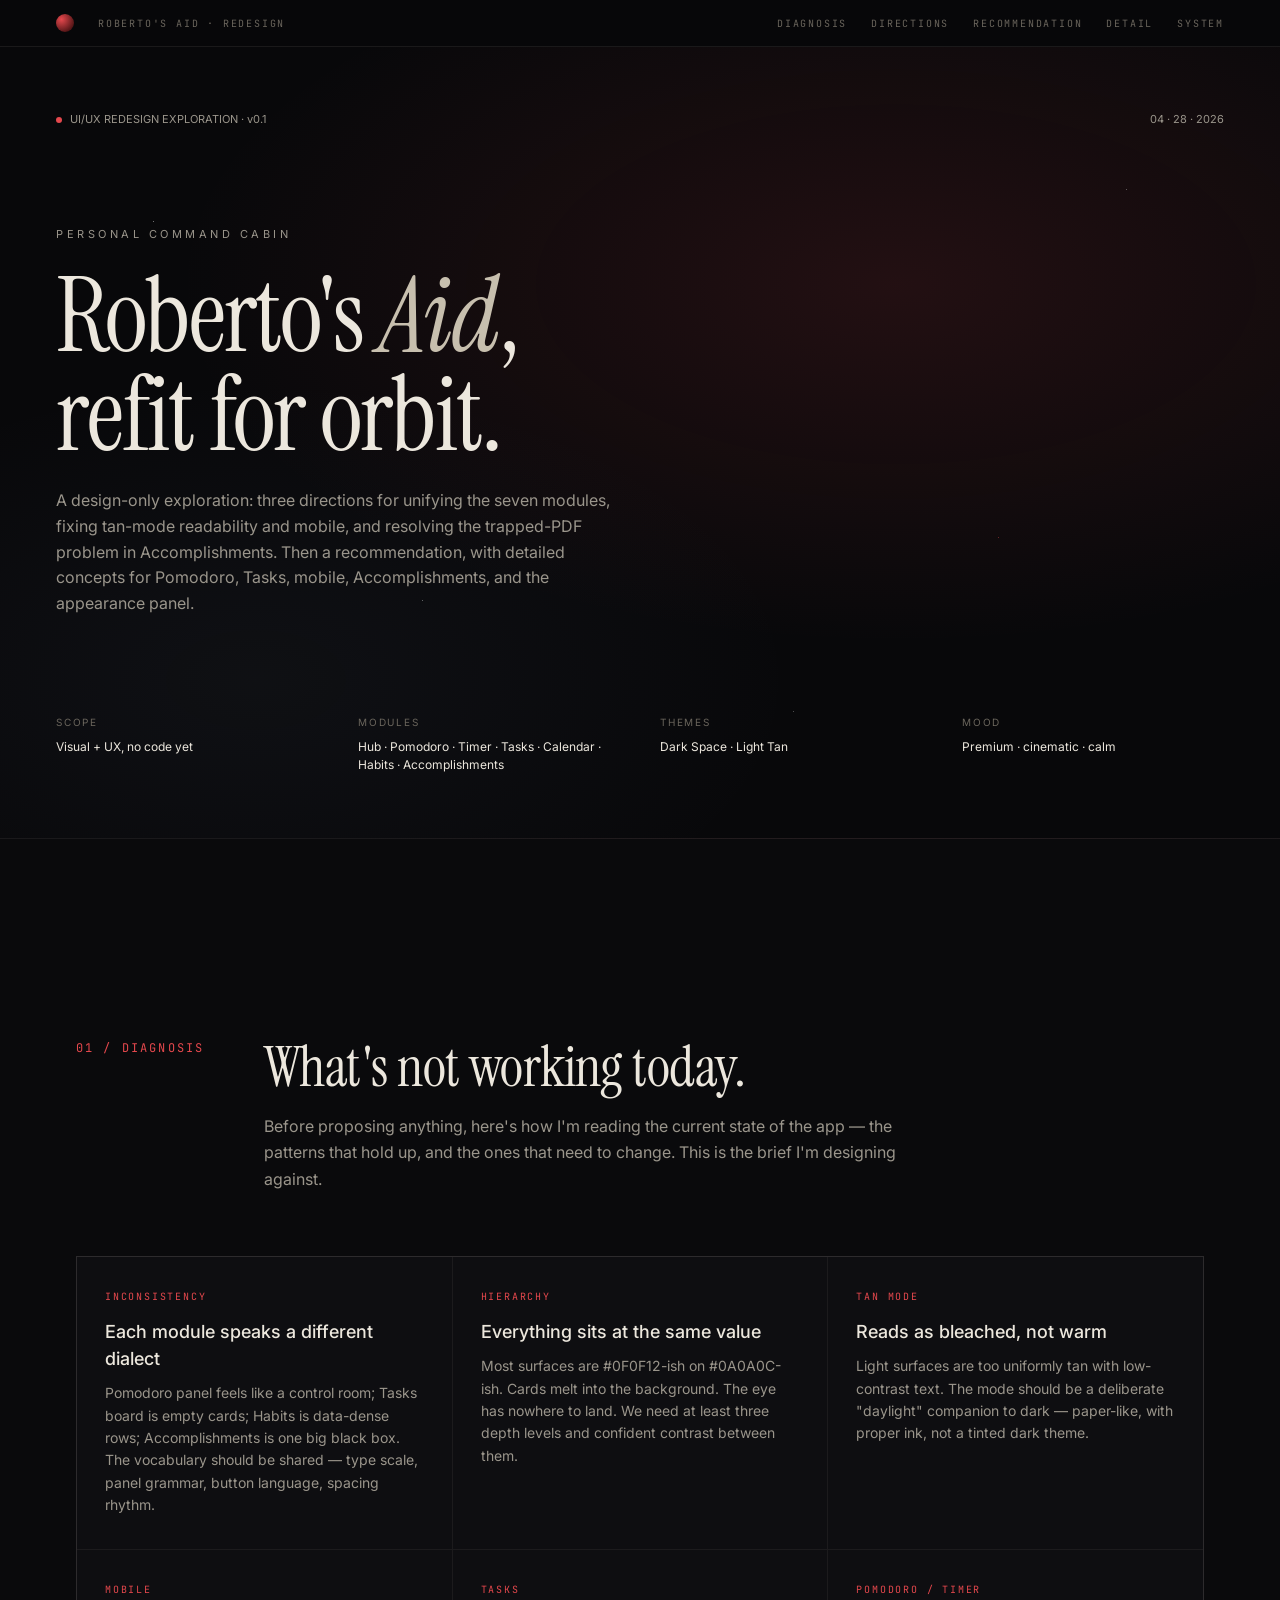
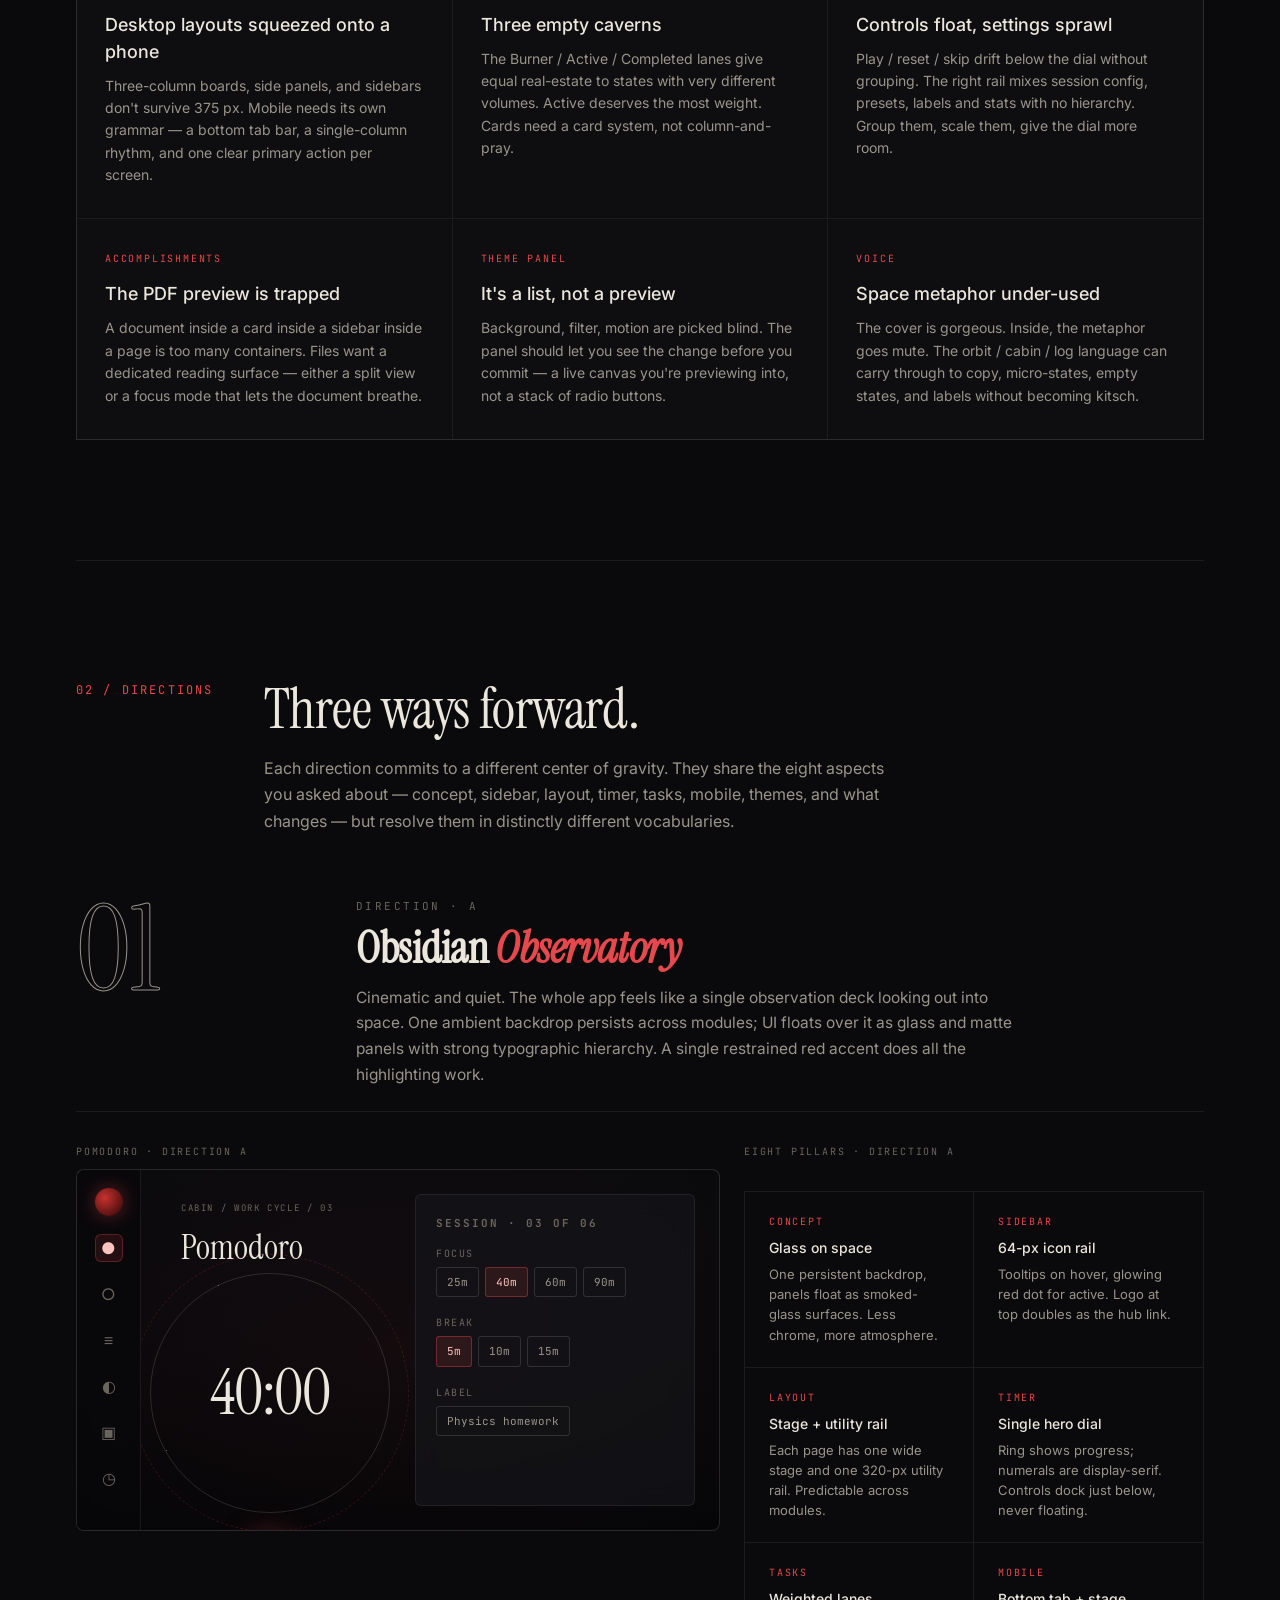
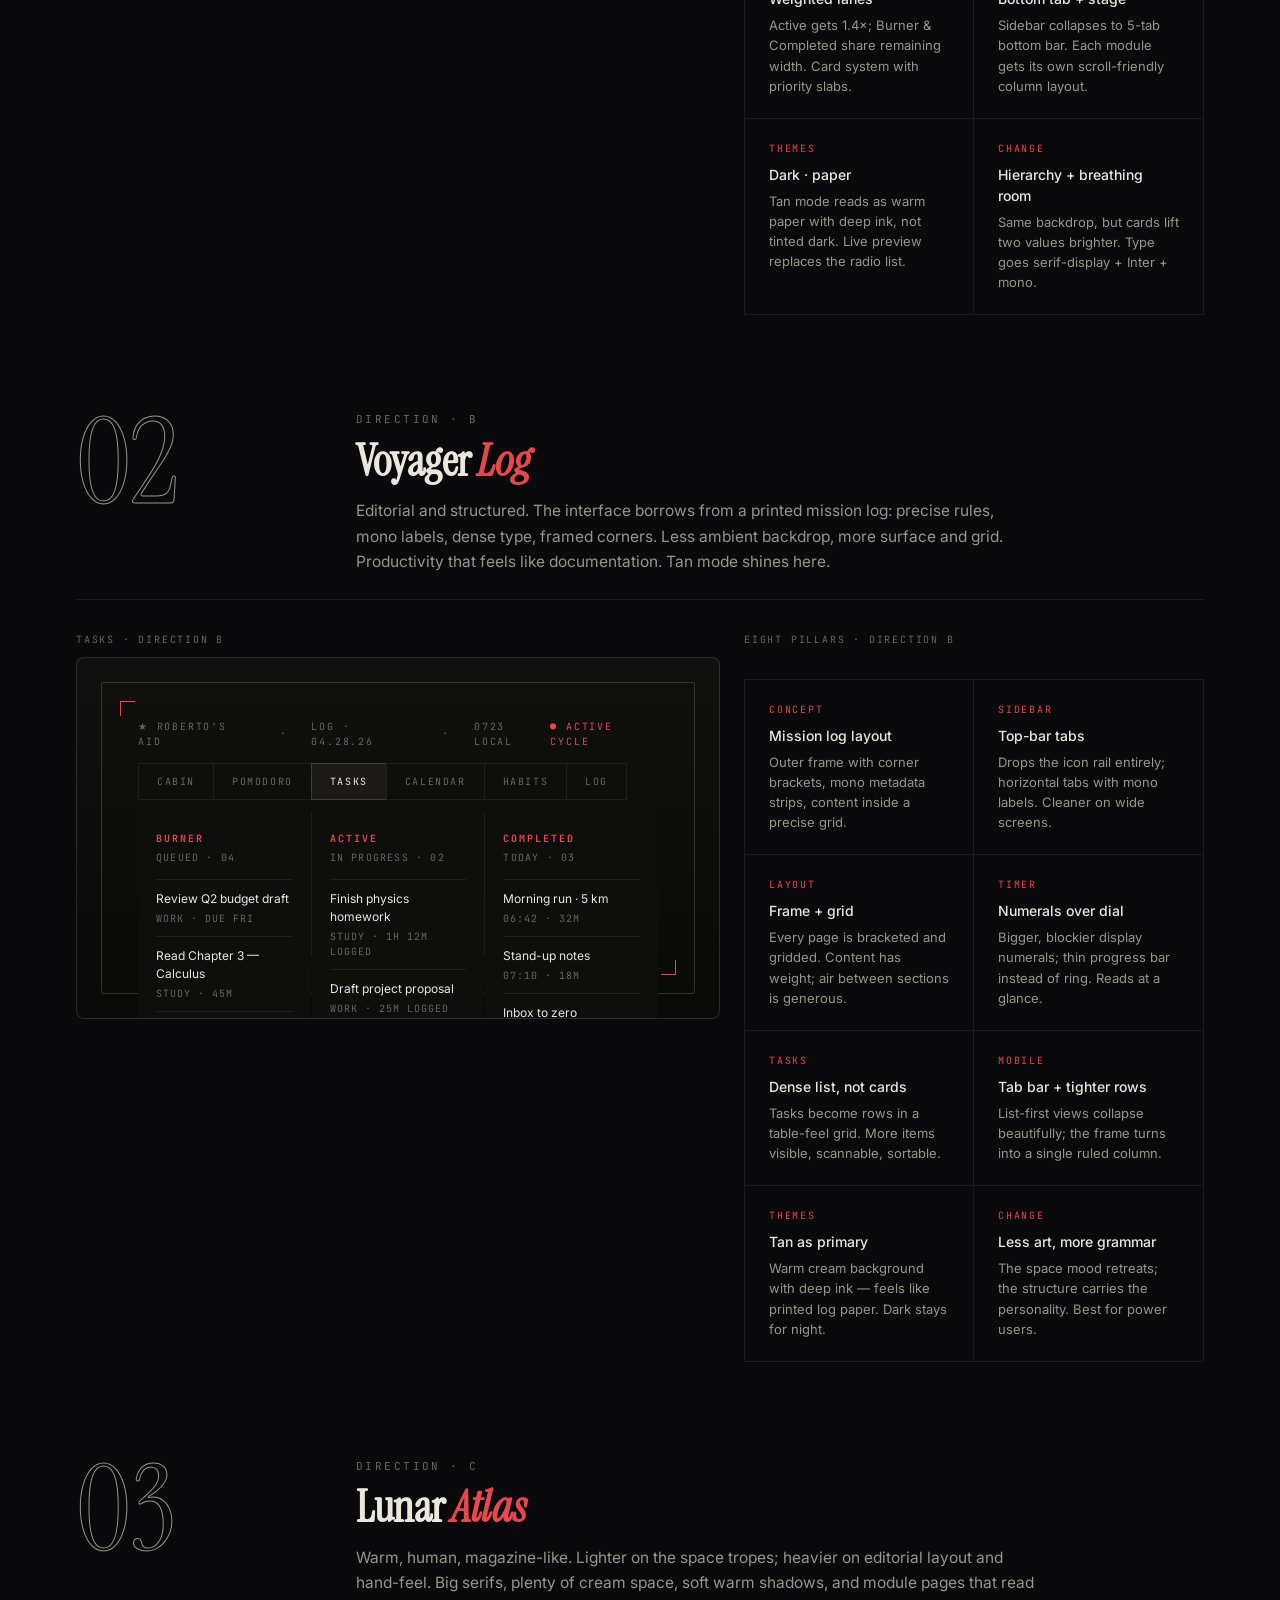
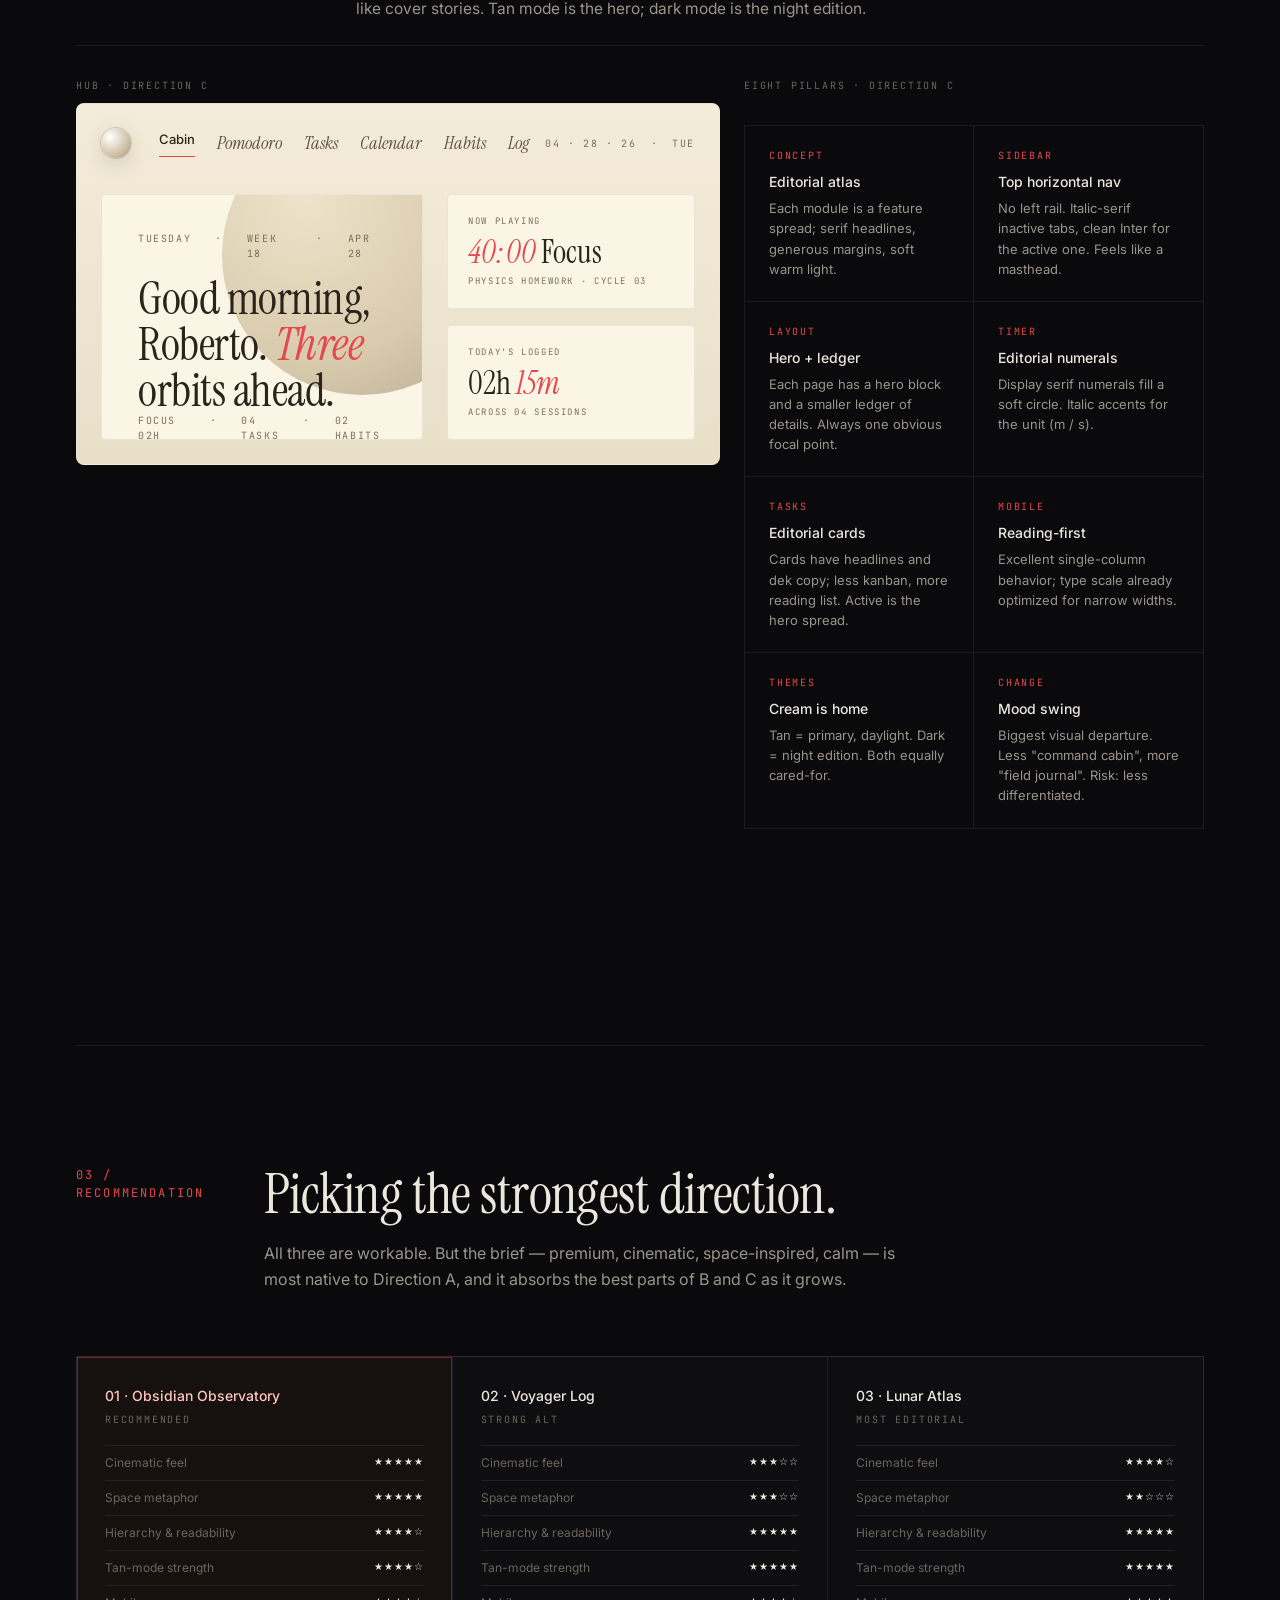
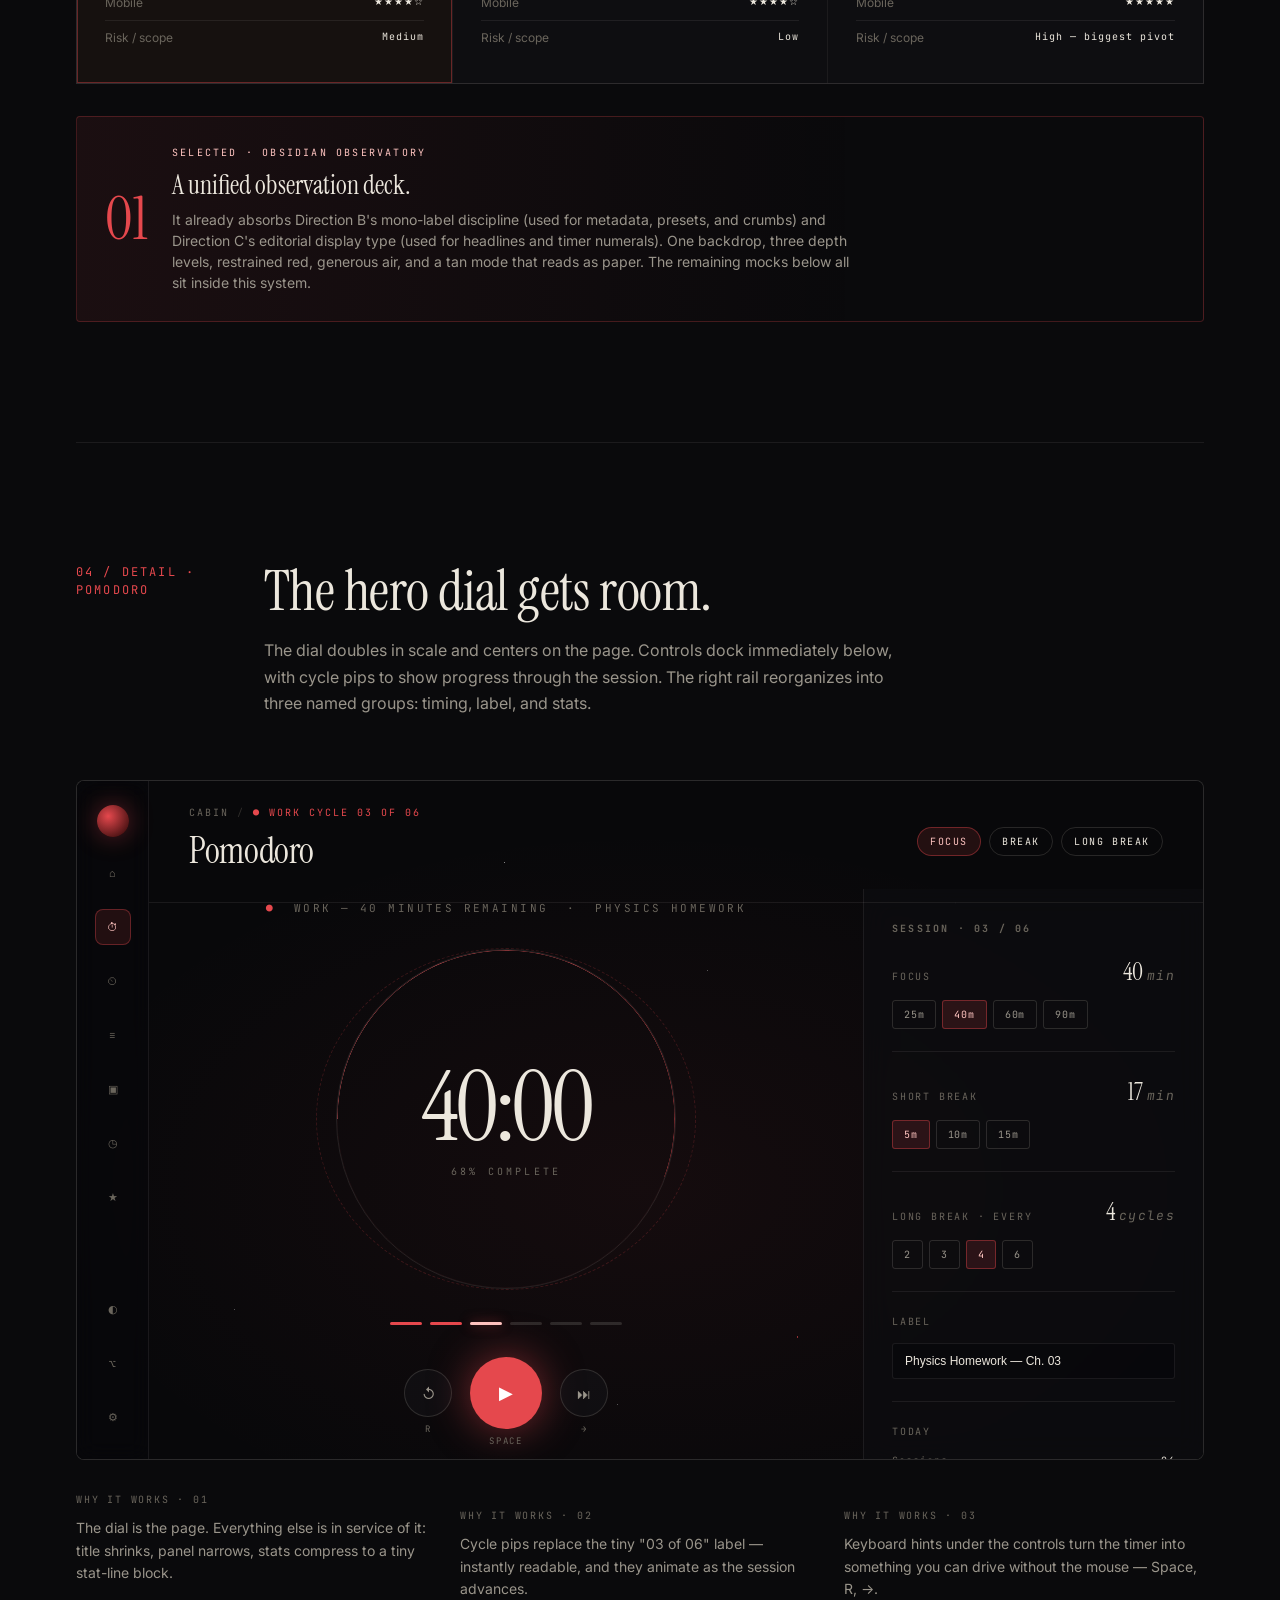
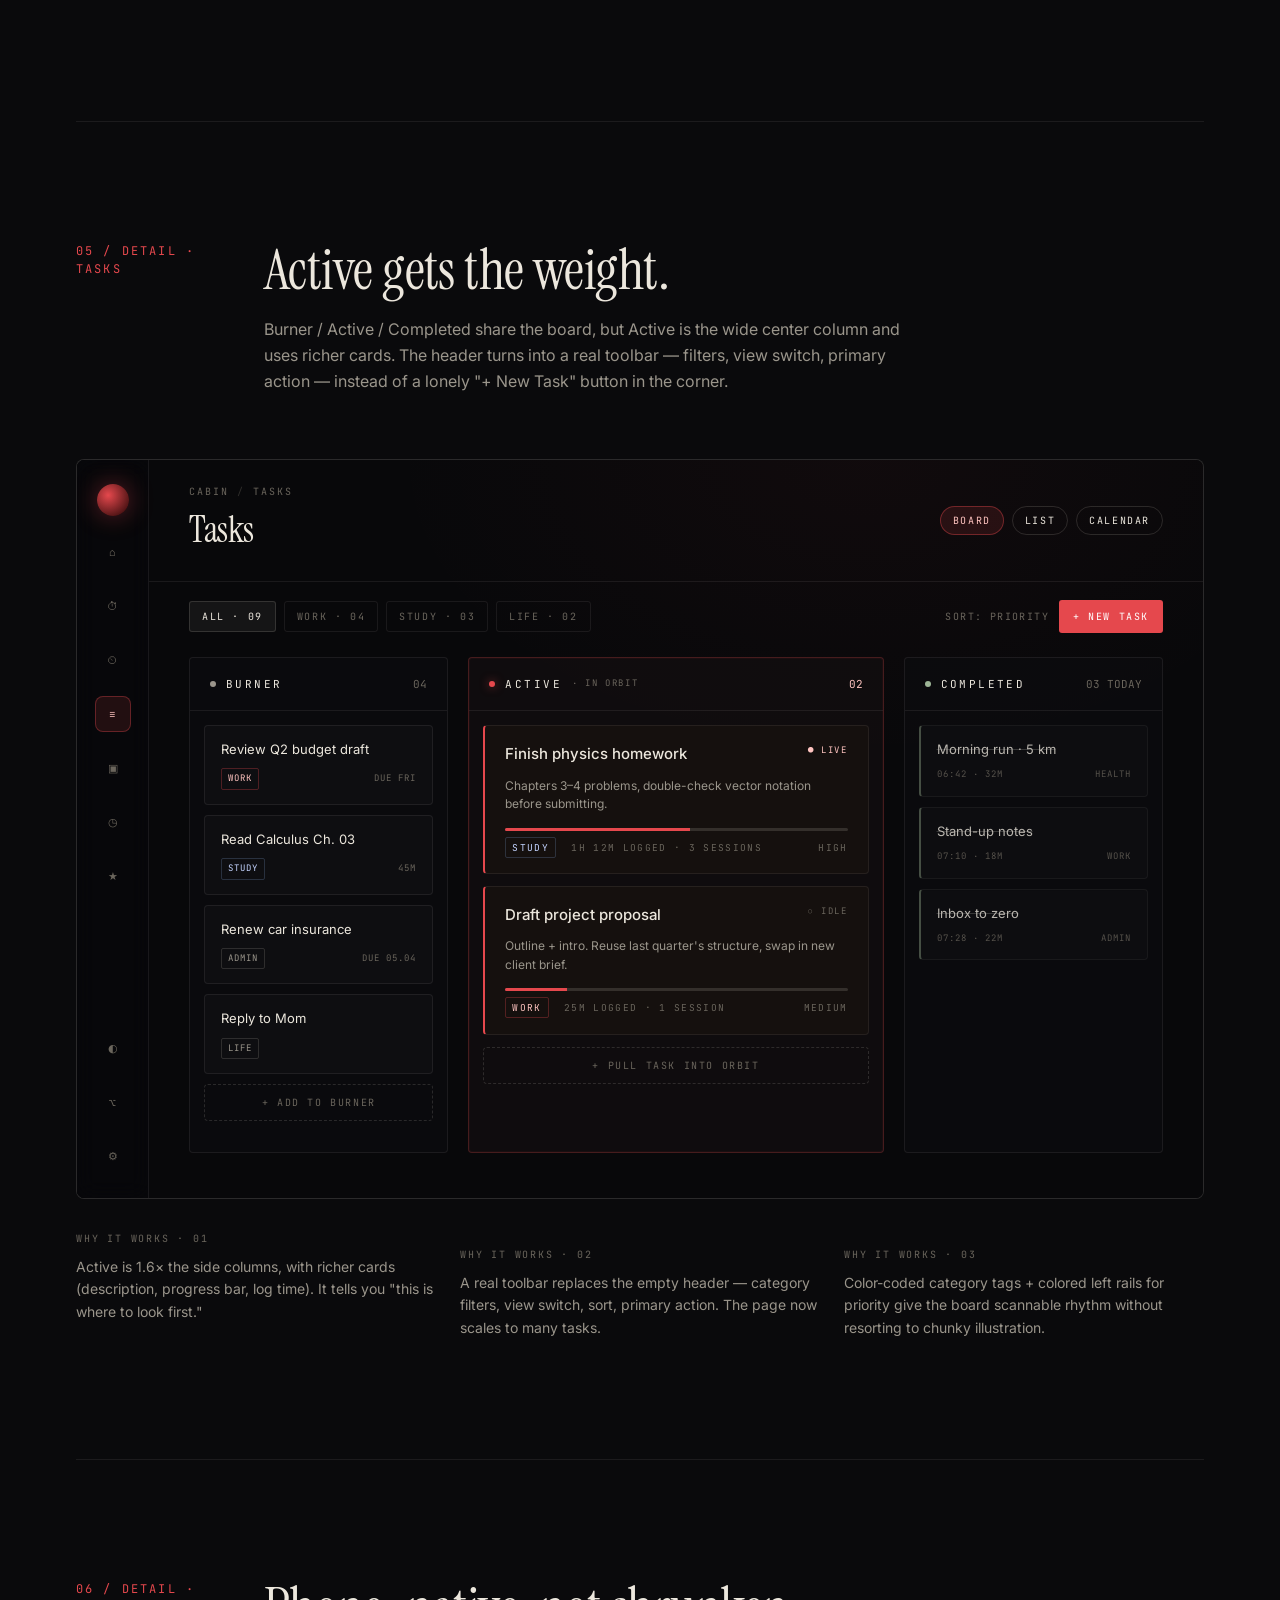
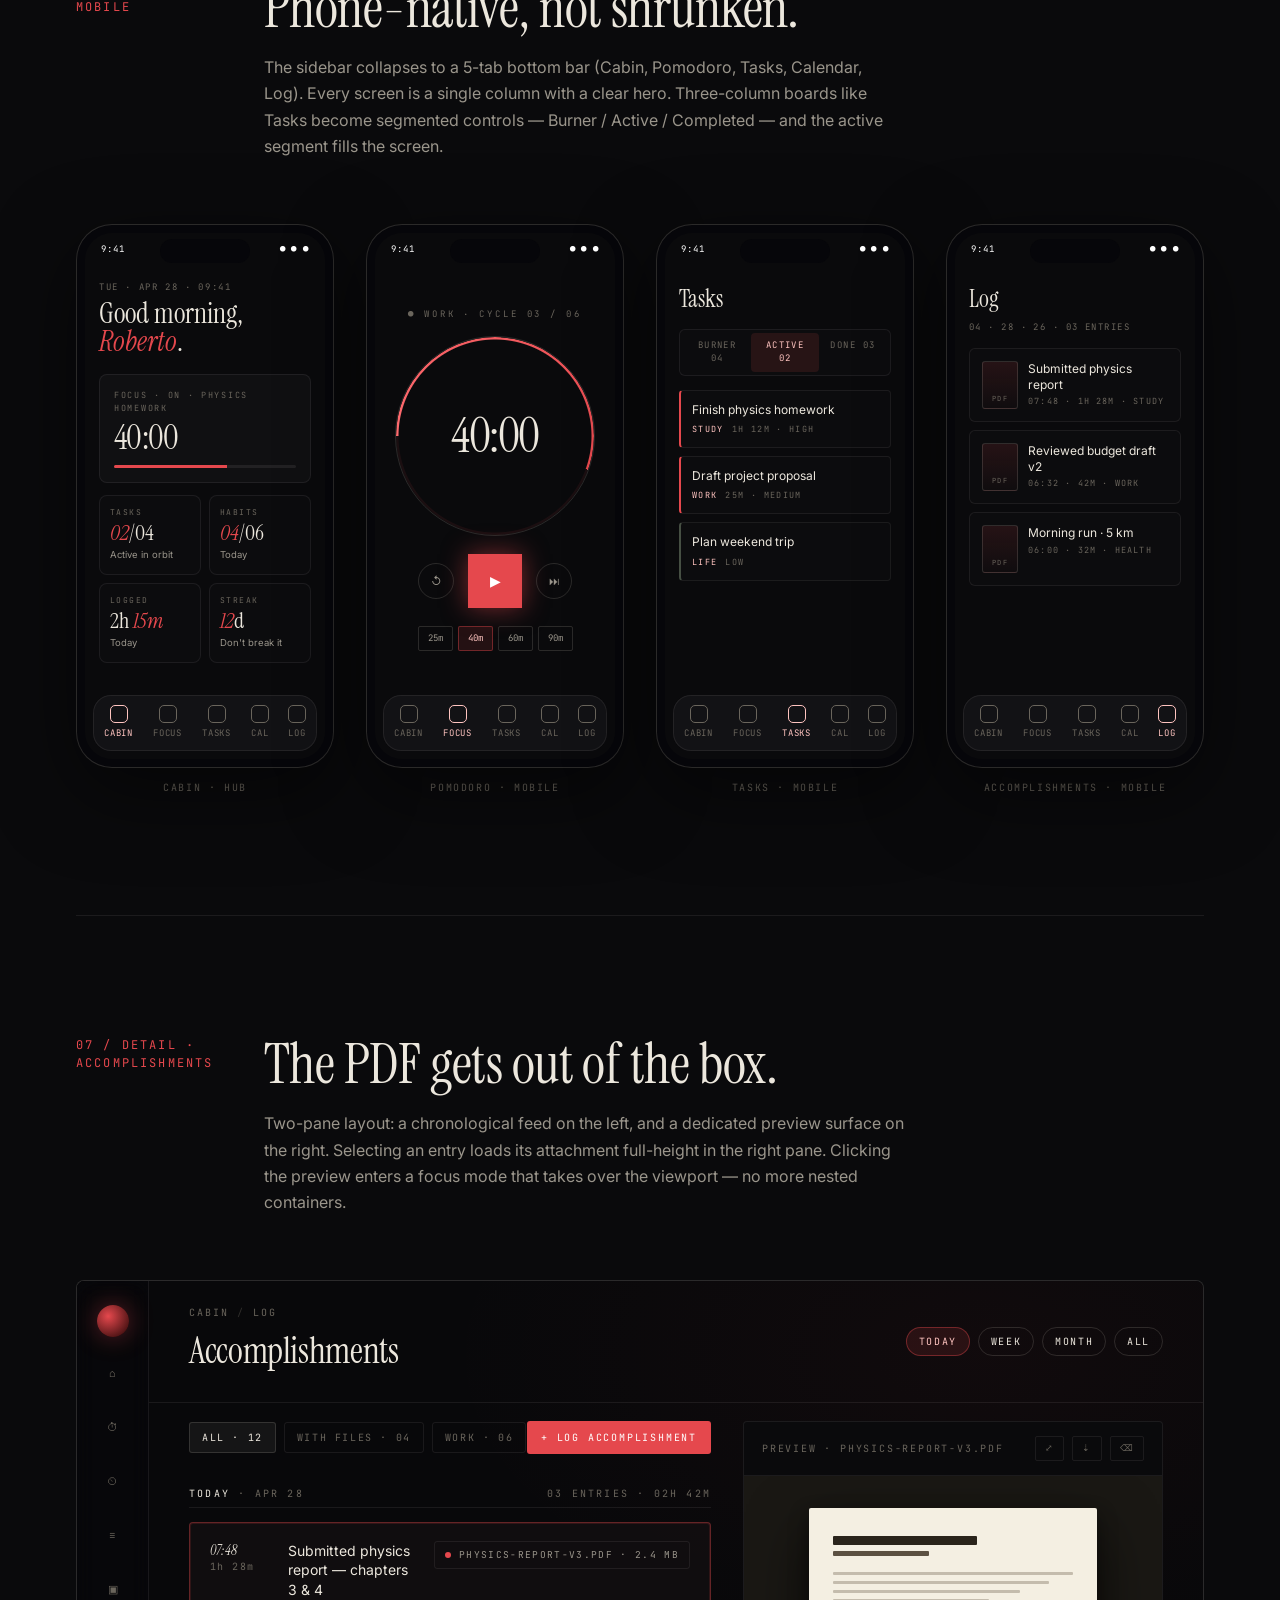
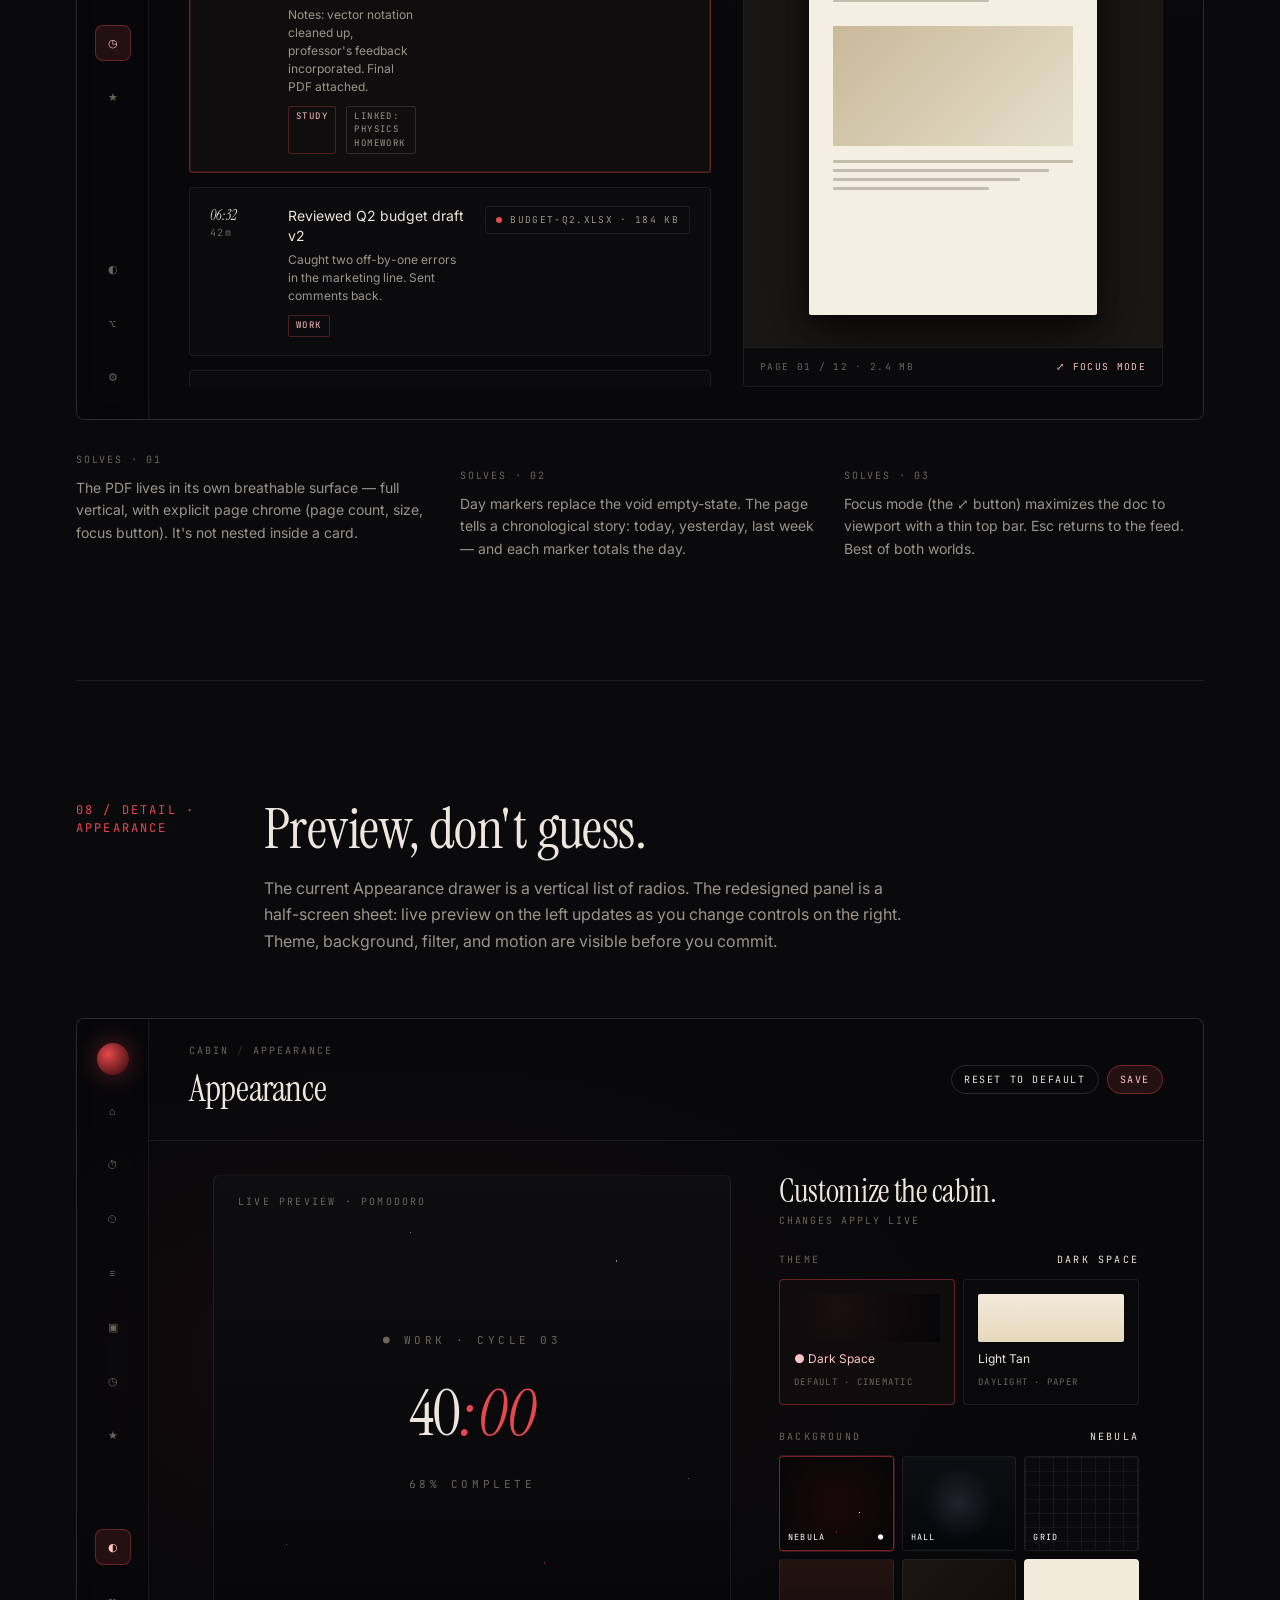
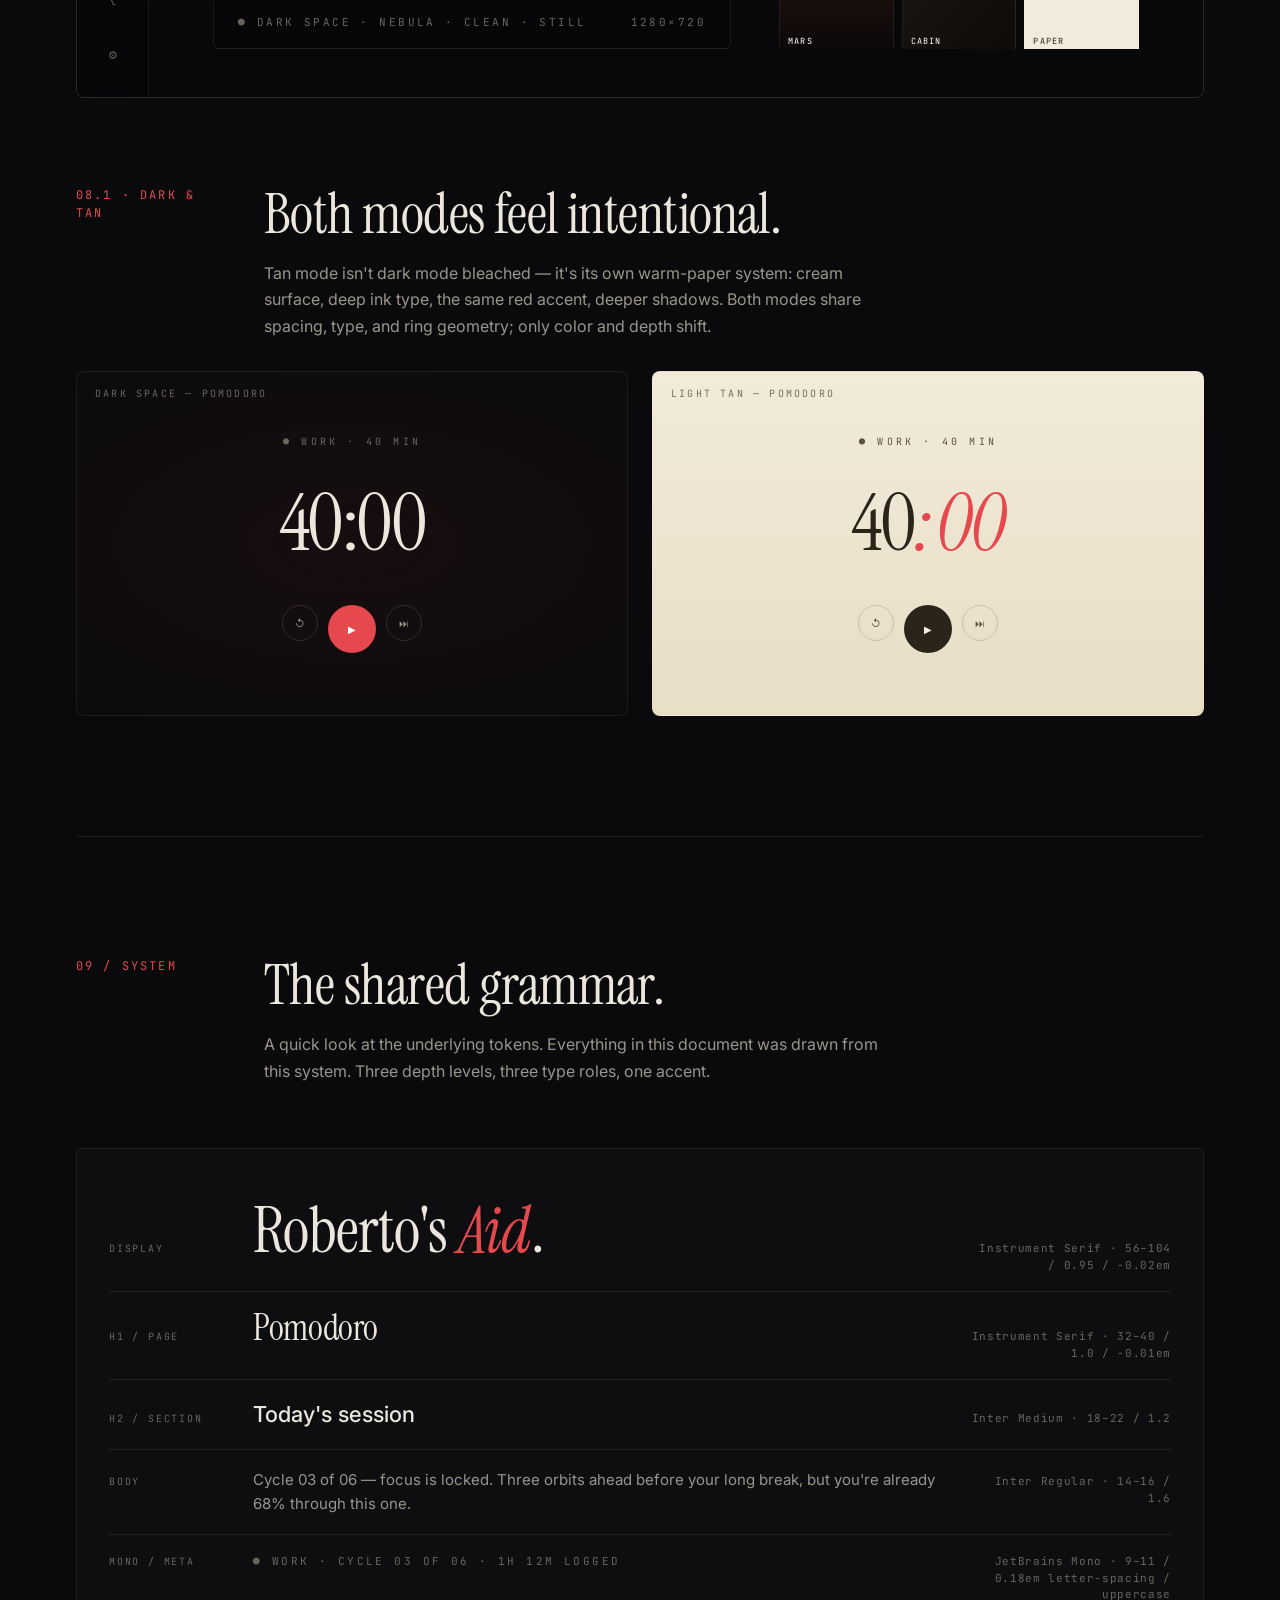
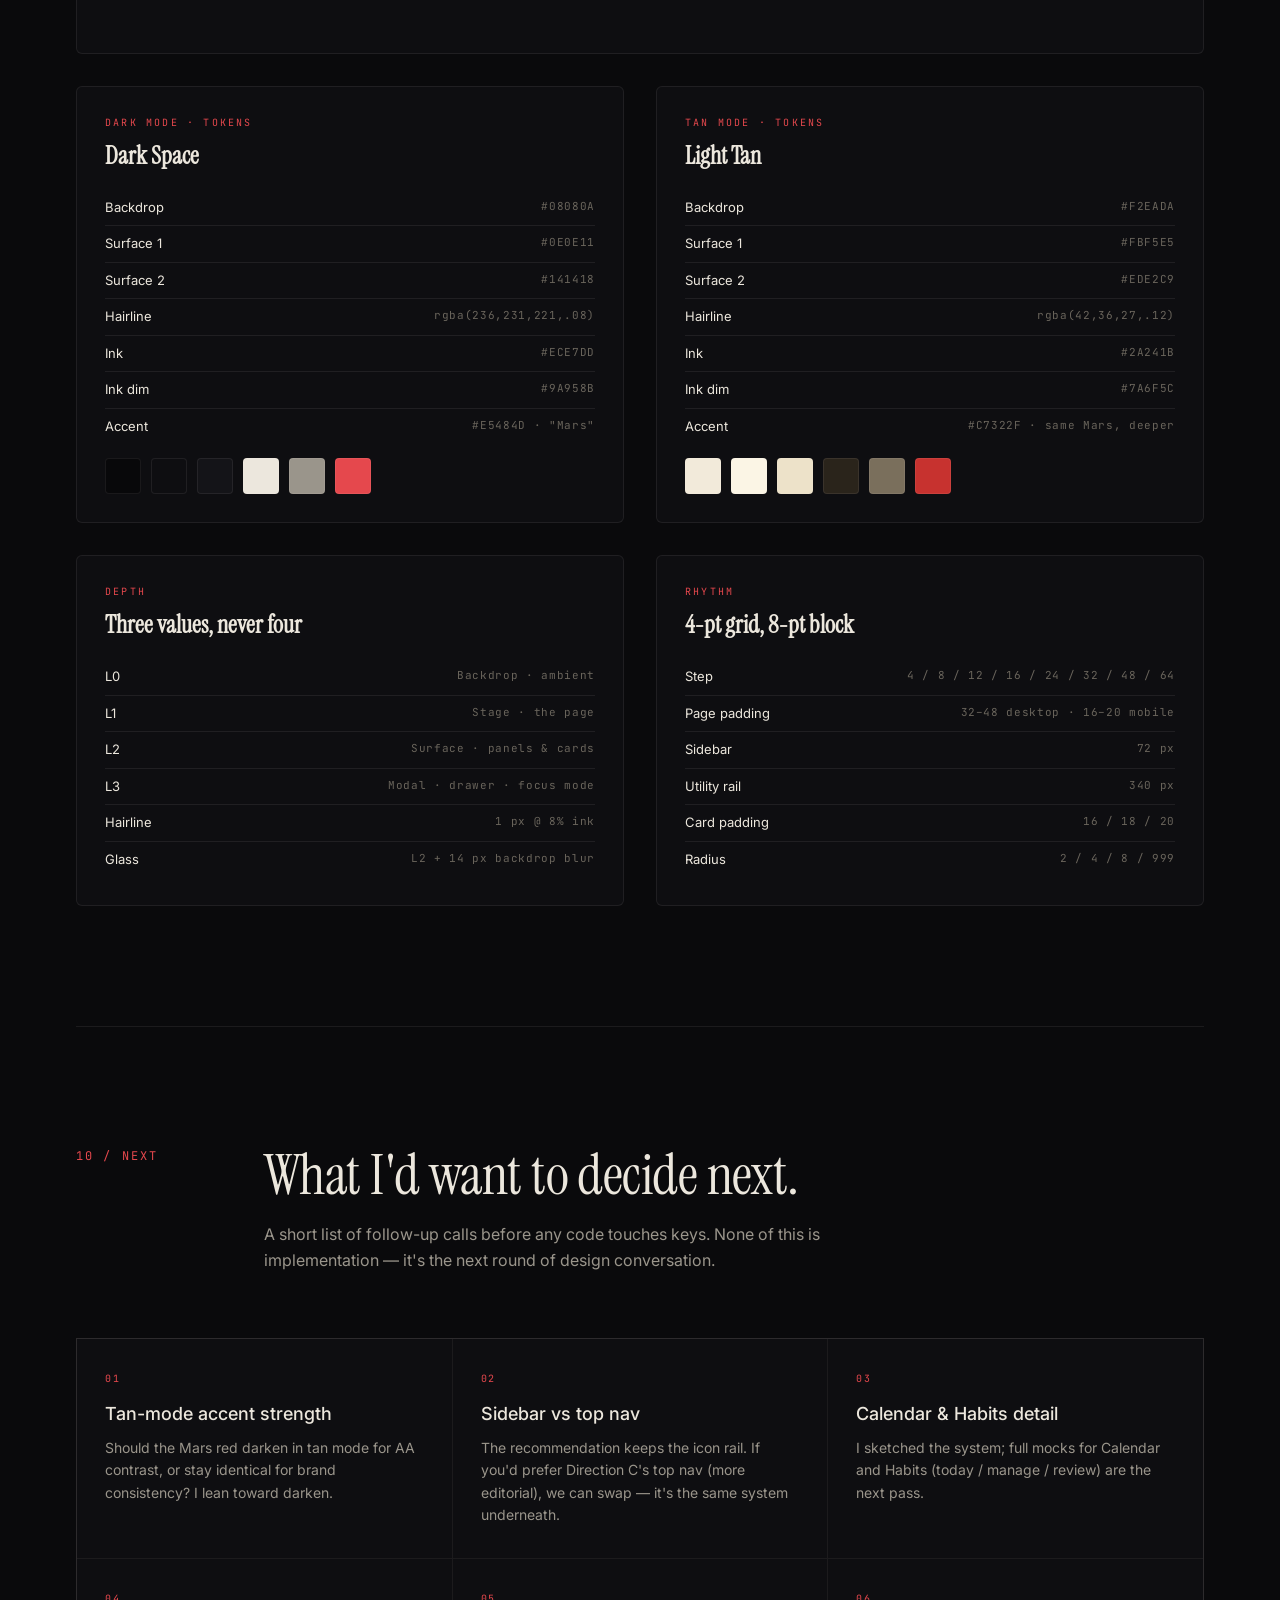
<file: Roberto's Aid - Redesign Exploration.html>
<!doctype html>
<html lang="en">
<head>
<meta charset="utf-8" />
<meta name="viewport" content="width=device-width,initial-scale=1" />
<title>Roberto's Aid — Redesign Exploration</title>
<link rel="preconnect" href="https://fonts.googleapis.com">
<link rel="preconnect" href="https://fonts.gstatic.com" crossorigin>
<link href="https://fonts.googleapis.com/css2?family=Instrument+Serif:ital@0;1&family=Inter:wght@300;400;500;600;700&family=JetBrains+Mono:wght@300;400;500&display=swap" rel="stylesheet">
<style>
  :root{
    --ink:#ECE7DD;
    --ink-dim:#9A958B;
    --ink-mute:#6A655C;
    --bg:#0A0A0C;
    --bg-2:#0E0E11;
    --panel:#141418;
    --panel-2:#1A1A1F;
    --line:rgba(236,231,221,.08);
    --line-2:rgba(236,231,221,.14);
    --red:#E5484D;
    --red-soft:#A23339;
    --tan:#E9DDC7;
    --tan-bg:#F2EADA;
    --tan-ink:#2A241B;
    --tan-line:rgba(42,36,27,.12);
  }
  *{box-sizing:border-box;margin:0;padding:0}
  html,body{background:var(--bg);color:var(--ink);font-family:'Inter',sans-serif;font-weight:400;-webkit-font-smoothing:antialiased;line-height:1.5}
  .mono{font-family:'JetBrains Mono',monospace;letter-spacing:.04em}
  .serif{font-family:'Instrument Serif',serif;font-weight:400}
  .doc{max-width:1240px;margin:0 auto;padding:80px 56px 160px}
  /* ===== Cover ===== */
  .cover{
    min-height:88vh;display:flex;flex-direction:column;justify-content:space-between;
    padding:64px 56px;
    background:
      radial-gradient(1200px 600px at 70% 30%, rgba(229,72,77,.12), transparent 60%),
      radial-gradient(900px 500px at 20% 80%, rgba(120,140,180,.06), transparent 60%),
      #08080A;
    border-bottom:1px solid var(--line);
    position:relative;overflow:hidden;
  }
  .cover::before{
    content:"";position:absolute;inset:0;
    background-image:
      radial-gradient(1px 1px at 12% 22%, rgba(255,255,255,.6) 50%, transparent 51%),
      radial-gradient(1px 1px at 88% 18%, rgba(255,255,255,.45) 50%, transparent 51%),
      radial-gradient(1px 1px at 33% 70%, rgba(255,255,255,.5) 50%, transparent 51%),
      radial-gradient(1px 1px at 62% 84%, rgba(255,255,255,.4) 50%, transparent 51%),
      radial-gradient(1px 1px at 78% 62%, rgba(229,72,77,.6) 50%, transparent 51%),
      radial-gradient(1px 1px at 22% 48%, rgba(255,255,255,.35) 50%, transparent 51%);
    opacity:.7;
  }
  .cover-meta{display:flex;justify-content:space-between;align-items:flex-start;font-size:11px;color:var(--ink-dim);position:relative;z-index:1}
  .cover-meta .dot{display:inline-block;width:6px;height:6px;border-radius:50%;background:var(--red);margin-right:8px;vertical-align:middle}
  .cover-title{position:relative;z-index:1}
  .cover-title .eyebrow{font-size:11px;letter-spacing:.32em;color:var(--ink-dim);margin-bottom:24px;text-transform:uppercase}
  .cover-title h1{font-family:'Instrument Serif',serif;font-size:104px;line-height:.95;font-weight:400;letter-spacing:-.02em}
  .cover-title h1 em{font-style:italic;color:#C7BFAE}
  .cover-title .sub{margin-top:24px;color:var(--ink-dim);max-width:560px;font-size:16px;line-height:1.6}
  .cover-foot{display:grid;grid-template-columns:repeat(4,1fr);gap:40px;position:relative;z-index:1;font-size:12px}
  .cover-foot .k{color:var(--ink-mute);text-transform:uppercase;letter-spacing:.18em;margin-bottom:8px;font-size:10px}
  .cover-foot .v{color:var(--ink)}

  /* ===== Section scaffolding ===== */
  section{padding:120px 0;border-bottom:1px solid var(--line)}
  .section-head{display:grid;grid-template-columns:140px 1fr;gap:48px;margin-bottom:64px;align-items:start}
  .section-head .num{font-family:'JetBrains Mono',monospace;color:var(--red);font-size:12px;letter-spacing:.18em}
  .section-head h2{font-family:'Instrument Serif',serif;font-size:56px;line-height:1;font-weight:400;letter-spacing:-.01em}
  .section-head .lede{margin-top:18px;color:var(--ink-dim);max-width:640px;font-size:16px;line-height:1.65}

  /* ===== Diagnosis grid ===== */
  .diag{display:grid;grid-template-columns:repeat(3,1fr);gap:1px;background:var(--line);border:1px solid var(--line)}
  .diag .cell{background:var(--bg-2);padding:32px 28px}
  .diag .cell .tag{font-family:'JetBrains Mono',monospace;font-size:10px;letter-spacing:.18em;color:var(--red);margin-bottom:14px;text-transform:uppercase}
  .diag .cell h3{font-size:18px;font-weight:500;margin-bottom:10px}
  .diag .cell p{color:var(--ink-dim);font-size:14px;line-height:1.6}

  /* ===== Direction cards ===== */
  .direction{margin-bottom:96px}
  .dir-head{display:grid;grid-template-columns:240px 1fr;gap:40px;margin-bottom:32px;padding-bottom:24px;border-bottom:1px solid var(--line)}
  .dir-num{font-family:'Instrument Serif',serif;font-size:120px;line-height:.85;color:transparent;-webkit-text-stroke:1px var(--ink-dim)}
  .dir-name .label{font-family:'JetBrains Mono',monospace;font-size:11px;letter-spacing:.22em;color:var(--ink-mute);text-transform:uppercase;margin-bottom:10px}
  .dir-name h3{font-family:'Instrument Serif',serif;font-size:44px;line-height:1.05;letter-spacing:-.01em;margin-bottom:14px}
  .dir-name h3 em{font-style:italic;color:var(--red)}
  .dir-name p{color:var(--ink-dim);max-width:680px;font-size:15.5px;line-height:1.65}

  /* mock frame */
  .mock{
    position:relative;border:1px solid var(--line-2);border-radius:8px;overflow:hidden;
    aspect-ratio:16/9;background:#0B0B0E;
  }
  .mock-row{display:grid;grid-template-columns:1.4fr 1fr;gap:24px;margin-top:24px}
  .mock-cap{font-family:'JetBrains Mono',monospace;font-size:10px;letter-spacing:.18em;color:var(--ink-mute);text-transform:uppercase;margin-bottom:10px}

  /* --- 8-pillar grid --- */
  .pillars{display:grid;grid-template-columns:repeat(2,1fr);gap:0;margin-top:32px;border:1px solid var(--line)}
  .pillar{padding:22px 24px;border-bottom:1px solid var(--line);border-right:1px solid var(--line);min-height:140px}
  .pillar:nth-child(2n){border-right:none}
  .pillar:nth-last-child(-n+2){border-bottom:none}
  .pillar .pl{font-family:'JetBrains Mono',monospace;font-size:10px;color:var(--red);letter-spacing:.18em;text-transform:uppercase;margin-bottom:8px}
  .pillar .pn{font-size:14px;font-weight:500;margin-bottom:6px;color:var(--ink)}
  .pillar .pd{font-size:13px;color:var(--ink-dim);line-height:1.55}

  /* swatches */
  .swatch-row{display:flex;gap:10px;margin-top:14px;flex-wrap:wrap}
  .sw{width:36px;height:36px;border-radius:4px;border:1px solid var(--line)}
  .sw-lg{width:auto;flex:1;height:48px;border-radius:4px;display:flex;align-items:flex-end;padding:6px 8px;font-family:'JetBrains Mono',monospace;font-size:9px;color:rgba(255,255,255,.7)}

  /* ============ DIRECTION 1 — OBSIDIAN OBSERVATORY ============ */
  .d1 .mock{
    background:
      radial-gradient(800px 400px at 50% 50%, rgba(229,72,77,.05), transparent 60%),
      linear-gradient(180deg,#0A0A0D, #050507);
  }
  .d1 .mock::before{
    content:"";position:absolute;inset:0;
    background-image:
      radial-gradient(1px 1px at 8% 14%,rgba(255,255,255,.4) 50%,transparent 51%),
      radial-gradient(1px 1px at 22% 32%,rgba(255,255,255,.3) 50%,transparent 51%),
      radial-gradient(1px 1px at 38% 12%,rgba(255,255,255,.5) 50%,transparent 51%),
      radial-gradient(1px 1px at 56% 28%,rgba(255,255,255,.3) 50%,transparent 51%),
      radial-gradient(1px 1px at 78% 18%,rgba(255,255,255,.4) 50%,transparent 51%),
      radial-gradient(1px 1px at 92% 64%,rgba(255,255,255,.35) 50%,transparent 51%),
      radial-gradient(1px 1px at 14% 78%,rgba(255,255,255,.3) 50%,transparent 51%),
      radial-gradient(1.5px 1.5px at 64% 82%,rgba(229,72,77,.6) 50%,transparent 51%);
  }
  .d1 .nav{position:absolute;left:0;top:0;bottom:0;width:64px;border-right:1px solid var(--line);background:rgba(8,8,10,.7);backdrop-filter:blur(8px);display:flex;flex-direction:column;align-items:center;padding:18px 0;gap:18px;z-index:2}
  .d1 .nav .logo{width:28px;height:28px;border-radius:50%;background:radial-gradient(circle at 35% 35%, #C7322F, #2A0506);box-shadow:0 0 20px rgba(229,72,77,.4)}
  .d1 .nav .ni{width:28px;height:28px;border-radius:6px;display:flex;align-items:center;justify-content:center;color:var(--ink-mute)}
  .d1 .nav .ni.active{background:rgba(229,72,77,.12);color:#FFC4C0;box-shadow:inset 0 0 0 1px rgba(229,72,77,.3)}
  .d1 .stage{position:absolute;inset:0 320px 0 64px;display:flex;flex-direction:column;padding:32px 40px;z-index:1}
  .d1 .crumb{font-family:'JetBrains Mono',monospace;font-size:9px;color:var(--ink-mute);letter-spacing:.18em;text-transform:uppercase}
  .d1 .pgtitle{font-family:'Instrument Serif',serif;font-size:34px;margin-top:6px}
  .d1 .ring-wrap{flex:1;display:flex;align-items:center;justify-content:center;flex-direction:column;gap:24px}
  .d1 .ring{width:240px;height:240px;border-radius:50%;border:1px solid var(--line-2);position:relative;display:flex;align-items:center;justify-content:center}
  .d1 .ring::before{content:"";position:absolute;inset:-20px;border-radius:50%;border:1px dashed rgba(229,72,77,.18)}
  .d1 .ring::after{
    content:"";position:absolute;inset:0;border-radius:50%;
    background:conic-gradient(from -90deg, var(--red) 0deg, var(--red) 252deg, transparent 252deg, transparent 360deg);
    -webkit-mask:radial-gradient(circle, transparent 119px, #000 120px);
    mask:radial-gradient(circle, transparent 119px, #000 120px);
    opacity:.85;
  }
  .d1 .time{font-family:'Instrument Serif',serif;font-size:64px;letter-spacing:-.02em;position:relative;z-index:1}
  .d1 .ctrls{display:flex;gap:14px;align-items:center}
  .d1 .ctrls .b{width:36px;height:36px;border-radius:50%;border:1px solid var(--line-2);display:flex;align-items:center;justify-content:center;color:var(--ink-dim);font-size:11px}
  .d1 .ctrls .play{width:48px;height:48px;background:var(--red);border:none;color:#fff;box-shadow:0 0 30px rgba(229,72,77,.5)}
  .d1 .panel{position:absolute;top:24px;right:24px;bottom:24px;width:280px;background:rgba(20,20,24,.75);backdrop-filter:blur(14px);border:1px solid var(--line);border-radius:6px;padding:20px;z-index:2}
  .d1 .panel h4{font-size:11px;letter-spacing:.18em;color:var(--ink-mute);font-family:'JetBrains Mono',monospace;text-transform:uppercase;margin-bottom:14px}
  .d1 .pgrp{margin-bottom:18px}
  .d1 .pgrp .lab{font-size:10px;color:var(--ink-mute);font-family:'JetBrains Mono',monospace;letter-spacing:.16em;text-transform:uppercase;margin-bottom:6px}
  .d1 .pgrp .row{display:flex;gap:6px;flex-wrap:wrap}
  .d1 .chip{font-size:11px;padding:6px 10px;border:1px solid var(--line-2);border-radius:3px;color:var(--ink-dim);font-family:'JetBrains Mono',monospace}
  .d1 .chip.on{background:rgba(229,72,77,.12);border-color:rgba(229,72,77,.4);color:#FFC4C0}

  /* ============ DIRECTION 2 — VOYAGER LOG ============ */
  .d2 .mock{background:linear-gradient(180deg,#10100E,#0A0A09)}
  .d2 .frame{position:absolute;inset:24px;border:1px solid rgba(233,221,199,.18);border-radius:2px}
  .d2 .corners::before,.d2 .corners::after{content:"";position:absolute;width:14px;height:14px}
  .d2 .corners::before{top:18px;left:18px;border-top:1px solid var(--red);border-left:1px solid var(--red)}
  .d2 .corners::after{bottom:18px;right:18px;border-bottom:1px solid var(--red);border-right:1px solid var(--red)}
  .d2 .topbar{position:absolute;top:36px;left:36px;right:36px;display:flex;justify-content:space-between;align-items:center;z-index:2}
  .d2 .topbar .l{display:flex;gap:24px;align-items:center;font-family:'JetBrains Mono',monospace;font-size:10px;letter-spacing:.18em;color:var(--ink-mute);text-transform:uppercase}
  .d2 .topbar .r{font-family:'JetBrains Mono',monospace;font-size:10px;color:var(--red);letter-spacing:.18em}
  .d2 .tabs{position:absolute;top:80px;left:36px;display:flex;gap:0;z-index:2}
  .d2 .tab{padding:10px 18px;border:1px solid var(--line);border-right:none;font-family:'JetBrains Mono',monospace;font-size:10px;letter-spacing:.16em;color:var(--ink-mute);text-transform:uppercase}
  .d2 .tab:last-child{border-right:1px solid var(--line)}
  .d2 .tab.on{background:rgba(233,221,199,.06);color:var(--ink);border-color:rgba(233,221,199,.18)}
  .d2 .body{position:absolute;inset:130px 36px 36px 36px;display:grid;grid-template-columns:1fr 1fr 1fr;gap:1px;background:var(--line)}
  .d2 .col{background:#0E0E0C;padding:18px}
  .d2 .col h5{font-family:'JetBrains Mono',monospace;font-size:10px;letter-spacing:.2em;color:var(--red);margin-bottom:4px;text-transform:uppercase}
  .d2 .col .csub{font-size:10px;color:var(--ink-mute);font-family:'JetBrains Mono',monospace;margin-bottom:14px;letter-spacing:.12em}
  .d2 .task{padding:10px 0;border-top:1px solid var(--line);font-size:12px;color:var(--ink)}
  .d2 .task:first-of-type{border-top:none}
  .d2 .task .t1{font-size:12px;margin-bottom:3px}
  .d2 .task .t2{font-size:10px;color:var(--ink-mute);font-family:'JetBrains Mono',monospace;letter-spacing:.1em}

  /* ============ DIRECTION 3 — LUNAR ATLAS ============ */
  .d3 .mock{background:linear-gradient(180deg,#F4ECDA,#E8DFC9)}
  .d3 .nav{position:absolute;top:24px;left:24px;right:24px;display:flex;justify-content:space-between;align-items:center;z-index:2}
  .d3 .navL{display:flex;gap:28px;align-items:center}
  .d3 .navL .l{width:30px;height:30px;border-radius:50%;background:radial-gradient(circle at 30% 30%,#fff,#C8B999 70%, #8E7E5D);box-shadow:0 0 0 1px rgba(42,36,27,.15), 0 6px 20px rgba(42,36,27,.15)}
  .d3 .navL nav{display:flex;gap:22px;font-family:'Instrument Serif',serif;font-style:italic;font-size:18px;color:#5C5142}
  .d3 .navL nav .on{color:#2A241B;font-style:normal;font-weight:500;font-family:'Inter',sans-serif;font-size:13px;border-bottom:1px solid var(--red)}
  .d3 .navR{display:flex;gap:14px;font-family:'JetBrains Mono',monospace;font-size:10px;color:#7A6F5C;letter-spacing:.16em;text-transform:uppercase}
  .d3 .hero{position:absolute;top:90px;left:24px;right:24px;bottom:24px;display:grid;grid-template-columns:1.3fr 1fr;gap:24px}
  .d3 .heroL{background:#FBF5E5;border:1px solid rgba(42,36,27,.08);border-radius:4px;padding:36px;display:flex;flex-direction:column;justify-content:space-between;position:relative;overflow:hidden}
  .d3 .heroL::after{
    content:"";position:absolute;right:-80px;top:-80px;width:280px;height:280px;border-radius:50%;
    background:radial-gradient(circle at 30% 30%, #E0D2B0, #B59E73 60%, #6B5C42);
    opacity:.5;
  }
  .d3 .heroL .ttl{font-family:'Instrument Serif',serif;font-size:46px;color:#2A241B;line-height:1;letter-spacing:-.01em;position:relative;z-index:1}
  .d3 .heroL .ttl em{font-style:italic;color:var(--red)}
  .d3 .heroL .meta{display:flex;gap:24px;font-family:'JetBrains Mono',monospace;font-size:10px;letter-spacing:.16em;color:#7A6F5C;text-transform:uppercase;position:relative;z-index:1}
  .d3 .heroR{display:grid;grid-template-rows:1fr 1fr;gap:16px}
  .d3 .card{background:#FBF5E5;border:1px solid rgba(42,36,27,.08);border-radius:4px;padding:20px;display:flex;flex-direction:column;justify-content:space-between}
  .d3 .card .k{font-family:'JetBrains Mono',monospace;font-size:9px;letter-spacing:.18em;color:#7A6F5C;text-transform:uppercase}
  .d3 .card .v{font-family:'Instrument Serif',serif;font-size:32px;color:#2A241B;line-height:1}
  .d3 .card .v em{font-style:italic;color:var(--red)}

  /* ===== Comparison + winner ===== */
  .compare{display:grid;grid-template-columns:repeat(3,1fr);gap:1px;background:var(--line);border:1px solid var(--line);margin-top:48px}
  .compare .col{background:var(--bg-2);padding:28px}
  .compare .col h4{font-size:14px;font-weight:500;margin-bottom:6px}
  .compare .col .sub{font-family:'JetBrains Mono',monospace;font-size:10px;color:var(--ink-mute);letter-spacing:.18em;text-transform:uppercase;margin-bottom:18px}
  .compare .row{display:flex;justify-content:space-between;font-size:12px;padding:8px 0;border-top:1px solid var(--line)}
  .compare .row .k{color:var(--ink-mute)}
  .compare .row .v{color:var(--ink);font-family:'JetBrains Mono',monospace;font-size:10px;letter-spacing:.1em}
  .compare .col.win{background:#16110F;box-shadow:inset 0 0 0 1px rgba(229,72,77,.4)}
  .compare .col.win h4{color:#FFC4C0}

  /* ===== Detailed mocks ===== */
  .pick-banner{margin:32px 0 0;padding:28px;background:linear-gradient(90deg, rgba(229,72,77,.08), transparent 70%);border:1px solid rgba(229,72,77,.25);border-radius:4px;display:flex;align-items:center;gap:24px}
  .pick-banner .num{font-family:'Instrument Serif',serif;font-size:60px;color:var(--red);line-height:1}
  .pick-banner .t .l{font-family:'JetBrains Mono',monospace;font-size:10px;letter-spacing:.22em;color:#FFC4C0;text-transform:uppercase;margin-bottom:6px}
  .pick-banner .t .h{font-family:'Instrument Serif',serif;font-size:26px;color:var(--ink);margin-bottom:4px}
  .pick-banner .t .d{color:var(--ink-dim);font-size:14px;max-width:680px}

  .mock-detail{aspect-ratio:auto;height:680px;margin-top:32px}
  .mock-detail.wide{height:740px}

  /* ===== Pomodoro detail ===== */
  .pdom{background:radial-gradient(1000px 600px at 50% 60%, rgba(229,72,77,.06), transparent 60%), #08080A; position:absolute;inset:0}
  .pdom::after{
    content:"";position:absolute;inset:0;
    background-image:
      radial-gradient(1px 1px at 8% 14%,rgba(255,255,255,.45) 50%,transparent 51%),
      radial-gradient(1px 1px at 22% 32%,rgba(255,255,255,.3) 50%,transparent 51%),
      radial-gradient(1px 1px at 38% 12%,rgba(255,255,255,.5) 50%,transparent 51%),
      radial-gradient(1px 1px at 56% 28%,rgba(255,255,255,.3) 50%,transparent 51%),
      radial-gradient(1.5px 1.5px at 78% 18%,rgba(255,255,255,.4) 50%,transparent 51%),
      radial-gradient(1px 1px at 92% 64%,rgba(255,255,255,.35) 50%,transparent 51%),
      radial-gradient(1px 1px at 14% 78%,rgba(255,255,255,.3) 50%,transparent 51%),
      radial-gradient(1.5px 1.5px at 64% 82%,rgba(229,72,77,.6) 50%,transparent 51%),
      radial-gradient(1px 1px at 48% 92%,rgba(255,255,255,.3) 50%,transparent 51%);
    pointer-events:none;
  }
  .ddetail .nav{position:absolute;left:0;top:0;bottom:0;width:72px;border-right:1px solid var(--line);background:rgba(8,8,10,.6);backdrop-filter:blur(10px);display:flex;flex-direction:column;align-items:center;padding:24px 0;gap:18px;z-index:3}
  .ddetail .nav .logo{width:32px;height:32px;border-radius:50%;background:radial-gradient(circle at 35% 35%, #E5484D, #220404);box-shadow:0 0 24px rgba(229,72,77,.4)}
  .ddetail .nav .ni{width:36px;height:36px;border-radius:8px;display:flex;align-items:center;justify-content:center;color:var(--ink-mute);font-family:'JetBrains Mono',monospace;font-size:11px}
  .ddetail .nav .ni.active{background:rgba(229,72,77,.12);color:#FFC4C0;box-shadow:inset 0 0 0 1px rgba(229,72,77,.35)}
  .ddetail .nav .spacer{flex:1}
  .ddetail .top{position:absolute;top:0;left:72px;right:0;padding:24px 40px;display:flex;justify-content:space-between;align-items:center;z-index:2;border-bottom:1px solid var(--line)}
  .ddetail .top .crumb{font-family:'JetBrains Mono',monospace;font-size:10px;color:var(--ink-mute);letter-spacing:.2em;text-transform:uppercase}
  .ddetail .top .crumb .live{color:var(--red)}
  .ddetail .top .pgtitle{font-family:'Instrument Serif',serif;font-size:36px;margin-top:4px;letter-spacing:-.01em}
  .ddetail .top .quick{display:flex;gap:8px;align-items:center;font-family:'JetBrains Mono',monospace;font-size:10px;color:var(--ink-mute);letter-spacing:.16em;text-transform:uppercase}
  .ddetail .top .quick .pill{padding:6px 12px;border:1px solid var(--line-2);border-radius:999px;color:var(--ink)}
  .ddetail .top .quick .pill.on{background:rgba(229,72,77,.12);border-color:rgba(229,72,77,.4);color:#FFC4C0}

  .ddetail.is-pdom .stage{position:absolute;left:72px;top:108px;right:340px;bottom:0;display:flex;flex-direction:column;align-items:center;justify-content:center;padding:20px}
  .ddetail.is-pdom .stage .session-line{font-family:'JetBrains Mono',monospace;font-size:11px;color:var(--ink-mute);letter-spacing:.22em;text-transform:uppercase;margin-bottom:32px}
  .ddetail.is-pdom .stage .session-line .live{color:var(--red)}
  .ddetail.is-pdom .ring-outer{width:380px;height:380px;border-radius:50%;border:1px dashed rgba(229,72,77,.2);position:relative;display:flex;align-items:center;justify-content:center}
  .ddetail.is-pdom .ring{width:340px;height:340px;border-radius:50%;border:1px solid rgba(236,231,221,.1);position:relative;display:flex;align-items:center;justify-content:center}
  .ddetail.is-pdom .ring::after{
    content:"";position:absolute;inset:0;border-radius:50%;
    background:conic-gradient(from -90deg, #FF6B6F, var(--red) 200deg, rgba(229,72,77,.1) 200deg);
    -webkit-mask:radial-gradient(circle, transparent 168px, #000 169px);
    mask:radial-gradient(circle, transparent 168px, #000 169px);
  }
  .ddetail.is-pdom .ring .ttime{font-family:'Instrument Serif',serif;font-size:96px;letter-spacing:-.04em;line-height:1;position:relative;z-index:2}
  .ddetail.is-pdom .ring .tlabel{font-family:'JetBrains Mono',monospace;font-size:10px;color:var(--ink-mute);letter-spacing:.32em;text-transform:uppercase;margin-top:8px;text-align:center;position:relative;z-index:2}
  .ddetail.is-pdom .pips{display:flex;gap:8px;margin-top:32px}
  .ddetail.is-pdom .pips .p{width:32px;height:3px;background:var(--line-2);border-radius:2px}
  .ddetail.is-pdom .pips .p.done{background:var(--red)}
  .ddetail.is-pdom .pips .p.now{background:#FFC4C0;box-shadow:0 0 12px rgba(229,72,77,.5)}
  .ddetail.is-pdom .ctrls{display:flex;align-items:center;gap:18px;margin-top:32px}
  .ddetail.is-pdom .ctrls .b{width:48px;height:48px;border-radius:50%;border:1px solid var(--line-2);background:rgba(20,20,24,.5);color:var(--ink-dim);display:flex;align-items:center;justify-content:center;font-size:14px}
  .ddetail.is-pdom .ctrls .play{width:72px;height:72px;background:var(--red);color:#fff;font-size:18px;box-shadow:0 0 40px rgba(229,72,77,.5);border:none}
  .ddetail.is-pdom .ctrls .key{font-family:'JetBrains Mono',monospace;font-size:9px;color:var(--ink-mute);letter-spacing:.18em;text-transform:uppercase;margin-top:6px;display:block;text-align:center}

  .ddetail.is-pdom .panel{position:absolute;top:108px;right:0;bottom:0;width:340px;border-left:1px solid var(--line);background:rgba(14,14,17,.7);backdrop-filter:blur(14px);padding:32px 28px;overflow:hidden;z-index:1}
  .ddetail.is-pdom .panel h4{font-family:'JetBrains Mono',monospace;font-size:10px;letter-spacing:.22em;color:var(--ink-mute);text-transform:uppercase;margin-bottom:18px}
  .ddetail.is-pdom .panel .group{padding-bottom:22px;margin-bottom:22px;border-bottom:1px solid var(--line)}
  .ddetail.is-pdom .panel .group:last-child{border-bottom:none}
  .ddetail.is-pdom .panel .ghead{display:flex;justify-content:space-between;align-items:baseline;margin-bottom:10px}
  .ddetail.is-pdom .panel .glab{font-family:'JetBrains Mono',monospace;font-size:10px;color:var(--ink-mute);letter-spacing:.18em;text-transform:uppercase}
  .ddetail.is-pdom .panel .gval{font-family:'Instrument Serif',serif;font-size:24px}
  .ddetail.is-pdom .panel .gval em{font-style:italic;font-size:13px;color:var(--ink-mute);font-family:'JetBrains Mono',monospace;letter-spacing:.1em;margin-left:4px}
  .ddetail.is-pdom .panel .presets{display:flex;gap:6px;flex-wrap:wrap}
  .ddetail.is-pdom .panel .ch{padding:6px 11px;font-family:'JetBrains Mono',monospace;font-size:10px;border:1px solid var(--line-2);color:var(--ink-dim);border-radius:3px;letter-spacing:.08em}
  .ddetail.is-pdom .panel .ch.on{background:rgba(229,72,77,.14);border-color:rgba(229,72,77,.4);color:#FFC4C0}
  .ddetail.is-pdom .panel .label-input{margin-top:6px;width:100%;padding:10px 12px;background:rgba(8,8,10,.6);border:1px solid var(--line);font-size:12px;color:var(--ink);border-radius:3px}
  .ddetail.is-pdom .panel .stat-line{display:flex;justify-content:space-between;font-family:'JetBrains Mono',monospace;font-size:10px;color:var(--ink-mute);letter-spacing:.1em;padding:4px 0}
  .ddetail.is-pdom .panel .stat-line .v{color:var(--ink)}

  /* ===== Tasks detail ===== */
  .tasks-page{position:absolute;inset:0;background:radial-gradient(800px 500px at 70% 0%, rgba(229,72,77,.04), transparent 60%), #08080A}
  .ddetail.is-tasks .stage{position:absolute;left:72px;top:108px;right:0;bottom:0;padding:32px 40px;overflow:hidden}
  .ddetail.is-tasks .filters{display:flex;justify-content:space-between;align-items:center;margin-bottom:24px}
  .ddetail.is-tasks .filters .l{display:flex;gap:8px;font-family:'JetBrains Mono',monospace;font-size:10px;letter-spacing:.16em;text-transform:uppercase}
  .ddetail.is-tasks .filters .l .ft{padding:7px 12px;border:1px solid var(--line);color:var(--ink-mute);border-radius:3px}
  .ddetail.is-tasks .filters .l .ft.on{background:rgba(236,231,221,.06);color:var(--ink);border-color:var(--line-2)}
  .ddetail.is-tasks .filters .r{display:flex;gap:10px;align-items:center;font-family:'JetBrains Mono',monospace;font-size:10px;color:var(--ink-mute);letter-spacing:.14em;text-transform:uppercase}
  .ddetail.is-tasks .filters .r .add{padding:9px 14px;background:var(--red);color:#fff;border-radius:3px;letter-spacing:.16em}
  .ddetail.is-tasks .board{display:grid;grid-template-columns:repeat(3,1fr);gap:20px;height:calc(100% - 70px)}
  .ddetail.is-tasks .lane{background:rgba(14,14,17,.55);border:1px solid var(--line);border-radius:4px;display:flex;flex-direction:column;overflow:hidden}
  .ddetail.is-tasks .lane.active{box-shadow:inset 0 0 0 1px rgba(229,72,77,.25)}
  .ddetail.is-tasks .lhead{padding:18px 20px;border-bottom:1px solid var(--line);display:flex;justify-content:space-between;align-items:center}
  .ddetail.is-tasks .lhead .lt{display:flex;align-items:center;gap:10px}
  .ddetail.is-tasks .lhead .dot{width:6px;height:6px;border-radius:50%;background:var(--ink-dim)}
  .ddetail.is-tasks .lhead .dot.r{background:var(--red)}
  .ddetail.is-tasks .lhead .dot.g{background:#9DB596}
  .ddetail.is-tasks .lhead .ln{font-family:'JetBrains Mono',monospace;font-size:11px;letter-spacing:.22em;text-transform:uppercase;color:var(--ink)}
  .ddetail.is-tasks .lhead .lc{font-family:'JetBrains Mono',monospace;font-size:11px;color:var(--ink-mute);letter-spacing:.1em}
  .ddetail.is-tasks .lbody{padding:14px;display:flex;flex-direction:column;gap:10px;overflow:hidden}
  .ddetail.is-tasks .card{background:#0E0E11;border:1px solid var(--line);border-radius:4px;padding:14px 16px}
  .ddetail.is-tasks .card.priority{border-left:2px solid var(--red)}
  .ddetail.is-tasks .card.lowprio{border-left:2px solid rgba(157,181,150,.5)}
  .ddetail.is-tasks .card .ct{font-size:13px;color:var(--ink);margin-bottom:10px;line-height:1.4}
  .ddetail.is-tasks .card .meta{display:flex;justify-content:space-between;align-items:center;font-family:'JetBrains Mono',monospace;font-size:9px;color:var(--ink-mute);letter-spacing:.12em;text-transform:uppercase}
  .ddetail.is-tasks .card .meta .tag{padding:3px 6px;border:1px solid var(--line);border-radius:2px}
  .ddetail.is-tasks .card .meta .tag.work{color:#FFC4C0;border-color:rgba(229,72,77,.3)}
  .ddetail.is-tasks .card .meta .tag.study{color:#C4D4FF;border-color:rgba(120,150,200,.25)}
  .ddetail.is-tasks .card .meta .tag.life{color:#D9D2BE;border-color:var(--line-2)}
  .ddetail.is-tasks .add-btn{padding:10px;border:1px dashed var(--line-2);border-radius:4px;font-family:'JetBrains Mono',monospace;font-size:10px;color:var(--ink-mute);text-align:center;letter-spacing:.16em;text-transform:uppercase}

  /* ===== Mobile detail ===== */
  .mobile-row{display:grid;grid-template-columns:repeat(4,1fr);gap:32px;margin-top:32px}
  .phone{aspect-ratio:9/19;background:#0A0A0C;border:1px solid var(--line-2);border-radius:36px;position:relative;overflow:hidden;padding:0;box-shadow:0 24px 80px rgba(0,0,0,.5), inset 0 0 0 8px #06060A}
  .phone .notch{position:absolute;top:14px;left:50%;transform:translateX(-50%);width:90px;height:24px;background:#06060A;border-radius:999px;z-index:5}
  .phone .stat{position:absolute;top:18px;left:24px;right:24px;display:flex;justify-content:space-between;font-family:'JetBrains Mono',monospace;font-size:9px;color:#fff;letter-spacing:.1em;z-index:6}
  .phone .pcontent{position:absolute;inset:48px 16px 80px 16px;overflow:hidden}
  .phone .ptab{position:absolute;left:16px;right:16px;bottom:16px;height:56px;background:rgba(20,20,24,.85);backdrop-filter:blur(14px);border:1px solid var(--line);border-radius:18px;display:flex;justify-content:space-around;align-items:center}
  .phone .ptab .ti{font-family:'JetBrains Mono',monospace;font-size:9px;color:var(--ink-mute);letter-spacing:.1em;text-transform:uppercase;display:flex;flex-direction:column;align-items:center;gap:4px}
  .phone .ptab .ti.on{color:#FFC4C0}
  .phone .ptab .ti .ic{width:18px;height:18px;border:1px solid currentColor;border-radius:5px}
  .phone-cap{font-family:'JetBrains Mono',monospace;font-size:10px;color:var(--ink-mute);letter-spacing:.16em;text-transform:uppercase;margin-top:12px;text-align:center}

  /* phone — hub */
  .ph1 .pcontent{padding:8px 6px}
  .ph1 .greet{font-family:'JetBrains Mono',monospace;font-size:9px;color:var(--ink-mute);letter-spacing:.18em;text-transform:uppercase}
  .ph1 .pgreet{font-family:'Instrument Serif',serif;font-size:28px;line-height:1;margin-top:6px;margin-bottom:18px}
  .ph1 .pgreet em{font-style:italic;color:var(--red)}
  .ph1 .focus{background:rgba(20,20,24,.6);border:1px solid var(--line);border-radius:8px;padding:14px;margin-bottom:12px}
  .ph1 .focus .l{font-family:'JetBrains Mono',monospace;font-size:8.5px;color:var(--ink-mute);letter-spacing:.2em;text-transform:uppercase}
  .ph1 .focus .t{font-family:'Instrument Serif',serif;font-size:34px;letter-spacing:-.02em;color:var(--ink);line-height:1;margin-top:6px}
  .ph1 .focus .b{height:3px;background:var(--line);border-radius:2px;margin-top:10px;overflow:hidden;position:relative}
  .ph1 .focus .b::after{content:"";position:absolute;left:0;top:0;bottom:0;width:62%;background:var(--red)}
  .ph1 .grid{display:grid;grid-template-columns:1fr 1fr;gap:8px}
  .ph1 .gc{background:rgba(14,14,17,.6);border:1px solid var(--line);border-radius:8px;padding:10px;min-height:80px}
  .ph1 .gc .gl{font-family:'JetBrains Mono',monospace;font-size:8px;color:var(--ink-mute);letter-spacing:.18em;text-transform:uppercase;margin-bottom:4px}
  .ph1 .gc .gv{font-family:'Instrument Serif',serif;font-size:22px;line-height:1;color:var(--ink)}
  .ph1 .gc .gv em{color:var(--red);font-style:italic}
  .ph1 .gc .gd{font-size:9.5px;color:var(--ink-dim);margin-top:4px}

  /* phone — pomodoro */
  .ph2 .pcontent{padding:0 8px;display:flex;flex-direction:column;align-items:center;justify-content:center}
  .ph2 .pring{width:200px;height:200px;border-radius:50%;border:1px solid var(--line-2);position:relative;display:flex;align-items:center;justify-content:center;margin-bottom:18px}
  .ph2 .pring::after{
    content:"";position:absolute;inset:0;border-radius:50%;
    background:conic-gradient(from -90deg, #FF6B6F, var(--red) 200deg, rgba(229,72,77,.08) 200deg);
    -webkit-mask:radial-gradient(circle, transparent 96px, #000 97px);
    mask:radial-gradient(circle, transparent 96px, #000 97px);
  }
  .ph2 .pring .pt{font-family:'Instrument Serif',serif;font-size:48px;letter-spacing:-.03em;line-height:1;position:relative;z-index:2}
  .ph2 .plab{font-family:'JetBrains Mono',monospace;font-size:9px;color:var(--ink-mute);letter-spacing:.32em;text-transform:uppercase;margin-bottom:14px}
  .ph2 .pctrls{display:flex;gap:14px;align-items:center;margin-bottom:18px}
  .ph2 .pctrls .b{width:36px;height:36px;border-radius:50%;border:1px solid var(--line-2);color:var(--ink-dim);display:flex;align-items:center;justify-content:center;font-size:11px}
  .ph2 .pctrls .play{width:54px;height:54px;background:var(--red);color:#fff;font-size:14px;box-shadow:0 0 26px rgba(229,72,77,.5);border:none}
  .ph2 .ppres{display:flex;gap:5px;flex-wrap:wrap;justify-content:center}
  .ph2 .ppres .pp{padding:5px 9px;border:1px solid var(--line-2);font-family:'JetBrains Mono',monospace;font-size:9px;color:var(--ink-dim);border-radius:2px}
  .ph2 .ppres .pp.on{background:rgba(229,72,77,.12);border-color:rgba(229,72,77,.4);color:#FFC4C0}

  /* phone — tasks */
  .ph3 .pcontent{padding:8px 6px}
  .ph3 .pttl{font-family:'Instrument Serif',serif;font-size:24px;margin-bottom:12px}
  .ph3 .seg{display:flex;background:rgba(14,14,17,.6);border:1px solid var(--line);border-radius:6px;padding:3px;margin-bottom:14px}
  .ph3 .seg .si{flex:1;text-align:center;padding:6px;font-family:'JetBrains Mono',monospace;font-size:9px;color:var(--ink-mute);letter-spacing:.16em;text-transform:uppercase;border-radius:4px}
  .ph3 .seg .si.on{background:rgba(229,72,77,.12);color:#FFC4C0}
  .ph3 .tsk{background:rgba(14,14,17,.5);border:1px solid var(--line);border-left:2px solid var(--red);border-radius:4px;padding:11px;margin-bottom:8px}
  .ph3 .tsk.lp{border-left-color:rgba(157,181,150,.4)}
  .ph3 .tsk .tx{font-size:12px;line-height:1.3;color:var(--ink);margin-bottom:6px}
  .ph3 .tsk .tm{font-family:'JetBrains Mono',monospace;font-size:8.5px;color:var(--ink-mute);letter-spacing:.16em;text-transform:uppercase}
  .ph3 .tsk .tm em{color:#FFC4C0;font-style:normal;margin-right:8px}

  /* phone — accomplishments */
  .ph4 .pcontent{padding:8px 6px}
  .ph4 .pttl{font-family:'Instrument Serif',serif;font-size:24px;margin-bottom:4px}
  .ph4 .psub{font-family:'JetBrains Mono',monospace;font-size:9px;color:var(--ink-mute);letter-spacing:.16em;text-transform:uppercase;margin-bottom:14px}
  .ph4 .acc{background:rgba(14,14,17,.5);border:1px solid var(--line);border-radius:6px;padding:12px;margin-bottom:8px;display:flex;gap:10px}
  .ph4 .acc .th{width:36px;height:48px;border:1px solid var(--line-2);border-radius:3px;background:linear-gradient(180deg, rgba(229,72,77,.12), rgba(229,72,77,.02));position:relative;flex-shrink:0}
  .ph4 .acc .th::after{content:"PDF";position:absolute;bottom:4px;left:0;right:0;text-align:center;font-family:'JetBrains Mono',monospace;font-size:7px;color:var(--ink-mute);letter-spacing:.16em}
  .ph4 .acc .ai{flex:1;min-width:0}
  .ph4 .acc .at{font-size:12px;color:var(--ink);margin-bottom:3px;line-height:1.3}
  .ph4 .acc .am{font-family:'JetBrains Mono',monospace;font-size:8.5px;color:var(--ink-mute);letter-spacing:.14em;text-transform:uppercase}

  /* ===== Accomplishments detail ===== */
  .acc-page{position:absolute;inset:0;background:radial-gradient(900px 500px at 80% 10%, rgba(229,72,77,.04), transparent 60%), #08080A}
  .ddetail.is-acc .stage{position:absolute;left:72px;top:108px;right:0;bottom:0;padding:32px 40px;display:grid;grid-template-columns:1fr 420px;gap:32px;overflow:hidden}
  .ddetail.is-acc .feed{display:flex;flex-direction:column;gap:14px;overflow:hidden}
  .ddetail.is-acc .feed-head{display:flex;justify-content:space-between;align-items:center;margin-bottom:6px}
  .ddetail.is-acc .feed-head .ft{display:flex;gap:8px}
  .ddetail.is-acc .feed-head .ft .f{padding:7px 12px;border:1px solid var(--line);font-family:'JetBrains Mono',monospace;font-size:10px;color:var(--ink-mute);letter-spacing:.16em;text-transform:uppercase;border-radius:3px}
  .ddetail.is-acc .feed-head .ft .f.on{background:rgba(236,231,221,.06);color:var(--ink);border-color:var(--line-2)}
  .ddetail.is-acc .feed-head .add{padding:9px 14px;background:var(--red);color:#fff;font-family:'JetBrains Mono',monospace;font-size:10px;letter-spacing:.18em;text-transform:uppercase;border-radius:3px}
  .ddetail.is-acc .day-marker{font-family:'JetBrains Mono',monospace;font-size:10px;color:var(--ink-mute);letter-spacing:.22em;text-transform:uppercase;padding:6px 0;display:flex;justify-content:space-between;border-bottom:1px solid var(--line);margin-top:6px}
  .ddetail.is-acc .day-marker em{color:var(--ink);font-style:normal}
  .ddetail.is-acc .entry{background:rgba(14,14,17,.5);border:1px solid var(--line);border-radius:4px;padding:18px 20px;display:grid;grid-template-columns:60px 1fr auto;gap:18px;align-items:start;cursor:pointer}
  .ddetail.is-acc .entry.active{border-color:rgba(229,72,77,.4);background:rgba(20,16,18,.7);box-shadow:inset 0 0 0 1px rgba(229,72,77,.15)}
  .ddetail.is-acc .entry .stamp{font-family:'JetBrains Mono',monospace;font-size:10px;color:var(--ink-mute);letter-spacing:.14em;line-height:1.4}
  .ddetail.is-acc .entry .stamp .h{color:var(--ink);font-size:14px;letter-spacing:0;font-family:'Instrument Serif',serif;font-style:italic}
  .ddetail.is-acc .entry .body .t{font-size:14px;color:var(--ink);margin-bottom:6px;line-height:1.4}
  .ddetail.is-acc .entry .body .n{font-size:12px;color:var(--ink-dim);margin-bottom:10px}
  .ddetail.is-acc .entry .body .meta{display:flex;gap:10px;font-family:'JetBrains Mono',monospace;font-size:9px;color:var(--ink-mute);letter-spacing:.16em;text-transform:uppercase}
  .ddetail.is-acc .entry .body .meta .tag{padding:3px 7px;border:1px solid var(--line-2);border-radius:2px;color:var(--ink-dim)}
  .ddetail.is-acc .entry .body .meta .tag.work{color:#FFC4C0;border-color:rgba(229,72,77,.3)}
  .ddetail.is-acc .entry .att{display:flex;align-items:center;gap:8px;padding:6px 10px;border:1px solid var(--line);border-radius:3px;font-family:'JetBrains Mono',monospace;font-size:9.5px;color:var(--ink-dim);letter-spacing:.14em;text-transform:uppercase}
  .ddetail.is-acc .entry .att .pdfdot{width:6px;height:6px;background:var(--red);border-radius:50%}

  /* preview pane */
  .ddetail.is-acc .preview{background:#0A0A0C;border:1px solid var(--line);border-radius:4px;display:flex;flex-direction:column;overflow:hidden}
  .ddetail.is-acc .pvhead{padding:14px 18px;border-bottom:1px solid var(--line);display:flex;justify-content:space-between;align-items:center}
  .ddetail.is-acc .pvhead .pl{font-family:'JetBrains Mono',monospace;font-size:10px;color:var(--ink-mute);letter-spacing:.18em;text-transform:uppercase}
  .ddetail.is-acc .pvhead .pr{display:flex;gap:8px;font-family:'JetBrains Mono',monospace;font-size:9px;color:var(--ink-mute);letter-spacing:.14em}
  .ddetail.is-acc .pvhead .pr .b{padding:5px 9px;border:1px solid var(--line);border-radius:2px}
  .ddetail.is-acc .pvbody{flex:1;background:#1A1814;display:flex;align-items:center;justify-content:center;padding:24px;position:relative;overflow:hidden}
  .ddetail.is-acc .pdfpage{width:78%;aspect-ratio:1/1.41;background:#F4EFE2;border-radius:2px;box-shadow:0 24px 60px rgba(0,0,0,.6), 0 8px 20px rgba(0,0,0,.4);padding:28px 24px;display:flex;flex-direction:column;gap:6px}
  .ddetail.is-acc .pdfpage .pl1{height:9px;background:#2A241B;width:60%;border-radius:1px}
  .ddetail.is-acc .pdfpage .pl2{height:5px;background:#5C5142;width:40%;border-radius:1px;margin-bottom:10px}
  .ddetail.is-acc .pdfpage .pl3{height:3px;background:#7A6F5C;width:100%;border-radius:1px;opacity:.4}
  .ddetail.is-acc .pdfpage .pl3.s{width:90%}
  .ddetail.is-acc .pdfpage .pl3.t{width:78%}
  .ddetail.is-acc .pdfpage .pl3.u{width:65%;margin-bottom:10px}
  .ddetail.is-acc .pdfpage .img{height:120px;background:linear-gradient(135deg, #C8B999, #E5DFCB);border-radius:1px;margin:8px 0}
  .ddetail.is-acc .pvfoot{padding:12px 16px;border-top:1px solid var(--line);display:flex;justify-content:space-between;align-items:center;font-family:'JetBrains Mono',monospace;font-size:9.5px;color:var(--ink-mute);letter-spacing:.14em;text-transform:uppercase}
  .ddetail.is-acc .pvfoot .open{color:#FFC4C0}

  /* ===== Theme/Background panel ===== */
  .theme-page{position:absolute;inset:0;background:radial-gradient(900px 500px at 30% 50%, rgba(229,72,77,.05), transparent 60%), #08080A}
  .ddetail.is-theme .stage{position:absolute;left:72px;top:108px;right:0;bottom:0;padding:48px 64px;display:grid;grid-template-columns:1fr 360px;gap:48px;overflow:hidden}
  .ddetail.is-theme .live-preview{position:relative;background:linear-gradient(180deg, #0E0E11, #060608);border:1px solid var(--line);border-radius:6px;overflow:hidden;display:flex;align-items:center;justify-content:center}
  .ddetail.is-theme .live-preview::after{
    content:"";position:absolute;inset:0;
    background-image:
      radial-gradient(1px 1px at 12% 22%,rgba(255,255,255,.5) 50%,transparent 51%),
      radial-gradient(1px 1px at 38% 12%,rgba(255,255,255,.4) 50%,transparent 51%),
      radial-gradient(1.5px 1.5px at 78% 18%,rgba(255,255,255,.5) 50%,transparent 51%),
      radial-gradient(1px 1px at 92% 64%,rgba(255,255,255,.35) 50%,transparent 51%),
      radial-gradient(1px 1px at 14% 78%,rgba(255,255,255,.3) 50%,transparent 51%),
      radial-gradient(1.5px 1.5px at 64% 82%,rgba(229,72,77,.5) 50%,transparent 51%);
  }
  .ddetail.is-theme .lpttl{font-family:'JetBrains Mono',monospace;font-size:10px;color:var(--ink-mute);letter-spacing:.22em;text-transform:uppercase;position:absolute;top:18px;left:24px;z-index:2}
  .ddetail.is-theme .lpcenter{font-family:'Instrument Serif',serif;font-size:64px;color:var(--ink);letter-spacing:-.02em;position:relative;z-index:2;text-align:center}
  .ddetail.is-theme .lpcenter em{font-style:italic;color:var(--red)}
  .ddetail.is-theme .lpsub{font-family:'JetBrains Mono',monospace;font-size:11px;color:var(--ink-mute);letter-spacing:.22em;text-transform:uppercase;position:absolute;bottom:18px;left:24px;right:24px;display:flex;justify-content:space-between;z-index:2}
  .ddetail.is-theme .controls{display:flex;flex-direction:column;gap:24px;overflow:auto}
  .ddetail.is-theme .ttitle{font-family:'Instrument Serif',serif;font-size:32px;letter-spacing:-.01em;line-height:1}
  .ddetail.is-theme .tsub{font-family:'JetBrains Mono',monospace;font-size:10px;color:var(--ink-mute);letter-spacing:.18em;text-transform:uppercase;margin-top:6px}
  .ddetail.is-theme .grp .gh{font-family:'JetBrains Mono',monospace;font-size:10px;color:var(--ink-mute);letter-spacing:.22em;text-transform:uppercase;margin-bottom:12px;display:flex;justify-content:space-between}
  .ddetail.is-theme .duo{display:grid;grid-template-columns:1fr 1fr;gap:8px}
  .ddetail.is-theme .opt{padding:14px;border:1px solid var(--line);border-radius:4px;display:flex;flex-direction:column;gap:8px;cursor:pointer;background:rgba(14,14,17,.4)}
  .ddetail.is-theme .opt.on{border-color:rgba(229,72,77,.4);background:rgba(20,16,18,.6)}
  .ddetail.is-theme .opt .swatch{height:48px;border-radius:2px}
  .ddetail.is-theme .opt .nm{font-size:12px;color:var(--ink)}
  .ddetail.is-theme .opt .ds{font-family:'JetBrains Mono',monospace;font-size:9px;color:var(--ink-mute);letter-spacing:.14em;text-transform:uppercase}
  .ddetail.is-theme .opt.on .nm{color:#FFC4C0}
  .ddetail.is-theme .bg-grid{display:grid;grid-template-columns:repeat(3,1fr);gap:8px}
  .ddetail.is-theme .bg-opt{aspect-ratio:1.2/1;border:1px solid var(--line);border-radius:4px;position:relative;overflow:hidden;cursor:pointer}
  .ddetail.is-theme .bg-opt.on{border-color:rgba(229,72,77,.5);box-shadow:0 0 0 1px rgba(229,72,77,.2)}
  .ddetail.is-theme .bg-opt .lbl{position:absolute;bottom:6px;left:8px;right:8px;font-family:'JetBrains Mono',monospace;font-size:8.5px;color:#fff;letter-spacing:.14em;text-transform:uppercase;display:flex;justify-content:space-between;z-index:2}
  .ddetail.is-theme .bg-opt.b1{background:radial-gradient(circle at 50% 50%, #1A0808, #050507)}
  .ddetail.is-theme .bg-opt.b1::after{content:"";position:absolute;inset:0;background-image:radial-gradient(1px 1px at 30% 30%,#fff 50%,transparent 51%),radial-gradient(1px 1px at 70% 60%,#fff 50%,transparent 51%),radial-gradient(1px 1px at 50% 80%,rgba(229,72,77,.7) 50%,transparent 51%)}
  .ddetail.is-theme .bg-opt.b2{background:linear-gradient(180deg,#0E0F12, #050608);}
  .ddetail.is-theme .bg-opt.b2::before{content:"";position:absolute;inset:0;background:radial-gradient(circle at 50% 50%, rgba(120,140,180,.18), transparent 50%)}
  .ddetail.is-theme .bg-opt.b3{background:#0A0A0C}
  .ddetail.is-theme .bg-opt.b3::before{content:"";position:absolute;inset:0;background-image:linear-gradient(rgba(255,255,255,.05) 1px, transparent 1px),linear-gradient(90deg, rgba(255,255,255,.05) 1px, transparent 1px);background-size:14px 14px}
  .ddetail.is-theme .bg-opt.b4{background:linear-gradient(180deg,#241410,#0A0708)}
  .ddetail.is-theme .bg-opt.b5{background:#F2EADA}
  .ddetail.is-theme .bg-opt.b5 .lbl{color:#2A241B}
  .ddetail.is-theme .bg-opt.b6{background:linear-gradient(135deg,#1A1612,#0E0B08)}
  .ddetail.is-theme .row-toggle{display:flex;justify-content:space-between;align-items:center;padding:14px 0;border-top:1px solid var(--line);font-size:13px;color:var(--ink)}
  .ddetail.is-theme .row-toggle .lab{display:flex;flex-direction:column;gap:3px}
  .ddetail.is-theme .row-toggle .lab .ll{font-family:'JetBrains Mono',monospace;font-size:9px;color:var(--ink-mute);letter-spacing:.16em;text-transform:uppercase}
  .ddetail.is-theme .toggle{width:36px;height:20px;background:var(--line-2);border-radius:999px;position:relative}
  .ddetail.is-theme .toggle.on{background:var(--red)}
  .ddetail.is-theme .toggle::after{content:"";position:absolute;top:2px;left:2px;width:16px;height:16px;background:#fff;border-radius:50%;transition:.2s}
  .ddetail.is-theme .toggle.on::after{left:18px}

  /* ===== Tan-mode contrast example ===== */
  .tan-row{display:grid;grid-template-columns:1fr 1fr;gap:24px;margin-top:32px}
  .tan-card{aspect-ratio:16/10;border-radius:8px;overflow:hidden;position:relative;border:1px solid var(--line)}
  .tan-card.dark{background:radial-gradient(800px 400px at 50% 50%, rgba(229,72,77,.06), transparent 60%), #0A0A0C}
  .tan-card.tan{background:linear-gradient(180deg, #F2EADA, #E8DEC6)}
  .tan-card .label{position:absolute;top:14px;left:18px;font-family:'JetBrains Mono',monospace;font-size:10px;letter-spacing:.22em;text-transform:uppercase}
  .tan-card.dark .label{color:var(--ink-mute)}
  .tan-card.tan .label{color:#7A6F5C}
  .tan-card .center{position:absolute;inset:0;display:flex;align-items:center;justify-content:center;flex-direction:column;gap:14px}
  .tan-card.dark .ttime{font-family:'Instrument Serif',serif;font-size:80px;color:var(--ink);letter-spacing:-.03em}
  .tan-card.tan .ttime{font-family:'Instrument Serif',serif;font-size:80px;color:#2A241B;letter-spacing:-.03em}
  .tan-card.tan .ttime em{font-style:italic;color:var(--red)}
  .tan-card .csmall{font-family:'JetBrains Mono',monospace;font-size:10px;letter-spacing:.32em;text-transform:uppercase}
  .tan-card.dark .csmall{color:var(--ink-mute)}
  .tan-card.tan .csmall{color:#5C5142}
  .tan-card .cb{display:flex;gap:10px;margin-top:8px}
  .tan-card .b{width:36px;height:36px;border-radius:50%;display:flex;align-items:center;justify-content:center;font-size:10px}
  .tan-card.dark .b{border:1px solid var(--line-2);color:var(--ink-dim)}
  .tan-card.dark .b.play{background:var(--red);border:none;color:#fff;width:48px;height:48px}
  .tan-card.tan .b{border:1px solid rgba(42,36,27,.18);color:#5C5142}
  .tan-card.tan .b.play{background:#2A241B;border:none;color:#F4EFE2;width:48px;height:48px}

  /* ===== System / spec ===== */
  .system-grid{display:grid;grid-template-columns:repeat(2,1fr);gap:32px;margin-top:32px}
  .spec{padding:28px;background:var(--bg-2);border:1px solid var(--line);border-radius:6px}
  .spec .st{font-family:'JetBrains Mono',monospace;font-size:10px;color:var(--red);letter-spacing:.22em;text-transform:uppercase;margin-bottom:8px}
  .spec h4{font-family:'Instrument Serif',serif;font-size:24px;margin-bottom:16px}
  .spec ul{list-style:none}
  .spec li{padding:8px 0;border-top:1px solid var(--line);display:flex;justify-content:space-between;font-size:13px;color:var(--ink-dim);gap:18px}
  .spec li:first-child{border-top:none}
  .spec li .k{color:var(--ink)}
  .spec li .v{font-family:'JetBrains Mono',monospace;font-size:11px;letter-spacing:.06em;color:var(--ink-mute);text-align:right}

  /* type stack */
  .type-stack{padding:32px;background:var(--bg-2);border:1px solid var(--line);border-radius:6px;margin-top:32px}
  .type-row{display:grid;grid-template-columns:120px 1fr 200px;gap:24px;align-items:baseline;padding:18px 0;border-top:1px solid var(--line)}
  .type-row:first-of-type{border-top:none}
  .type-row .lab{font-family:'JetBrains Mono',monospace;font-size:10px;color:var(--ink-mute);letter-spacing:.18em;text-transform:uppercase}
  .type-row .spec{padding:0;background:none;border:none;border-radius:0;font-family:'JetBrains Mono',monospace;font-size:11px;color:var(--ink-mute);letter-spacing:.06em;text-align:right}
  .type-row .demo-display{font-family:'Instrument Serif',serif;font-size:64px;letter-spacing:-.01em;line-height:1}
  .type-row .demo-display em{font-style:italic;color:var(--red)}
  .type-row .demo-h1{font-family:'Instrument Serif',serif;font-size:36px;line-height:1;letter-spacing:-.01em}
  .type-row .demo-h2{font-family:'Inter',sans-serif;font-weight:500;font-size:22px}
  .type-row .demo-body{font-family:'Inter',sans-serif;font-size:15px;color:var(--ink-dim);line-height:1.6}
  .type-row .demo-mono{font-family:'JetBrains Mono',monospace;font-size:11px;letter-spacing:.22em;color:var(--ink-mute);text-transform:uppercase}

  /* nav for sections */
  .toc{position:sticky;top:0;background:rgba(8,8,10,.85);backdrop-filter:blur(12px);border-bottom:1px solid var(--line);z-index:50;padding:14px 56px;display:flex;justify-content:space-between;align-items:center;font-family:'JetBrains Mono',monospace;font-size:10px;letter-spacing:.18em;color:var(--ink-mute);text-transform:uppercase}
  .toc .l{display:flex;gap:24px;align-items:center}
  .toc .logo{width:18px;height:18px;border-radius:50%;background:radial-gradient(circle at 30% 30%, #E5484D, #220404)}
  .toc .links{display:flex;gap:24px}
  .toc .links a{color:var(--ink-mute);text-decoration:none}
  .toc .links a:hover{color:var(--ink)}

  /* helpers */
  .stack-32 > * + *{margin-top:32px}
  .stack-16 > * + *{margin-top:16px}

  /* tablet adjustment */
  @media (max-width:900px){
    .doc{padding:48px 24px}
    .cover{padding:40px 24px}
    .cover-title h1{font-size:60px}
    .section-head{grid-template-columns:1fr;gap:18px}
    .section-head h2{font-size:36px}
    .dir-head{grid-template-columns:1fr}
    .dir-num{font-size:80px}
    .pillars{grid-template-columns:1fr}
    .pillar{border-right:none !important}
    .compare,.diag{grid-template-columns:1fr}
    .system-grid,.tan-row,.mock-row{grid-template-columns:1fr}
    .mobile-row{grid-template-columns:repeat(2,1fr)}
    .cover-foot{grid-template-columns:repeat(2,1fr)}
  }
</style>
</head>
<body>

<!-- ============ TOC ============ -->
<div class="toc">
  <div class="l"><span class="logo"></span><span>Roberto's Aid · Redesign</span></div>
  <div class="links">
    <a href="#diagnosis">Diagnosis</a>
    <a href="#directions">Directions</a>
    <a href="#winner">Recommendation</a>
    <a href="#detail">Detail</a>
    <a href="#system">System</a>
  </div>
</div>

<!-- ============ COVER ============ -->
<div class="cover">
  <div class="cover-meta">
    <div><span class="dot"></span>UI/UX REDESIGN EXPLORATION · v0.1</div>
    <div>04 · 28 · 2026</div>
  </div>
  <div class="cover-title">
    <div class="eyebrow">Personal command cabin</div>
    <h1>Roberto's <em>Aid</em>,<br>refit for orbit.</h1>
    <p class="sub">A design-only exploration: three directions for unifying the seven modules, fixing tan-mode readability and mobile, and resolving the trapped-PDF problem in Accomplishments. Then a recommendation, with detailed concepts for Pomodoro, Tasks, mobile, Accomplishments, and the appearance panel.</p>
  </div>
  <div class="cover-foot">
    <div><div class="k">Scope</div><div class="v">Visual + UX, no code yet</div></div>
    <div><div class="k">Modules</div><div class="v">Hub · Pomodoro · Timer · Tasks · Calendar · Habits · Accomplishments</div></div>
    <div><div class="k">Themes</div><div class="v">Dark Space · Light Tan</div></div>
    <div><div class="k">Mood</div><div class="v">Premium · cinematic · calm</div></div>
  </div>
</div>

<div class="doc">

<!-- ============ DIAGNOSIS ============ -->
<section id="diagnosis">
  <div class="section-head">
    <div class="num">01 / DIAGNOSIS</div>
    <div>
      <h2>What's not&nbsp;working today.</h2>
      <p class="lede">Before proposing anything, here's how I'm reading the current state of the app — the patterns that hold up, and the ones that need to change. This is the brief I'm designing against.</p>
    </div>
  </div>

  <div class="diag">
    <div class="cell">
      <div class="tag">Inconsistency</div>
      <h3>Each module speaks a different dialect</h3>
      <p>Pomodoro panel feels like a control room; Tasks board is empty cards; Habits is data-dense rows; Accomplishments is one big black box. The vocabulary should be shared — type scale, panel grammar, button language, spacing rhythm.</p>
    </div>
    <div class="cell">
      <div class="tag">Hierarchy</div>
      <h3>Everything sits at the same value</h3>
      <p>Most surfaces are #0F0F12-ish on #0A0A0C-ish. Cards melt into the background. The eye has nowhere to land. We need at least three depth levels and confident contrast between them.</p>
    </div>
    <div class="cell">
      <div class="tag">Tan mode</div>
      <h3>Reads as bleached, not warm</h3>
      <p>Light surfaces are too uniformly tan with low-contrast text. The mode should be a deliberate "daylight" companion to dark — paper-like, with proper ink, not a tinted dark theme.</p>
    </div>
    <div class="cell">
      <div class="tag">Mobile</div>
      <h3>Desktop layouts squeezed onto a phone</h3>
      <p>Three-column boards, side panels, and sidebars don't survive 375 px. Mobile needs its own grammar — a bottom tab bar, a single-column rhythm, and one clear primary action per screen.</p>
    </div>
    <div class="cell">
      <div class="tag">Tasks</div>
      <h3>Three empty caverns</h3>
      <p>The Burner / Active / Completed lanes give equal real-estate to states with very different volumes. Active deserves the most weight. Cards need a card system, not column-and-pray.</p>
    </div>
    <div class="cell">
      <div class="tag">Pomodoro / Timer</div>
      <h3>Controls float, settings sprawl</h3>
      <p>Play / reset / skip drift below the dial without grouping. The right rail mixes session config, presets, labels and stats with no hierarchy. Group them, scale them, give the dial more room.</p>
    </div>
    <div class="cell">
      <div class="tag">Accomplishments</div>
      <h3>The PDF preview is trapped</h3>
      <p>A document inside a card inside a sidebar inside a page is too many containers. Files want a dedicated reading surface — either a split view or a focus mode that lets the document breathe.</p>
    </div>
    <div class="cell">
      <div class="tag">Theme panel</div>
      <h3>It's a list, not a preview</h3>
      <p>Background, filter, motion are picked blind. The panel should let you see the change before you commit — a live canvas you're previewing into, not a stack of radio buttons.</p>
    </div>
    <div class="cell">
      <div class="tag">Voice</div>
      <h3>Space metaphor under-used</h3>
      <p>The cover is gorgeous. Inside, the metaphor goes mute. The orbit / cabin / log language can carry through to copy, micro-states, empty states, and labels without becoming kitsch.</p>
    </div>
  </div>
</section>

<!-- ============ DIRECTIONS ============ -->
<section id="directions">
  <div class="section-head">
    <div class="num">02 / DIRECTIONS</div>
    <div>
      <h2>Three ways forward.</h2>
      <p class="lede">Each direction commits to a different center of gravity. They share the eight aspects you asked about — concept, sidebar, layout, timer, tasks, mobile, themes, and what changes — but resolve them in distinctly different vocabularies.</p>
    </div>
  </div>

  <!-- DIRECTION 1 -->
  <div class="direction d1">
    <div class="dir-head">
      <div class="dir-num">01</div>
      <div class="dir-name">
        <div class="label">Direction · A</div>
        <h3>Obsidian <em>Observatory</em></h3>
        <p>Cinematic and quiet. The whole app feels like a single observation deck looking out into space. One ambient backdrop persists across modules; UI floats over it as glass and matte panels with strong typographic hierarchy. A single restrained red accent does all the highlighting work.</p>
      </div>
    </div>

    <div class="mock-row">
      <div>
        <div class="mock-cap">Pomodoro · Direction A</div>
        <div class="mock">
          <div class="nav">
            <div class="logo"></div>
            <div class="ni active">●</div>
            <div class="ni">○</div>
            <div class="ni">≡</div>
            <div class="ni">◐</div>
            <div class="ni">▣</div>
            <div class="ni">◷</div>
          </div>
          <div class="stage">
            <div class="crumb">CABIN / WORK CYCLE / 03</div>
            <div class="pgtitle">Pomodoro</div>
            <div class="ring-wrap">
              <div class="ring"><div class="time">40:00</div></div>
              <div class="ctrls">
                <div class="b">↺</div>
                <button class="b play">▶</button>
                <div class="b">⏭</div>
              </div>
            </div>
          </div>
          <div class="panel">
            <h4>Session · 03 of 06</h4>
            <div class="pgrp">
              <div class="lab">Focus</div>
              <div class="row"><span class="chip">25m</span><span class="chip on">40m</span><span class="chip">60m</span><span class="chip">90m</span></div>
            </div>
            <div class="pgrp">
              <div class="lab">Break</div>
              <div class="row"><span class="chip on">5m</span><span class="chip">10m</span><span class="chip">15m</span></div>
            </div>
            <div class="pgrp">
              <div class="lab">Label</div>
              <div class="row"><span class="chip">Physics homework</span></div>
            </div>
          </div>
        </div>
      </div>
      <div>
        <div class="mock-cap">Eight pillars · Direction A</div>
        <div class="pillars">
          <div class="pillar"><div class="pl">Concept</div><div class="pn">Glass on space</div><div class="pd">One persistent backdrop, panels float as smoked-glass surfaces. Less chrome, more atmosphere.</div></div>
          <div class="pillar"><div class="pl">Sidebar</div><div class="pn">64-px icon rail</div><div class="pd">Tooltips on hover, glowing red dot for active. Logo at top doubles as the hub link.</div></div>
          <div class="pillar"><div class="pl">Layout</div><div class="pn">Stage + utility rail</div><div class="pd">Each page has one wide stage and one 320-px utility rail. Predictable across modules.</div></div>
          <div class="pillar"><div class="pl">Timer</div><div class="pn">Single hero dial</div><div class="pd">Ring shows progress; numerals are display-serif. Controls dock just below, never floating.</div></div>
          <div class="pillar"><div class="pl">Tasks</div><div class="pn">Weighted lanes</div><div class="pd">Active gets 1.4×; Burner & Completed share remaining width. Card system with priority slabs.</div></div>
          <div class="pillar"><div class="pl">Mobile</div><div class="pn">Bottom tab + stage</div><div class="pd">Sidebar collapses to 5-tab bottom bar. Each module gets its own scroll-friendly column layout.</div></div>
          <div class="pillar"><div class="pl">Themes</div><div class="pn">Dark · paper</div><div class="pd">Tan mode reads as warm paper with deep ink, not tinted dark. Live preview replaces the radio list.</div></div>
          <div class="pillar"><div class="pl">Change</div><div class="pn">Hierarchy + breathing room</div><div class="pd">Same backdrop, but cards lift two values brighter. Type goes serif-display + Inter + mono.</div></div>
        </div>
      </div>
    </div>
  </div>

  <!-- DIRECTION 2 -->
  <div class="direction d2">
    <div class="dir-head">
      <div class="dir-num">02</div>
      <div class="dir-name">
        <div class="label">Direction · B</div>
        <h3>Voyager <em>Log</em></h3>
        <p>Editorial and structured. The interface borrows from a printed mission log: precise rules, mono labels, dense type, framed corners. Less ambient backdrop, more surface and grid. Productivity that feels like documentation. Tan mode shines here.</p>
      </div>
    </div>

    <div class="mock-row">
      <div>
        <div class="mock-cap">Tasks · Direction B</div>
        <div class="mock">
          <div class="frame corners">
            <div class="topbar">
              <div class="l"><span>★ ROBERTO'S AID</span><span>·</span><span>LOG · 04.28.26</span><span>·</span><span>0723 LOCAL</span></div>
              <div class="r">● ACTIVE CYCLE</div>
            </div>
            <div class="tabs">
              <div class="tab">Cabin</div>
              <div class="tab">Pomodoro</div>
              <div class="tab on">Tasks</div>
              <div class="tab">Calendar</div>
              <div class="tab">Habits</div>
              <div class="tab">Log</div>
            </div>
            <div class="body">
              <div class="col">
                <h5>Burner</h5>
                <div class="csub">QUEUED · 04</div>
                <div class="task"><div class="t1">Review Q2 budget draft</div><div class="t2">WORK · DUE FRI</div></div>
                <div class="task"><div class="t1">Read Chapter 3 — Calculus</div><div class="t2">STUDY · 45M</div></div>
                <div class="task"><div class="t1">Reply to Mom</div><div class="t2">LIFE</div></div>
                <div class="task"><div class="t1">Renew car insurance</div><div class="t2">ADMIN · DUE 05.04</div></div>
              </div>
              <div class="col">
                <h5>Active</h5>
                <div class="csub">IN PROGRESS · 02</div>
                <div class="task"><div class="t1">Finish physics homework</div><div class="t2">STUDY · 1H 12M LOGGED</div></div>
                <div class="task"><div class="t1">Draft project proposal</div><div class="t2">WORK · 25M LOGGED</div></div>
              </div>
              <div class="col">
                <h5>Completed</h5>
                <div class="csub">TODAY · 03</div>
                <div class="task"><div class="t1">Morning run · 5 km</div><div class="t2">06:42 · 32M</div></div>
                <div class="task"><div class="t1">Stand-up notes</div><div class="t2">07:10 · 18M</div></div>
                <div class="task"><div class="t1">Inbox to zero</div><div class="t2">07:28 · 22M</div></div>
              </div>
            </div>
          </div>
        </div>
      </div>
      <div>
        <div class="mock-cap">Eight pillars · Direction B</div>
        <div class="pillars">
          <div class="pillar"><div class="pl">Concept</div><div class="pn">Mission log layout</div><div class="pd">Outer frame with corner brackets, mono metadata strips, content inside a precise grid.</div></div>
          <div class="pillar"><div class="pl">Sidebar</div><div class="pn">Top-bar tabs</div><div class="pd">Drops the icon rail entirely; horizontal tabs with mono labels. Cleaner on wide screens.</div></div>
          <div class="pillar"><div class="pl">Layout</div><div class="pn">Frame + grid</div><div class="pd">Every page is bracketed and gridded. Content has weight; air between sections is generous.</div></div>
          <div class="pillar"><div class="pl">Timer</div><div class="pn">Numerals over dial</div><div class="pd">Bigger, blockier display numerals; thin progress bar instead of ring. Reads at a glance.</div></div>
          <div class="pillar"><div class="pl">Tasks</div><div class="pn">Dense list, not cards</div><div class="pd">Tasks become rows in a table-feel grid. More items visible, scannable, sortable.</div></div>
          <div class="pillar"><div class="pl">Mobile</div><div class="pn">Tab bar + tighter rows</div><div class="pd">List-first views collapse beautifully; the frame turns into a single ruled column.</div></div>
          <div class="pillar"><div class="pl">Themes</div><div class="pn">Tan as primary</div><div class="pd">Warm cream background with deep ink — feels like printed log paper. Dark stays for night.</div></div>
          <div class="pillar"><div class="pl">Change</div><div class="pn">Less art, more grammar</div><div class="pd">The space mood retreats; the structure carries the personality. Best for power users.</div></div>
        </div>
      </div>
    </div>
  </div>

  <!-- DIRECTION 3 -->
  <div class="direction d3">
    <div class="dir-head">
      <div class="dir-num">03</div>
      <div class="dir-name">
        <div class="label">Direction · C</div>
        <h3>Lunar <em>Atlas</em></h3>
        <p>Warm, human, magazine-like. Lighter on the space tropes; heavier on editorial layout and hand-feel. Big serifs, plenty of cream space, soft warm shadows, and module pages that read like cover stories. Tan mode is the hero; dark mode is the night edition.</p>
      </div>
    </div>

    <div class="mock-row">
      <div>
        <div class="mock-cap">Hub · Direction C</div>
        <div class="mock">
          <div class="nav">
            <div class="navL">
              <div class="l"></div>
              <nav><span class="on">Cabin</span><span>Pomodoro</span><span>Tasks</span><span>Calendar</span><span>Habits</span><span>Log</span></nav>
            </div>
            <div class="navR"><span>04 · 28 · 26</span><span>·</span><span>Tue</span></div>
          </div>
          <div class="hero">
            <div class="heroL">
              <div>
                <div class="meta" style="margin-bottom:14px"><span>Tuesday</span><span>·</span><span>Week 18</span><span>·</span><span>Apr 28</span></div>
                <div class="ttl">Good morning,<br>Roberto. <em>Three</em><br>orbits ahead.</div>
              </div>
              <div class="meta"><span>Focus 02h 15m</span><span>·</span><span>04 tasks</span><span>·</span><span>02 habits left</span></div>
            </div>
            <div class="heroR">
              <div class="card">
                <div class="k">Now playing</div>
                <div class="v"><em>40:00</em> Focus</div>
                <div class="k">Physics homework · cycle 03</div>
              </div>
              <div class="card">
                <div class="k">Today's logged</div>
                <div class="v">02h <em>15m</em></div>
                <div class="k">Across 04 sessions</div>
              </div>
            </div>
          </div>
        </div>
      </div>
      <div>
        <div class="mock-cap">Eight pillars · Direction C</div>
        <div class="pillars">
          <div class="pillar"><div class="pl">Concept</div><div class="pn">Editorial atlas</div><div class="pd">Each module is a feature spread; serif headlines, generous margins, soft warm light.</div></div>
          <div class="pillar"><div class="pl">Sidebar</div><div class="pn">Top horizontal nav</div><div class="pd">No left rail. Italic-serif inactive tabs, clean Inter for the active one. Feels like a masthead.</div></div>
          <div class="pillar"><div class="pl">Layout</div><div class="pn">Hero + ledger</div><div class="pd">Each page has a hero block and a smaller ledger of details. Always one obvious focal point.</div></div>
          <div class="pillar"><div class="pl">Timer</div><div class="pn">Editorial numerals</div><div class="pd">Display serif numerals fill a soft circle. Italic accents for the unit (m / s).</div></div>
          <div class="pillar"><div class="pl">Tasks</div><div class="pn">Editorial cards</div><div class="pd">Cards have headlines and dek copy; less kanban, more reading list. Active is the hero spread.</div></div>
          <div class="pillar"><div class="pl">Mobile</div><div class="pn">Reading-first</div><div class="pd">Excellent single-column behavior; type scale already optimized for narrow widths.</div></div>
          <div class="pillar"><div class="pl">Themes</div><div class="pn">Cream is home</div><div class="pd">Tan = primary, daylight. Dark = night edition. Both equally cared-for.</div></div>
          <div class="pillar"><div class="pl">Change</div><div class="pn">Mood swing</div><div class="pd">Biggest visual departure. Less "command cabin", more "field journal". Risk: less differentiated.</div></div>
        </div>
      </div>
    </div>
  </div>
</section>

<!-- ============ COMPARISON / WINNER ============ -->
<section id="winner">
  <div class="section-head">
    <div class="num">03 / RECOMMENDATION</div>
    <div>
      <h2>Picking the strongest&nbsp;direction.</h2>
      <p class="lede">All three are workable. But the brief — premium, cinematic, space-inspired, calm — is most native to Direction A, and it absorbs the best parts of B and C as it grows.</p>
    </div>
  </div>

  <div class="compare">
    <div class="col win">
      <h4>01 · Obsidian Observatory</h4>
      <div class="sub">Recommended</div>
      <div class="row"><span class="k">Cinematic feel</span><span class="v">★★★★★</span></div>
      <div class="row"><span class="k">Space metaphor</span><span class="v">★★★★★</span></div>
      <div class="row"><span class="k">Hierarchy &amp; readability</span><span class="v">★★★★☆</span></div>
      <div class="row"><span class="k">Tan-mode strength</span><span class="v">★★★★☆</span></div>
      <div class="row"><span class="k">Mobile</span><span class="v">★★★★☆</span></div>
      <div class="row"><span class="k">Risk / scope</span><span class="v">Medium</span></div>
    </div>
    <div class="col">
      <h4>02 · Voyager Log</h4>
      <div class="sub">Strong alt</div>
      <div class="row"><span class="k">Cinematic feel</span><span class="v">★★★☆☆</span></div>
      <div class="row"><span class="k">Space metaphor</span><span class="v">★★★☆☆</span></div>
      <div class="row"><span class="k">Hierarchy &amp; readability</span><span class="v">★★★★★</span></div>
      <div class="row"><span class="k">Tan-mode strength</span><span class="v">★★★★★</span></div>
      <div class="row"><span class="k">Mobile</span><span class="v">★★★★☆</span></div>
      <div class="row"><span class="k">Risk / scope</span><span class="v">Low</span></div>
    </div>
    <div class="col">
      <h4>03 · Lunar Atlas</h4>
      <div class="sub">Most editorial</div>
      <div class="row"><span class="k">Cinematic feel</span><span class="v">★★★★☆</span></div>
      <div class="row"><span class="k">Space metaphor</span><span class="v">★★☆☆☆</span></div>
      <div class="row"><span class="k">Hierarchy &amp; readability</span><span class="v">★★★★★</span></div>
      <div class="row"><span class="k">Tan-mode strength</span><span class="v">★★★★★</span></div>
      <div class="row"><span class="k">Mobile</span><span class="v">★★★★★</span></div>
      <div class="row"><span class="k">Risk / scope</span><span class="v">High — biggest pivot</span></div>
    </div>
  </div>

  <div class="pick-banner">
    <div class="num">01</div>
    <div class="t">
      <div class="l">SELECTED · OBSIDIAN OBSERVATORY</div>
      <div class="h">A unified observation deck.</div>
      <div class="d">It already absorbs Direction B's mono-label discipline (used for metadata, presets, and crumbs) and Direction C's editorial display type (used for headlines and timer numerals). One backdrop, three depth levels, restrained red, generous air, and a tan mode that reads as paper. The remaining mocks below all sit inside this system.</div>
    </div>
  </div>
</section>

<!-- ============ DETAIL — POMODORO ============ -->
<section id="detail">
  <div class="section-head">
    <div class="num">04 / DETAIL · POMODORO</div>
    <div>
      <h2>The hero dial gets&nbsp;room.</h2>
      <p class="lede">The dial doubles in scale and centers on the page. Controls dock immediately below, with cycle pips to show progress through the session. The right rail reorganizes into three named groups: timing, label, and stats.</p>
    </div>
  </div>

  <div class="mock mock-detail ddetail is-pdom">
    <div class="pdom"></div>
    <div class="nav">
      <div class="logo"></div>
      <div class="ni">⌂</div>
      <div class="ni active">⏱</div>
      <div class="ni">⏲</div>
      <div class="ni">≡</div>
      <div class="ni">▣</div>
      <div class="ni">◷</div>
      <div class="ni">★</div>
      <div class="spacer"></div>
      <div class="ni">◐</div>
      <div class="ni">⌥</div>
      <div class="ni">⚙</div>
    </div>
    <div class="top">
      <div>
        <div class="crumb">CABIN <span style="opacity:.4">/</span> <span class="live">● WORK CYCLE 03 OF 06</span></div>
        <div class="pgtitle">Pomodoro</div>
      </div>
      <div class="quick">
        <span class="pill on">Focus</span>
        <span class="pill">Break</span>
        <span class="pill">Long break</span>
      </div>
    </div>
    <div class="stage">
      <div class="session-line"><span class="live">●</span>&nbsp;&nbsp;Work — 40 minutes remaining&nbsp;&nbsp;·&nbsp;&nbsp;Physics Homework</div>
      <div class="ring-outer">
        <div class="ring">
          <div style="position:relative;z-index:2;text-align:center">
            <div class="ttime">40:00</div>
            <div class="tlabel">68% complete</div>
          </div>
        </div>
      </div>
      <div class="pips">
        <div class="p done"></div><div class="p done"></div><div class="p now"></div><div class="p"></div><div class="p"></div><div class="p"></div>
      </div>
      <div class="ctrls">
        <div style="display:flex;flex-direction:column;align-items:center"><div class="b">↺</div><span class="key">R</span></div>
        <div style="display:flex;flex-direction:column;align-items:center"><button class="b play">▶</button><span class="key">SPACE</span></div>
        <div style="display:flex;flex-direction:column;align-items:center"><div class="b">⏭</div><span class="key">→</span></div>
      </div>
    </div>
    <div class="panel">
      <h4>Session · 03 / 06</h4>

      <div class="group">
        <div class="ghead"><div class="glab">Focus</div><div class="gval">40<em>min</em></div></div>
        <div class="presets">
          <span class="ch">25m</span><span class="ch on">40m</span><span class="ch">60m</span><span class="ch">90m</span>
        </div>
      </div>

      <div class="group">
        <div class="ghead"><div class="glab">Short break</div><div class="gval">17<em>min</em></div></div>
        <div class="presets">
          <span class="ch on">5m</span><span class="ch">10m</span><span class="ch">15m</span>
        </div>
      </div>

      <div class="group">
        <div class="ghead"><div class="glab">Long break · every</div><div class="gval">4<em>cycles</em></div></div>
        <div class="presets">
          <span class="ch">2</span><span class="ch">3</span><span class="ch on">4</span><span class="ch">6</span>
        </div>
      </div>

      <div class="group">
        <div class="glab" style="margin-bottom:8px">Label</div>
        <input class="label-input" value="Physics Homework — Ch. 03" />
      </div>

      <div class="group">
        <div class="glab" style="margin-bottom:10px">Today</div>
        <div class="stat-line"><span>Sessions</span><span class="v">04</span></div>
        <div class="stat-line"><span>Focused</span><span class="v">02h 15m</span></div>
        <div class="stat-line"><span>Streak</span><span class="v">12 days</span></div>
      </div>
    </div>
  </div>

  <div class="stack-16" style="margin-top:32px;display:grid;grid-template-columns:repeat(3,1fr);gap:24px">
    <div><div class="mock-cap">Why it works · 01</div><p style="color:var(--ink-dim);font-size:14px;line-height:1.6">The dial is the page. Everything else is in service of it: title shrinks, panel narrows, stats compress to a tiny stat-line block.</p></div>
    <div><div class="mock-cap">Why it works · 02</div><p style="color:var(--ink-dim);font-size:14px;line-height:1.6">Cycle pips replace the tiny "03 of 06" label — instantly readable, and they animate as the session advances.</p></div>
    <div><div class="mock-cap">Why it works · 03</div><p style="color:var(--ink-dim);font-size:14px;line-height:1.6">Keyboard hints under the controls turn the timer into something you can drive without the mouse — Space, R, →.</p></div>
  </div>
</section>

<!-- ============ DETAIL — TASKS ============ -->
<section>
  <div class="section-head">
    <div class="num">05 / DETAIL · TASKS</div>
    <div>
      <h2>Active gets the&nbsp;weight.</h2>
      <p class="lede">Burner / Active / Completed share the board, but Active is the wide center column and uses richer cards. The header turns into a real toolbar — filters, view switch, primary action — instead of a lonely "+ New Task" button in the corner.</p>
    </div>
  </div>

  <div class="mock mock-detail wide ddetail is-tasks">
    <div class="tasks-page"></div>
    <div class="nav">
      <div class="logo"></div>
      <div class="ni">⌂</div>
      <div class="ni">⏱</div>
      <div class="ni">⏲</div>
      <div class="ni active">≡</div>
      <div class="ni">▣</div>
      <div class="ni">◷</div>
      <div class="ni">★</div>
      <div class="spacer"></div>
      <div class="ni">◐</div>
      <div class="ni">⌥</div>
      <div class="ni">⚙</div>
    </div>
    <div class="top">
      <div>
        <div class="crumb">CABIN <span style="opacity:.4">/</span> TASKS</div>
        <div class="pgtitle">Tasks</div>
      </div>
      <div class="quick">
        <span class="pill on">Board</span>
        <span class="pill">List</span>
        <span class="pill">Calendar</span>
      </div>
    </div>
    <div class="stage" style="position:absolute;left:72px;top:108px;right:0;bottom:0;padding:32px 40px;overflow:hidden">
      <div class="filters" style="display:flex;justify-content:space-between;align-items:center;margin-bottom:24px">
        <div class="l" style="display:flex;gap:8px">
          <span class="ft on" style="padding:7px 12px;border:1px solid var(--line-2);font-family:'JetBrains Mono',monospace;font-size:10px;color:var(--ink);letter-spacing:.16em;text-transform:uppercase;border-radius:3px;background:rgba(236,231,221,.06)">All · 09</span>
          <span class="ft" style="padding:7px 12px;border:1px solid var(--line);font-family:'JetBrains Mono',monospace;font-size:10px;color:var(--ink-mute);letter-spacing:.16em;text-transform:uppercase;border-radius:3px">Work · 04</span>
          <span class="ft" style="padding:7px 12px;border:1px solid var(--line);font-family:'JetBrains Mono',monospace;font-size:10px;color:var(--ink-mute);letter-spacing:.16em;text-transform:uppercase;border-radius:3px">Study · 03</span>
          <span class="ft" style="padding:7px 12px;border:1px solid var(--line);font-family:'JetBrains Mono',monospace;font-size:10px;color:var(--ink-mute);letter-spacing:.16em;text-transform:uppercase;border-radius:3px">Life · 02</span>
        </div>
        <div class="r" style="display:flex;gap:10px;align-items:center;font-family:'JetBrains Mono',monospace;font-size:10px;color:var(--ink-mute);letter-spacing:.14em;text-transform:uppercase">
          <span>Sort: priority</span>
          <span class="add" style="padding:9px 14px;background:var(--red);color:#fff;border-radius:3px;letter-spacing:.16em">+ New task</span>
        </div>
      </div>
      <div style="display:grid;grid-template-columns:1fr 1.6fr 1fr;gap:20px;height:calc(100% - 70px)">

        <!-- BURNER -->
        <div style="background:rgba(14,14,17,.55);border:1px solid var(--line);border-radius:4px;display:flex;flex-direction:column;overflow:hidden">
          <div style="padding:18px 20px;border-bottom:1px solid var(--line);display:flex;justify-content:space-between;align-items:center">
            <div style="display:flex;align-items:center;gap:10px">
              <div style="width:6px;height:6px;border-radius:50%;background:var(--ink-dim)"></div>
              <span style="font-family:'JetBrains Mono',monospace;font-size:11px;letter-spacing:.22em;text-transform:uppercase;color:var(--ink)">Burner</span>
            </div>
            <span style="font-family:'JetBrains Mono',monospace;font-size:11px;color:var(--ink-mute)">04</span>
          </div>
          <div style="padding:14px;display:flex;flex-direction:column;gap:10px">
            <div style="background:#0E0E11;border:1px solid var(--line);border-radius:4px;padding:14px 16px">
              <div style="font-size:13px;color:var(--ink);margin-bottom:10px;line-height:1.4">Review Q2 budget draft</div>
              <div style="display:flex;justify-content:space-between;align-items:center;font-family:'JetBrains Mono',monospace;font-size:9px;color:var(--ink-mute);letter-spacing:.12em;text-transform:uppercase"><span style="padding:3px 6px;border:1px solid rgba(229,72,77,.3);color:#FFC4C0;border-radius:2px">WORK</span><span>DUE FRI</span></div>
            </div>
            <div style="background:#0E0E11;border:1px solid var(--line);border-radius:4px;padding:14px 16px">
              <div style="font-size:13px;color:var(--ink);margin-bottom:10px;line-height:1.4">Read Calculus Ch. 03</div>
              <div style="display:flex;justify-content:space-between;align-items:center;font-family:'JetBrains Mono',monospace;font-size:9px;color:var(--ink-mute);letter-spacing:.12em;text-transform:uppercase"><span style="padding:3px 6px;border:1px solid rgba(120,150,200,.25);color:#C4D4FF;border-radius:2px">STUDY</span><span>45m</span></div>
            </div>
            <div style="background:#0E0E11;border:1px solid var(--line);border-radius:4px;padding:14px 16px">
              <div style="font-size:13px;color:var(--ink);margin-bottom:10px;line-height:1.4">Renew car insurance</div>
              <div style="display:flex;justify-content:space-between;align-items:center;font-family:'JetBrains Mono',monospace;font-size:9px;color:var(--ink-mute);letter-spacing:.12em;text-transform:uppercase"><span style="padding:3px 6px;border:1px solid var(--line-2);color:var(--ink-dim);border-radius:2px">ADMIN</span><span>DUE 05.04</span></div>
            </div>
            <div style="background:#0E0E11;border:1px solid var(--line);border-radius:4px;padding:14px 16px">
              <div style="font-size:13px;color:var(--ink);margin-bottom:10px;line-height:1.4">Reply to Mom</div>
              <div style="display:flex;justify-content:space-between;align-items:center;font-family:'JetBrains Mono',monospace;font-size:9px;color:var(--ink-mute);letter-spacing:.12em;text-transform:uppercase"><span style="padding:3px 6px;border:1px solid var(--line-2);color:var(--ink-dim);border-radius:2px">LIFE</span><span></span></div>
            </div>
            <div style="padding:10px;border:1px dashed var(--line-2);border-radius:4px;font-family:'JetBrains Mono',monospace;font-size:10px;color:var(--ink-mute);text-align:center;letter-spacing:.16em;text-transform:uppercase">+ Add to burner</div>
          </div>
        </div>

        <!-- ACTIVE -->
        <div style="background:rgba(20,16,18,.65);border:1px solid rgba(229,72,77,.25);border-radius:4px;display:flex;flex-direction:column;overflow:hidden;box-shadow:inset 0 0 0 1px rgba(229,72,77,.05)">
          <div style="padding:18px 20px;border-bottom:1px solid var(--line);display:flex;justify-content:space-between;align-items:center">
            <div style="display:flex;align-items:center;gap:10px">
              <div style="width:6px;height:6px;border-radius:50%;background:var(--red);box-shadow:0 0 10px rgba(229,72,77,.6)"></div>
              <span style="font-family:'JetBrains Mono',monospace;font-size:11px;letter-spacing:.22em;text-transform:uppercase;color:var(--ink)">Active</span>
              <span style="font-family:'JetBrains Mono',monospace;font-size:9px;color:var(--ink-mute);letter-spacing:.18em">· IN ORBIT</span>
            </div>
            <span style="font-family:'JetBrains Mono',monospace;font-size:11px;color:#FFC4C0">02</span>
          </div>
          <div style="padding:14px;display:flex;flex-direction:column;gap:12px">
            <!-- richer card -->
            <div style="background:#15100E;border:1px solid var(--line);border-left:2px solid var(--red);border-radius:4px;padding:18px 20px">
              <div style="display:flex;justify-content:space-between;align-items:flex-start;margin-bottom:12px">
                <div style="font-size:15px;color:var(--ink);line-height:1.35;font-weight:500">Finish physics homework</div>
                <div style="font-family:'JetBrains Mono',monospace;font-size:9px;color:#FFC4C0;letter-spacing:.18em;text-transform:uppercase">● LIVE</div>
              </div>
              <div style="font-size:12px;color:var(--ink-dim);line-height:1.55;margin-bottom:14px">Chapters 3–4 problems, double-check vector notation before submitting.</div>
              <!-- mini progress -->
              <div style="height:3px;background:var(--line-2);border-radius:2px;margin-bottom:10px;position:relative;overflow:hidden">
                <div style="position:absolute;left:0;top:0;bottom:0;width:54%;background:var(--red)"></div>
              </div>
              <div style="display:flex;justify-content:space-between;font-family:'JetBrains Mono',monospace;font-size:9.5px;color:var(--ink-mute);letter-spacing:.14em;text-transform:uppercase">
                <span><span style="color:#C4D4FF;border:1px solid rgba(120,150,200,.25);padding:3px 6px;border-radius:2px;margin-right:8px">STUDY</span> 1H 12M LOGGED · 3 SESSIONS</span>
                <span>HIGH</span>
              </div>
            </div>

            <div style="background:#15100E;border:1px solid var(--line);border-left:2px solid var(--red);border-radius:4px;padding:18px 20px">
              <div style="display:flex;justify-content:space-between;align-items:flex-start;margin-bottom:12px">
                <div style="font-size:15px;color:var(--ink);line-height:1.35;font-weight:500">Draft project proposal</div>
                <div style="font-family:'JetBrains Mono',monospace;font-size:9px;color:var(--ink-mute);letter-spacing:.18em;text-transform:uppercase">○ IDLE</div>
              </div>
              <div style="font-size:12px;color:var(--ink-dim);line-height:1.55;margin-bottom:14px">Outline + intro. Reuse last quarter's structure, swap in new client brief.</div>
              <div style="height:3px;background:var(--line-2);border-radius:2px;margin-bottom:10px;position:relative;overflow:hidden">
                <div style="position:absolute;left:0;top:0;bottom:0;width:18%;background:var(--red)"></div>
              </div>
              <div style="display:flex;justify-content:space-between;font-family:'JetBrains Mono',monospace;font-size:9.5px;color:var(--ink-mute);letter-spacing:.14em;text-transform:uppercase">
                <span><span style="color:#FFC4C0;border:1px solid rgba(229,72,77,.3);padding:3px 6px;border-radius:2px;margin-right:8px">WORK</span> 25M LOGGED · 1 SESSION</span>
                <span>MEDIUM</span>
              </div>
            </div>
            <div style="padding:10px;border:1px dashed var(--line-2);border-radius:4px;font-family:'JetBrains Mono',monospace;font-size:10px;color:var(--ink-mute);text-align:center;letter-spacing:.16em;text-transform:uppercase">+ Pull task into orbit</div>
          </div>
        </div>

        <!-- COMPLETED -->
        <div style="background:rgba(14,14,17,.55);border:1px solid var(--line);border-radius:4px;display:flex;flex-direction:column;overflow:hidden">
          <div style="padding:18px 20px;border-bottom:1px solid var(--line);display:flex;justify-content:space-between;align-items:center">
            <div style="display:flex;align-items:center;gap:10px">
              <div style="width:6px;height:6px;border-radius:50%;background:#9DB596"></div>
              <span style="font-family:'JetBrains Mono',monospace;font-size:11px;letter-spacing:.22em;text-transform:uppercase;color:var(--ink)">Completed</span>
            </div>
            <span style="font-family:'JetBrains Mono',monospace;font-size:11px;color:var(--ink-mute)">03 TODAY</span>
          </div>
          <div style="padding:14px;display:flex;flex-direction:column;gap:10px">
            <div style="background:#0E0E11;border:1px solid var(--line);border-left:2px solid rgba(157,181,150,.5);border-radius:4px;padding:14px 16px;opacity:.78">
              <div style="font-size:13px;color:var(--ink);margin-bottom:10px;line-height:1.4;text-decoration:line-through;text-decoration-color:rgba(236,231,221,.25)">Morning run · 5 km</div>
              <div style="display:flex;justify-content:space-between;font-family:'JetBrains Mono',monospace;font-size:9px;color:var(--ink-mute);letter-spacing:.12em;text-transform:uppercase"><span>06:42 · 32M</span><span>HEALTH</span></div>
            </div>
            <div style="background:#0E0E11;border:1px solid var(--line);border-left:2px solid rgba(157,181,150,.5);border-radius:4px;padding:14px 16px;opacity:.78">
              <div style="font-size:13px;color:var(--ink);margin-bottom:10px;line-height:1.4;text-decoration:line-through;text-decoration-color:rgba(236,231,221,.25)">Stand-up notes</div>
              <div style="display:flex;justify-content:space-between;font-family:'JetBrains Mono',monospace;font-size:9px;color:var(--ink-mute);letter-spacing:.12em;text-transform:uppercase"><span>07:10 · 18M</span><span>WORK</span></div>
            </div>
            <div style="background:#0E0E11;border:1px solid var(--line);border-left:2px solid rgba(157,181,150,.5);border-radius:4px;padding:14px 16px;opacity:.78">
              <div style="font-size:13px;color:var(--ink);margin-bottom:10px;line-height:1.4;text-decoration:line-through;text-decoration-color:rgba(236,231,221,.25)">Inbox to zero</div>
              <div style="display:flex;justify-content:space-between;font-family:'JetBrains Mono',monospace;font-size:9px;color:var(--ink-mute);letter-spacing:.12em;text-transform:uppercase"><span>07:28 · 22M</span><span>ADMIN</span></div>
            </div>
          </div>
        </div>
      </div>
    </div>
  </div>

  <div class="stack-16" style="margin-top:32px;display:grid;grid-template-columns:repeat(3,1fr);gap:24px">
    <div><div class="mock-cap">Why it works · 01</div><p style="color:var(--ink-dim);font-size:14px;line-height:1.6">Active is 1.6× the side columns, with richer cards (description, progress bar, log time). It tells you "this is where to look first."</p></div>
    <div><div class="mock-cap">Why it works · 02</div><p style="color:var(--ink-dim);font-size:14px;line-height:1.6">A real toolbar replaces the empty header — category filters, view switch, sort, primary action. The page now scales to many tasks.</p></div>
    <div><div class="mock-cap">Why it works · 03</div><p style="color:var(--ink-dim);font-size:14px;line-height:1.6">Color-coded category tags + colored left rails for priority give the board scannable rhythm without resorting to chunky illustration.</p></div>
  </div>
</section>

<!-- ============ DETAIL — MOBILE ============ -->
<section>
  <div class="section-head">
    <div class="num">06 / DETAIL · MOBILE</div>
    <div>
      <h2>Phone-native, not&nbsp;shrunken.</h2>
      <p class="lede">The sidebar collapses to a 5-tab bottom bar (Cabin, Pomodoro, Tasks, Calendar, Log). Every screen is a single column with a clear hero. Three-column boards like Tasks become segmented controls — Burner / Active / Completed — and the active segment fills the screen.</p>
    </div>
  </div>

  <div class="mobile-row">
    <div>
      <div class="phone ph1">
        <div class="notch"></div>
        <div class="stat"><span>9:41</span><span>● ● ●</span></div>
        <div class="pcontent">
          <div class="greet">TUE · APR 28 · 09:41</div>
          <div class="pgreet">Good morning,<br><em>Roberto</em>.</div>
          <div class="focus">
            <div class="l">FOCUS · ON · PHYSICS HOMEWORK</div>
            <div class="t">40:00</div>
            <div class="b"></div>
          </div>
          <div class="grid">
            <div class="gc"><div class="gl">TASKS</div><div class="gv"><em>02</em>/04</div><div class="gd">Active in orbit</div></div>
            <div class="gc"><div class="gl">HABITS</div><div class="gv"><em>04</em>/06</div><div class="gd">Today</div></div>
            <div class="gc"><div class="gl">LOGGED</div><div class="gv">2h <em>15m</em></div><div class="gd">Today</div></div>
            <div class="gc"><div class="gl">STREAK</div><div class="gv"><em>12</em>d</div><div class="gd">Don't break it</div></div>
          </div>
        </div>
        <div class="ptab">
          <div class="ti on"><div class="ic"></div>Cabin</div>
          <div class="ti"><div class="ic"></div>Focus</div>
          <div class="ti"><div class="ic"></div>Tasks</div>
          <div class="ti"><div class="ic"></div>Cal</div>
          <div class="ti"><div class="ic"></div>Log</div>
        </div>
      </div>
      <div class="phone-cap">Cabin · Hub</div>
    </div>

    <div>
      <div class="phone ph2">
        <div class="notch"></div>
        <div class="stat"><span>9:41</span><span>● ● ●</span></div>
        <div class="pcontent">
          <div class="plab">● WORK · CYCLE 03 / 06</div>
          <div class="pring"><div class="pt">40:00</div></div>
          <div class="pctrls">
            <div class="b">↺</div>
            <button class="play">▶</button>
            <div class="b">⏭</div>
          </div>
          <div class="ppres">
            <span class="pp">25m</span><span class="pp on">40m</span><span class="pp">60m</span><span class="pp">90m</span>
          </div>
        </div>
        <div class="ptab">
          <div class="ti"><div class="ic"></div>Cabin</div>
          <div class="ti on"><div class="ic"></div>Focus</div>
          <div class="ti"><div class="ic"></div>Tasks</div>
          <div class="ti"><div class="ic"></div>Cal</div>
          <div class="ti"><div class="ic"></div>Log</div>
        </div>
      </div>
      <div class="phone-cap">Pomodoro · Mobile</div>
    </div>

    <div>
      <div class="phone ph3">
        <div class="notch"></div>
        <div class="stat"><span>9:41</span><span>● ● ●</span></div>
        <div class="pcontent">
          <div class="pttl">Tasks</div>
          <div class="seg"><div class="si">Burner 04</div><div class="si on">Active 02</div><div class="si">Done 03</div></div>
          <div class="tsk">
            <div class="tx">Finish physics homework</div>
            <div class="tm"><em>STUDY</em>1H 12M · HIGH</div>
          </div>
          <div class="tsk">
            <div class="tx">Draft project proposal</div>
            <div class="tm"><em>WORK</em>25M · MEDIUM</div>
          </div>
          <div class="tsk lp">
            <div class="tx">Plan weekend trip</div>
            <div class="tm"><em>LIFE</em>LOW</div>
          </div>
        </div>
        <div class="ptab">
          <div class="ti"><div class="ic"></div>Cabin</div>
          <div class="ti"><div class="ic"></div>Focus</div>
          <div class="ti on"><div class="ic"></div>Tasks</div>
          <div class="ti"><div class="ic"></div>Cal</div>
          <div class="ti"><div class="ic"></div>Log</div>
        </div>
      </div>
      <div class="phone-cap">Tasks · Mobile</div>
    </div>

    <div>
      <div class="phone ph4">
        <div class="notch"></div>
        <div class="stat"><span>9:41</span><span>● ● ●</span></div>
        <div class="pcontent">
          <div class="pttl">Log</div>
          <div class="psub">04 · 28 · 26 · 03 ENTRIES</div>
          <div class="acc">
            <div class="th"></div>
            <div class="ai"><div class="at">Submitted physics report</div><div class="am">07:48 · 1H 28M · STUDY</div></div>
          </div>
          <div class="acc">
            <div class="th"></div>
            <div class="ai"><div class="at">Reviewed budget draft v2</div><div class="am">06:32 · 42M · WORK</div></div>
          </div>
          <div class="acc">
            <div class="th"></div>
            <div class="ai"><div class="at">Morning run · 5 km</div><div class="am">06:00 · 32M · HEALTH</div></div>
          </div>
        </div>
        <div class="ptab">
          <div class="ti"><div class="ic"></div>Cabin</div>
          <div class="ti"><div class="ic"></div>Focus</div>
          <div class="ti"><div class="ic"></div>Tasks</div>
          <div class="ti"><div class="ic"></div>Cal</div>
          <div class="ti on"><div class="ic"></div>Log</div>
        </div>
      </div>
      <div class="phone-cap">Accomplishments · Mobile</div>
    </div>
  </div>
</section>

<!-- ============ DETAIL — ACCOMPLISHMENTS ============ -->
<section>
  <div class="section-head">
    <div class="num">07 / DETAIL · ACCOMPLISHMENTS</div>
    <div>
      <h2>The PDF gets out&nbsp;of the box.</h2>
      <p class="lede">Two-pane layout: a chronological feed on the left, and a dedicated preview surface on the right. Selecting an entry loads its attachment full-height in the right pane. Clicking the preview enters a focus mode that takes over the viewport — no more nested containers.</p>
    </div>
  </div>

  <div class="mock mock-detail wide ddetail is-acc">
    <div class="acc-page"></div>
    <div class="nav">
      <div class="logo"></div>
      <div class="ni">⌂</div>
      <div class="ni">⏱</div>
      <div class="ni">⏲</div>
      <div class="ni">≡</div>
      <div class="ni">▣</div>
      <div class="ni active">◷</div>
      <div class="ni">★</div>
      <div class="spacer"></div>
      <div class="ni">◐</div>
      <div class="ni">⌥</div>
      <div class="ni">⚙</div>
    </div>
    <div class="top">
      <div>
        <div class="crumb">CABIN <span style="opacity:.4">/</span> LOG</div>
        <div class="pgtitle">Accomplishments</div>
      </div>
      <div class="quick">
        <span class="pill on">Today</span>
        <span class="pill">Week</span>
        <span class="pill">Month</span>
        <span class="pill">All</span>
      </div>
    </div>
    <div class="stage">
      <div class="feed">
        <div class="feed-head">
          <div class="ft">
            <span class="f on">All · 12</span>
            <span class="f">With files · 04</span>
            <span class="f">Work · 06</span>
          </div>
          <span class="add">+ Log accomplishment</span>
        </div>

        <div class="day-marker"><span><em>TODAY</em> · APR 28</span><span>03 ENTRIES · 02H 42M</span></div>

        <div class="entry active">
          <div class="stamp"><div class="h">07:48</div>1h 28m</div>
          <div class="body">
            <div class="t">Submitted physics report — chapters 3 &amp; 4</div>
            <div class="n">Notes: vector notation cleaned up, professor's feedback incorporated. Final PDF attached.</div>
            <div class="meta"><span class="tag work">STUDY</span><span class="tag">Linked: Physics homework</span></div>
          </div>
          <div class="att"><span class="pdfdot"></span>physics-report-v3.pdf · 2.4 MB</div>
        </div>

        <div class="entry">
          <div class="stamp"><div class="h">06:32</div>42m</div>
          <div class="body">
            <div class="t">Reviewed Q2 budget draft v2</div>
            <div class="n">Caught two off-by-one errors in the marketing line. Sent comments back.</div>
            <div class="meta"><span class="tag work">WORK</span></div>
          </div>
          <div class="att"><span class="pdfdot"></span>budget-q2.xlsx · 184 KB</div>
        </div>

        <div class="entry">
          <div class="stamp"><div class="h">06:00</div>32m</div>
          <div class="body">
            <div class="t">Morning run · 5 km</div>
            <div class="n">First sub-25min in three weeks. Cool morning, perfect light.</div>
            <div class="meta"><span class="tag">HEALTH</span></div>
          </div>
          <div class="att" style="opacity:.4">no attachment</div>
        </div>

        <div class="day-marker" style="margin-top:14px"><span><em>YESTERDAY</em> · APR 27</span><span>04 ENTRIES · 03H 50M</span></div>

        <div class="entry">
          <div class="stamp"><div class="h">21:14</div>1h 05m</div>
          <div class="body">
            <div class="t">Finished design system audit</div>
            <div class="meta"><span class="tag work">WORK</span></div>
          </div>
          <div class="att"><span class="pdfdot"></span>audit-summary.pdf · 1.1 MB</div>
        </div>

      </div>

      <div class="preview">
        <div class="pvhead">
          <div class="pl">PREVIEW · physics-report-v3.pdf</div>
          <div class="pr"><span class="b">⤢</span><span class="b">⇣</span><span class="b">⌫</span></div>
        </div>
        <div class="pvbody">
          <div class="pdfpage">
            <div class="pl1"></div>
            <div class="pl2"></div>
            <div class="pl3"></div>
            <div class="pl3 s"></div>
            <div class="pl3 t"></div>
            <div class="pl3 u"></div>
            <div class="img"></div>
            <div class="pl3"></div>
            <div class="pl3 s"></div>
            <div class="pl3 t"></div>
            <div class="pl3 u"></div>
          </div>
        </div>
        <div class="pvfoot">
          <span>PAGE 01 / 12 · 2.4 MB</span>
          <span class="open">⤢ FOCUS MODE</span>
        </div>
      </div>
    </div>
  </div>

  <div class="stack-16" style="margin-top:32px;display:grid;grid-template-columns:repeat(3,1fr);gap:24px">
    <div><div class="mock-cap">Solves · 01</div><p style="color:var(--ink-dim);font-size:14px;line-height:1.6">The PDF lives in its own breathable surface — full vertical, with explicit page chrome (page count, size, focus button). It's not nested inside a card.</p></div>
    <div><div class="mock-cap">Solves · 02</div><p style="color:var(--ink-dim);font-size:14px;line-height:1.6">Day markers replace the void empty-state. The page tells a chronological story: today, yesterday, last week — and each marker totals the day.</p></div>
    <div><div class="mock-cap">Solves · 03</div><p style="color:var(--ink-dim);font-size:14px;line-height:1.6">Focus mode (the ⤢ button) maximizes the doc to viewport with a thin top bar. Esc returns to the feed. Best of both worlds.</p></div>
  </div>
</section>

<!-- ============ DETAIL — APPEARANCE ============ -->
<section>
  <div class="section-head">
    <div class="num">08 / DETAIL · APPEARANCE</div>
    <div>
      <h2>Preview, don't&nbsp;guess.</h2>
      <p class="lede">The current Appearance drawer is a vertical list of radios. The redesigned panel is a half-screen sheet: live preview on the left updates as you change controls on the right. Theme, background, filter, and motion are visible before you commit.</p>
    </div>
  </div>

  <div class="mock mock-detail ddetail is-theme">
    <div class="theme-page"></div>
    <div class="nav">
      <div class="logo"></div>
      <div class="ni">⌂</div>
      <div class="ni">⏱</div>
      <div class="ni">⏲</div>
      <div class="ni">≡</div>
      <div class="ni">▣</div>
      <div class="ni">◷</div>
      <div class="ni">★</div>
      <div class="spacer"></div>
      <div class="ni active">◐</div>
      <div class="ni">⌥</div>
      <div class="ni">⚙</div>
    </div>
    <div class="top">
      <div>
        <div class="crumb">CABIN <span style="opacity:.4">/</span> APPEARANCE</div>
        <div class="pgtitle">Appearance</div>
      </div>
      <div class="quick">
        <span class="pill">Reset to default</span>
        <span class="pill on">Save</span>
      </div>
    </div>
    <div class="stage">
      <div class="live-preview">
        <div class="lpttl">LIVE PREVIEW · POMODORO</div>
        <div class="lpcenter">
          <div style="font-family:'JetBrains Mono',monospace;font-size:11px;color:var(--ink-mute);letter-spacing:.32em;text-transform:uppercase;margin-bottom:18px">● WORK · CYCLE 03</div>
          40<em>:00</em>
          <div style="font-family:'JetBrains Mono',monospace;font-size:11px;color:var(--ink-mute);letter-spacing:.32em;text-transform:uppercase;margin-top:14px">68% complete</div>
        </div>
        <div class="lpsub"><span>● DARK SPACE · NEBULA · CLEAN · STILL</span><span>1280×720</span></div>
      </div>

      <div class="controls">
        <div>
          <div class="ttitle">Customize the cabin.</div>
          <div class="tsub">Changes apply live</div>
        </div>

        <div class="grp">
          <div class="gh"><span>Theme</span><span style="color:var(--ink)">DARK SPACE</span></div>
          <div class="duo">
            <div class="opt on">
              <div class="swatch" style="background:radial-gradient(circle at 30% 30%, #1A0E10, #050507)"></div>
              <div class="nm">● Dark Space</div>
              <div class="ds">Default · cinematic</div>
            </div>
            <div class="opt">
              <div class="swatch" style="background:linear-gradient(180deg,#F2EADA, #E6D9BC)"></div>
              <div class="nm">Light Tan</div>
              <div class="ds">Daylight · paper</div>
            </div>
          </div>
        </div>

        <div class="grp">
          <div class="gh"><span>Background</span><span style="color:var(--ink)">NEBULA</span></div>
          <div class="bg-grid">
            <div class="bg-opt b1 on"><div class="lbl"><span>Nebula</span><span>●</span></div></div>
            <div class="bg-opt b2"><div class="lbl"><span>Hall</span><span></span></div></div>
            <div class="bg-opt b3"><div class="lbl"><span>Grid</span><span></span></div></div>
            <div class="bg-opt b4"><div class="lbl"><span>Mars</span><span></span></div></div>
            <div class="bg-opt b6"><div class="lbl"><span>Cabin</span><span></span></div></div>
            <div class="bg-opt b5"><div class="lbl" style="color:#2A241B"><span>Paper</span><span></span></div></div>
          </div>
        </div>

        <div class="grp">
          <div class="gh"><span>Filter</span><span style="color:var(--ink)">CLEAN</span></div>
          <div class="duo" style="grid-template-columns:repeat(3,1fr);gap:6px">
            <div class="opt on" style="padding:10px"><div class="nm" style="font-size:11px">Clean</div><div class="ds" style="font-size:8px">No effect</div></div>
            <div class="opt" style="padding:10px"><div class="nm" style="font-size:11px">Retro</div><div class="ds" style="font-size:8px">Sepia</div></div>
            <div class="opt" style="padding:10px"><div class="nm" style="font-size:11px">Scanlines</div><div class="ds" style="font-size:8px">Subtle</div></div>
            <div class="opt" style="padding:10px"><div class="nm" style="font-size:11px">Dim</div><div class="ds" style="font-size:8px">Darker</div></div>
            <div class="opt" style="padding:10px"><div class="nm" style="font-size:11px">Mono</div><div class="ds" style="font-size:8px">Grayscale</div></div>
            <div class="opt" style="padding:10px"><div class="nm" style="font-size:11px">Warm</div><div class="ds" style="font-size:8px">Honey tint</div></div>
          </div>
        </div>

        <div class="grp">
          <div class="gh"><span>Motion</span><span style="color:var(--ink)">STILL</span></div>
          <div class="row-toggle">
            <div class="lab"><span>Ambient drift</span><span class="ll">Subtle parallax on backdrop</span></div>
            <div class="toggle"></div>
          </div>
          <div class="row-toggle">
            <div class="lab"><span>Orbit</span><span class="ll">Cosmic drift, slowest tier</span></div>
            <div class="toggle on"></div>
          </div>
          <div class="row-toggle">
            <div class="lab"><span>Sound</span><span class="ll">Tick + chime on session end</span></div>
            <div class="toggle"></div>
          </div>
        </div>
      </div>
    </div>
  </div>

  <!-- Tan vs dark example -->
  <div class="section-head" style="margin-top:88px;margin-bottom:24px">
    <div class="num">08.1 · DARK & TAN</div>
    <div>
      <h2>Both modes feel&nbsp;intentional.</h2>
      <p class="lede">Tan mode isn't dark mode bleached — it's its own warm-paper system: cream surface, deep ink type, the same red accent, deeper shadows. Both modes share spacing, type, and ring geometry; only color and depth shift.</p>
    </div>
  </div>

  <div class="tan-row">
    <div class="tan-card dark">
      <div class="label">DARK SPACE — POMODORO</div>
      <div class="center">
        <div class="csmall">● WORK · 40 MIN</div>
        <div class="ttime">40:00</div>
        <div class="cb"><span class="b">↺</span><button class="b play">▶</button><span class="b">⏭</span></div>
      </div>
    </div>
    <div class="tan-card tan">
      <div class="label">LIGHT TAN — POMODORO</div>
      <div class="center">
        <div class="csmall">● WORK · 40 MIN</div>
        <div class="ttime">40<em>:00</em></div>
        <div class="cb"><span class="b">↺</span><button class="b play">▶</button><span class="b">⏭</span></div>
      </div>
    </div>
  </div>
</section>

<!-- ============ SYSTEM ============ -->
<section id="system">
  <div class="section-head">
    <div class="num">09 / SYSTEM</div>
    <div>
      <h2>The shared&nbsp;grammar.</h2>
      <p class="lede">A quick look at the underlying tokens. Everything in this document was drawn from this system. Three depth levels, three type roles, one accent.</p>
    </div>
  </div>

  <div class="type-stack">
    <div class="type-row">
      <div class="lab">Display</div>
      <div class="demo-display">Roberto's <em>Aid</em>.</div>
      <div class="spec">Instrument Serif · 56–104 / 0.95 / -0.02em</div>
    </div>
    <div class="type-row">
      <div class="lab">H1 / Page</div>
      <div class="demo-h1">Pomodoro</div>
      <div class="spec">Instrument Serif · 32–40 / 1.0 / -0.01em</div>
    </div>
    <div class="type-row">
      <div class="lab">H2 / Section</div>
      <div class="demo-h2">Today's session</div>
      <div class="spec">Inter Medium · 18–22 / 1.2</div>
    </div>
    <div class="type-row">
      <div class="lab">Body</div>
      <div class="demo-body">Cycle 03 of 06 — focus is locked. Three orbits ahead before your long break, but you're already 68% through this one.</div>
      <div class="spec">Inter Regular · 14–16 / 1.6</div>
    </div>
    <div class="type-row">
      <div class="lab">Mono / Meta</div>
      <div class="demo-mono">● WORK · CYCLE 03 OF 06 · 1H 12M LOGGED</div>
      <div class="spec">JetBrains Mono · 9–11 / 0.18em letter-spacing / uppercase</div>
    </div>
  </div>

  <div class="system-grid">
    <div class="spec">
      <div class="st">DARK MODE · TOKENS</div>
      <h4>Dark Space</h4>
      <ul>
        <li><span class="k">Backdrop</span><span class="v">#08080A</span></li>
        <li><span class="k">Surface 1</span><span class="v">#0E0E11</span></li>
        <li><span class="k">Surface 2</span><span class="v">#141418</span></li>
        <li><span class="k">Hairline</span><span class="v">rgba(236,231,221,.08)</span></li>
        <li><span class="k">Ink</span><span class="v">#ECE7DD</span></li>
        <li><span class="k">Ink dim</span><span class="v">#9A958B</span></li>
        <li><span class="k">Accent</span><span class="v">#E5484D · "Mars"</span></li>
      </ul>
      <div class="swatch-row">
        <span class="sw" style="background:#08080A"></span>
        <span class="sw" style="background:#0E0E11"></span>
        <span class="sw" style="background:#141418"></span>
        <span class="sw" style="background:#ECE7DD"></span>
        <span class="sw" style="background:#9A958B"></span>
        <span class="sw" style="background:#E5484D"></span>
      </div>
    </div>
    <div class="spec">
      <div class="st">TAN MODE · TOKENS</div>
      <h4>Light Tan</h4>
      <ul>
        <li><span class="k">Backdrop</span><span class="v">#F2EADA</span></li>
        <li><span class="k">Surface 1</span><span class="v">#FBF5E5</span></li>
        <li><span class="k">Surface 2</span><span class="v">#EDE2C9</span></li>
        <li><span class="k">Hairline</span><span class="v">rgba(42,36,27,.12)</span></li>
        <li><span class="k">Ink</span><span class="v">#2A241B</span></li>
        <li><span class="k">Ink dim</span><span class="v">#7A6F5C</span></li>
        <li><span class="k">Accent</span><span class="v">#C7322F · same Mars, deeper</span></li>
      </ul>
      <div class="swatch-row">
        <span class="sw" style="background:#F2EADA"></span>
        <span class="sw" style="background:#FBF5E5"></span>
        <span class="sw" style="background:#EDE2C9"></span>
        <span class="sw" style="background:#2A241B"></span>
        <span class="sw" style="background:#7A6F5C"></span>
        <span class="sw" style="background:#C7322F"></span>
      </div>
    </div>
    <div class="spec">
      <div class="st">DEPTH</div>
      <h4>Three values, never four</h4>
      <ul>
        <li><span class="k">L0</span><span class="v">Backdrop · ambient</span></li>
        <li><span class="k">L1</span><span class="v">Stage · the page</span></li>
        <li><span class="k">L2</span><span class="v">Surface · panels &amp; cards</span></li>
        <li><span class="k">L3</span><span class="v">Modal · drawer · focus mode</span></li>
        <li><span class="k">Hairline</span><span class="v">1 px @ 8% ink</span></li>
        <li><span class="k">Glass</span><span class="v">L2 + 14 px backdrop blur</span></li>
      </ul>
    </div>
    <div class="spec">
      <div class="st">RHYTHM</div>
      <h4>4-pt grid, 8-pt block</h4>
      <ul>
        <li><span class="k">Step</span><span class="v">4 / 8 / 12 / 16 / 24 / 32 / 48 / 64</span></li>
        <li><span class="k">Page padding</span><span class="v">32–48 desktop · 16–20 mobile</span></li>
        <li><span class="k">Sidebar</span><span class="v">72 px</span></li>
        <li><span class="k">Utility rail</span><span class="v">340 px</span></li>
        <li><span class="k">Card padding</span><span class="v">16 / 18 / 20</span></li>
        <li><span class="k">Radius</span><span class="v">2 / 4 / 8 / 999</span></li>
      </ul>
    </div>
  </div>
</section>

<!-- ============ NEXT ============ -->
<section style="border-bottom:none">
  <div class="section-head">
    <div class="num">10 / NEXT</div>
    <div>
      <h2>What I'd want to&nbsp;decide next.</h2>
      <p class="lede">A short list of follow-up calls before any code touches keys. None of this is implementation — it's the next round of design conversation.</p>
    </div>
  </div>

  <div class="diag">
    <div class="cell"><div class="tag">01</div><h3>Tan-mode accent strength</h3><p>Should the Mars red darken in tan mode for AA contrast, or stay identical for brand consistency? I lean toward darken.</p></div>
    <div class="cell"><div class="tag">02</div><h3>Sidebar vs top nav</h3><p>The recommendation keeps the icon rail. If you'd prefer Direction C's top nav (more editorial), we can swap — it's the same system underneath.</p></div>
    <div class="cell"><div class="tag">03</div><h3>Calendar &amp; Habits detail</h3><p>I sketched the system; full mocks for Calendar and Habits (today / manage / review) are the next pass.</p></div>
    <div class="cell"><div class="tag">04</div><h3>Empty states</h3><p>Each module needs a hand-crafted empty state (Tasks, Log, Habits, Calendar). Space-themed copy, real illustration TBD.</p></div>
    <div class="cell"><div class="tag">05</div><h3>Onboarding</h3><p>The current "↓ scroll or arrow keys — enter to open" cover is great. We should design how it transitions into the cabin once selected.</p></div>
    <div class="cell"><div class="tag">06</div><h3>Sound &amp; ambient motion</h3><p>If we're adding sound and orbit motion, we should design the off-state and the on-state with care so they feel additive, never noisy.</p></div>
  </div>
</section>

</div><!-- /doc -->

</body>
</html>
</file>
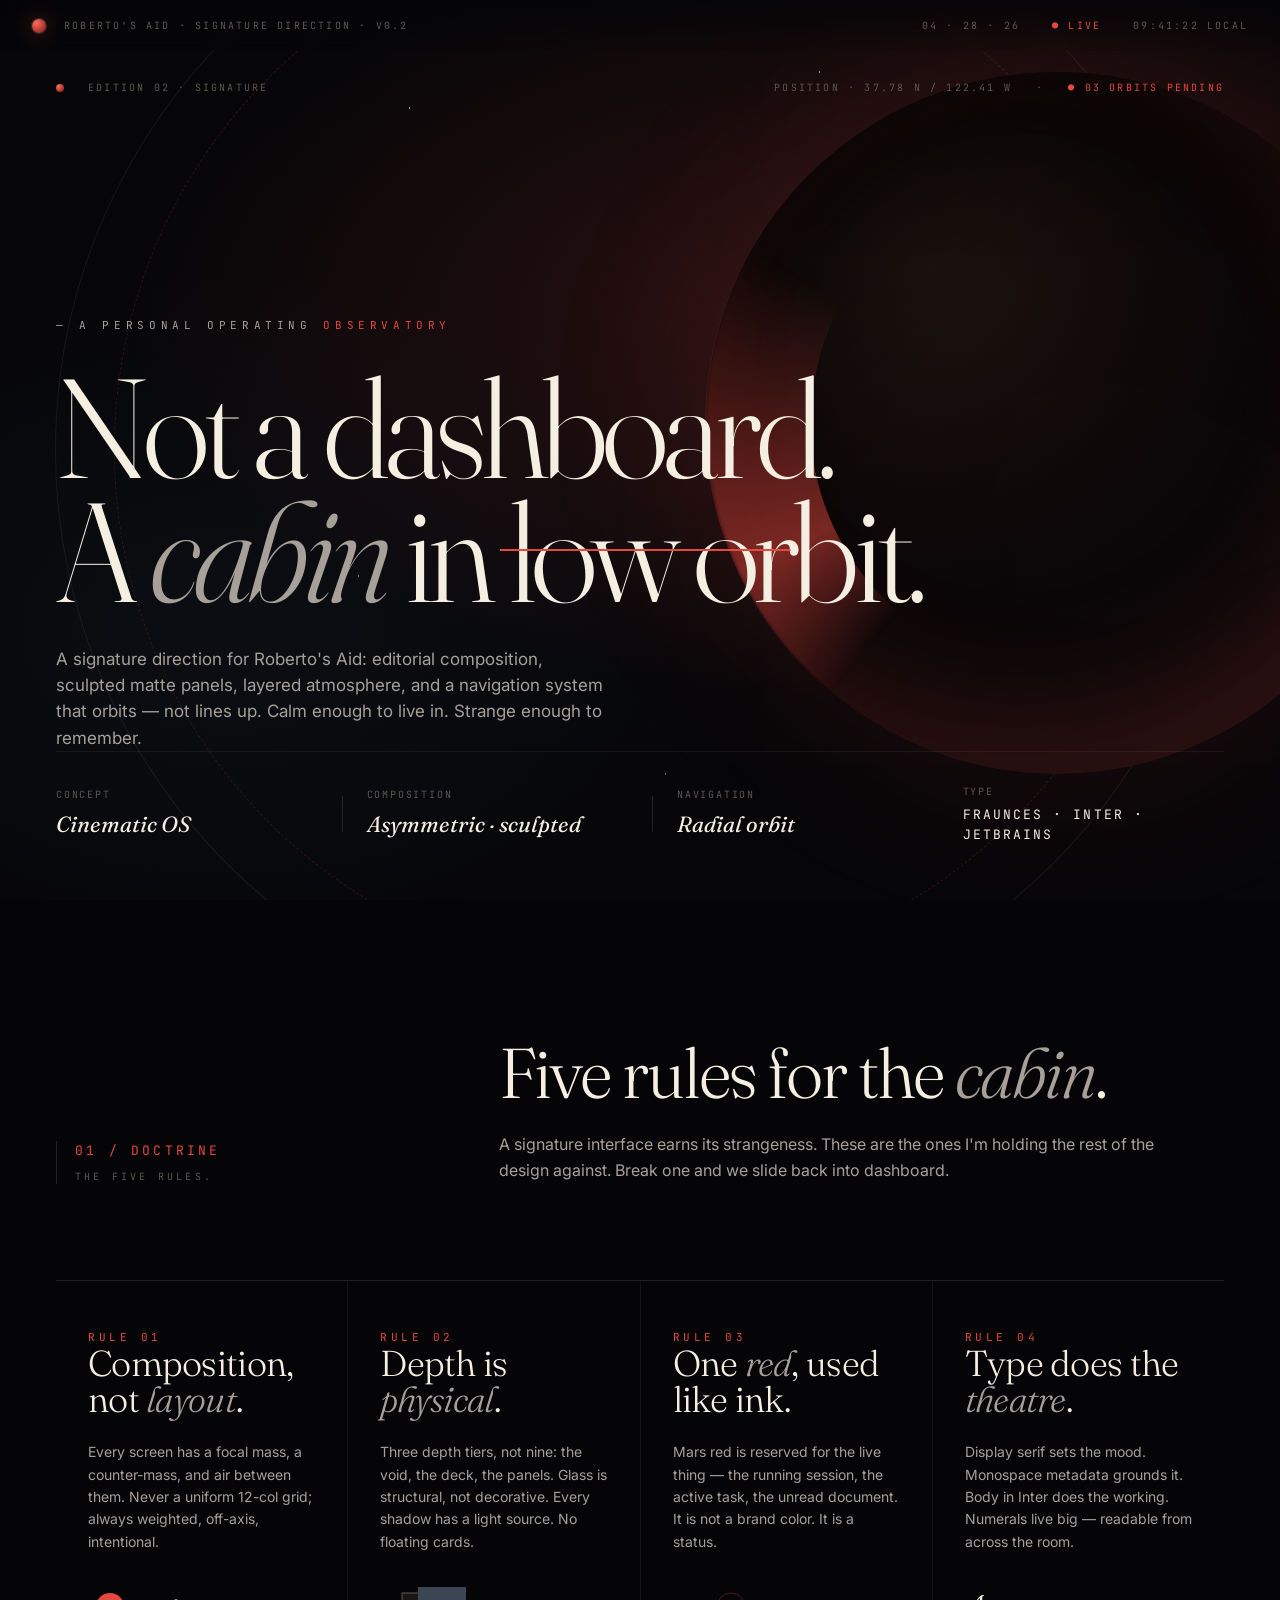
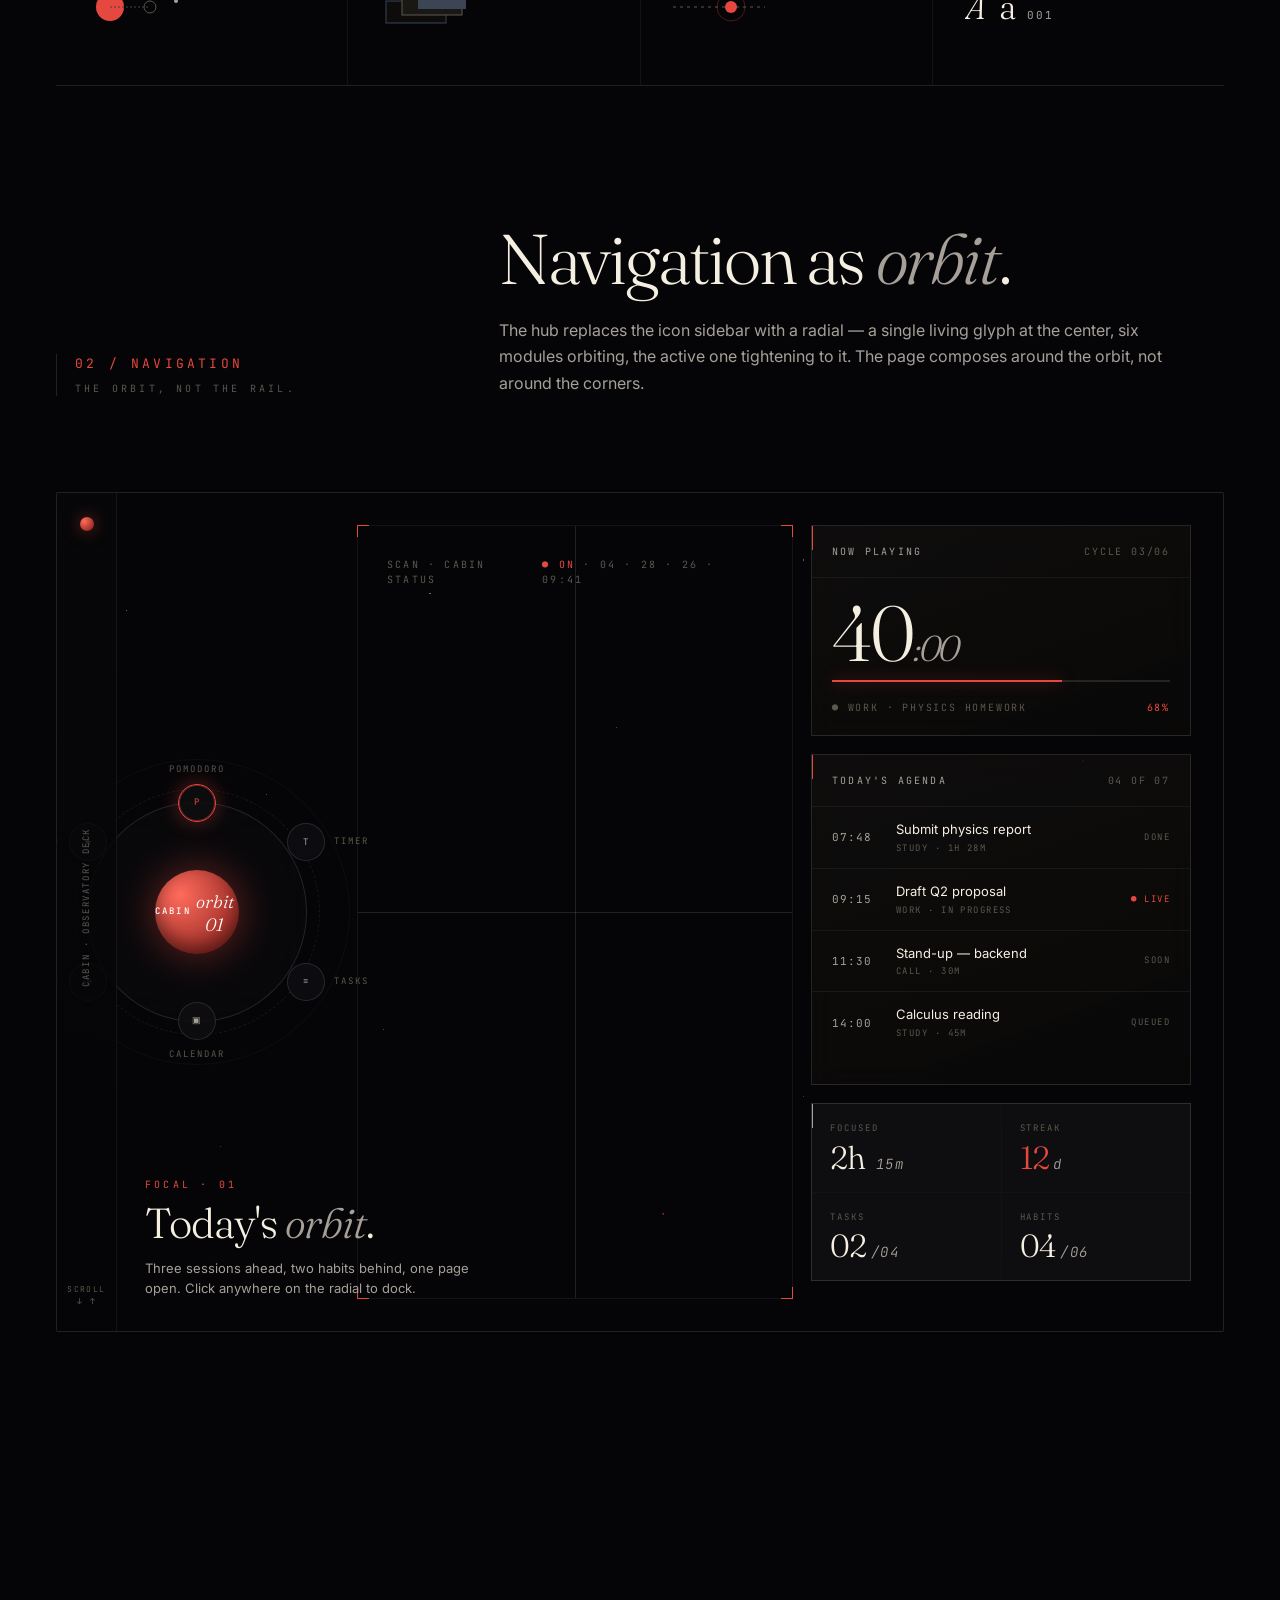
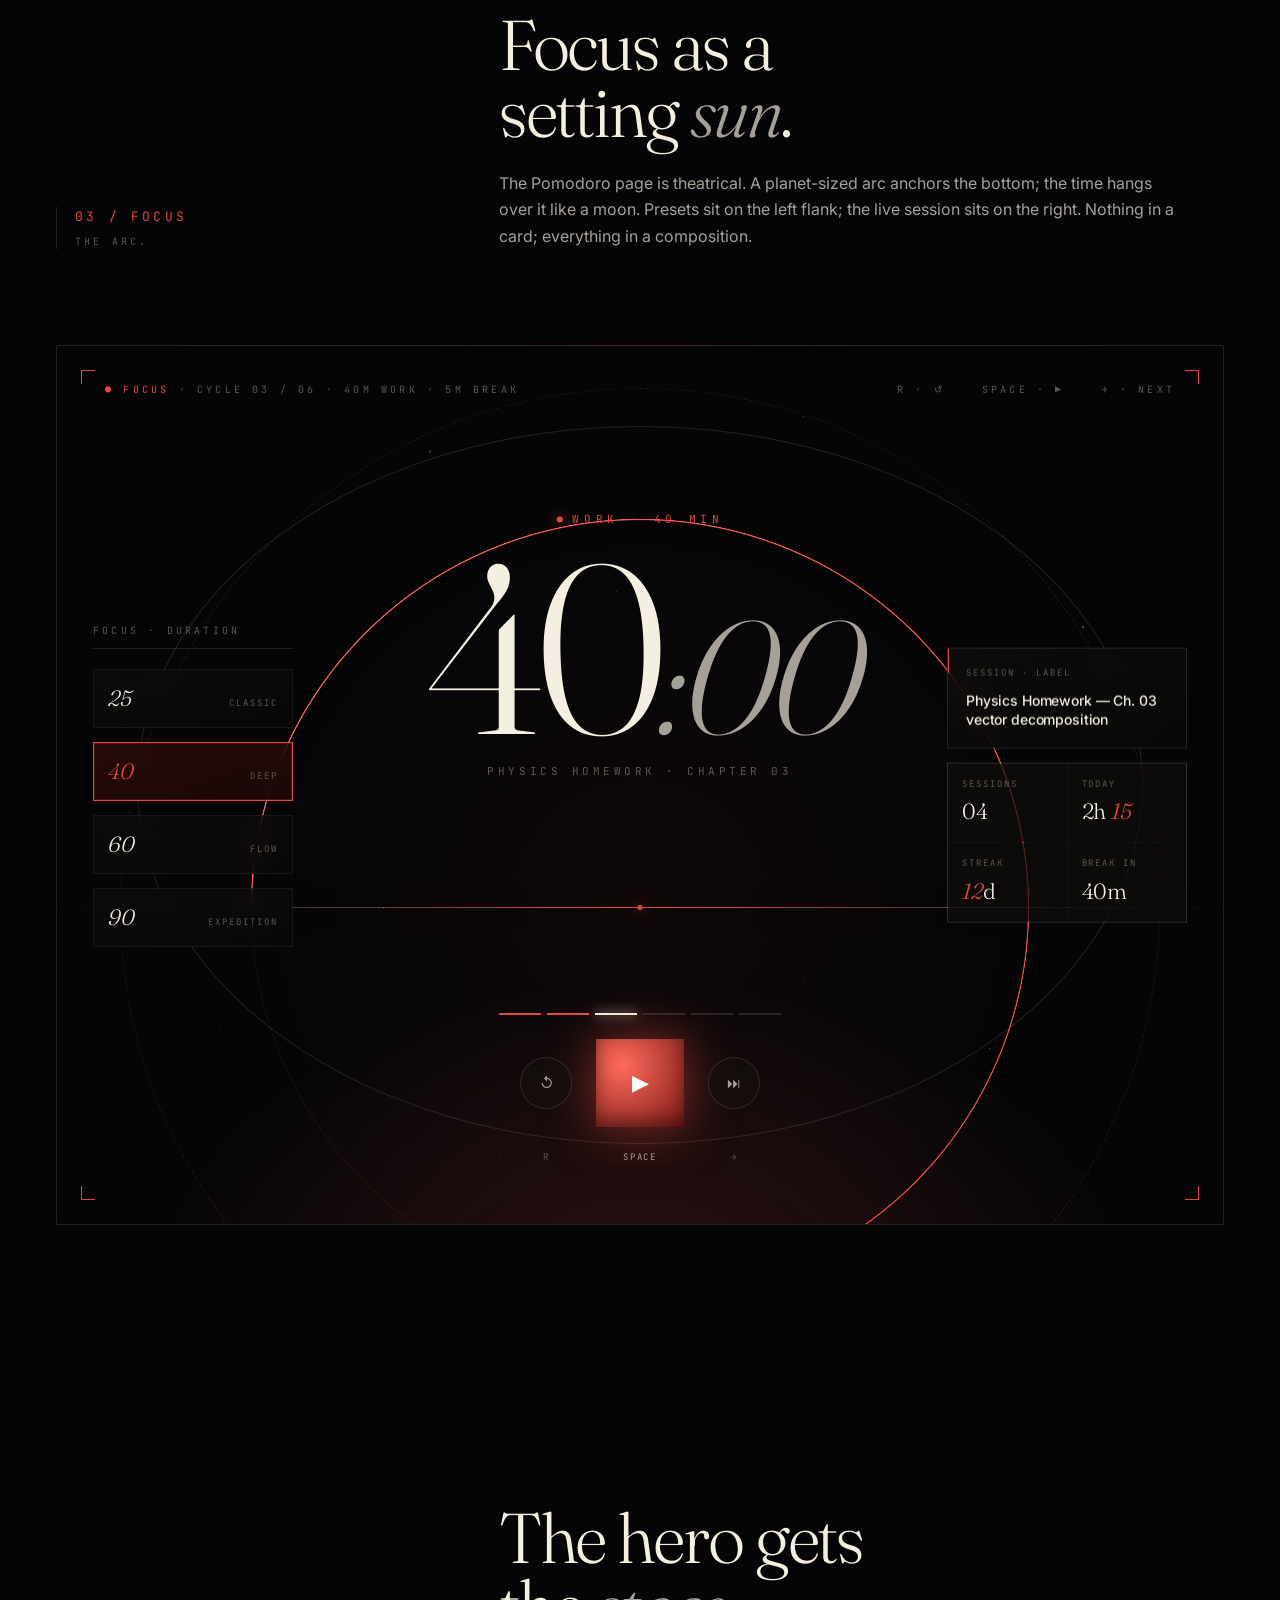
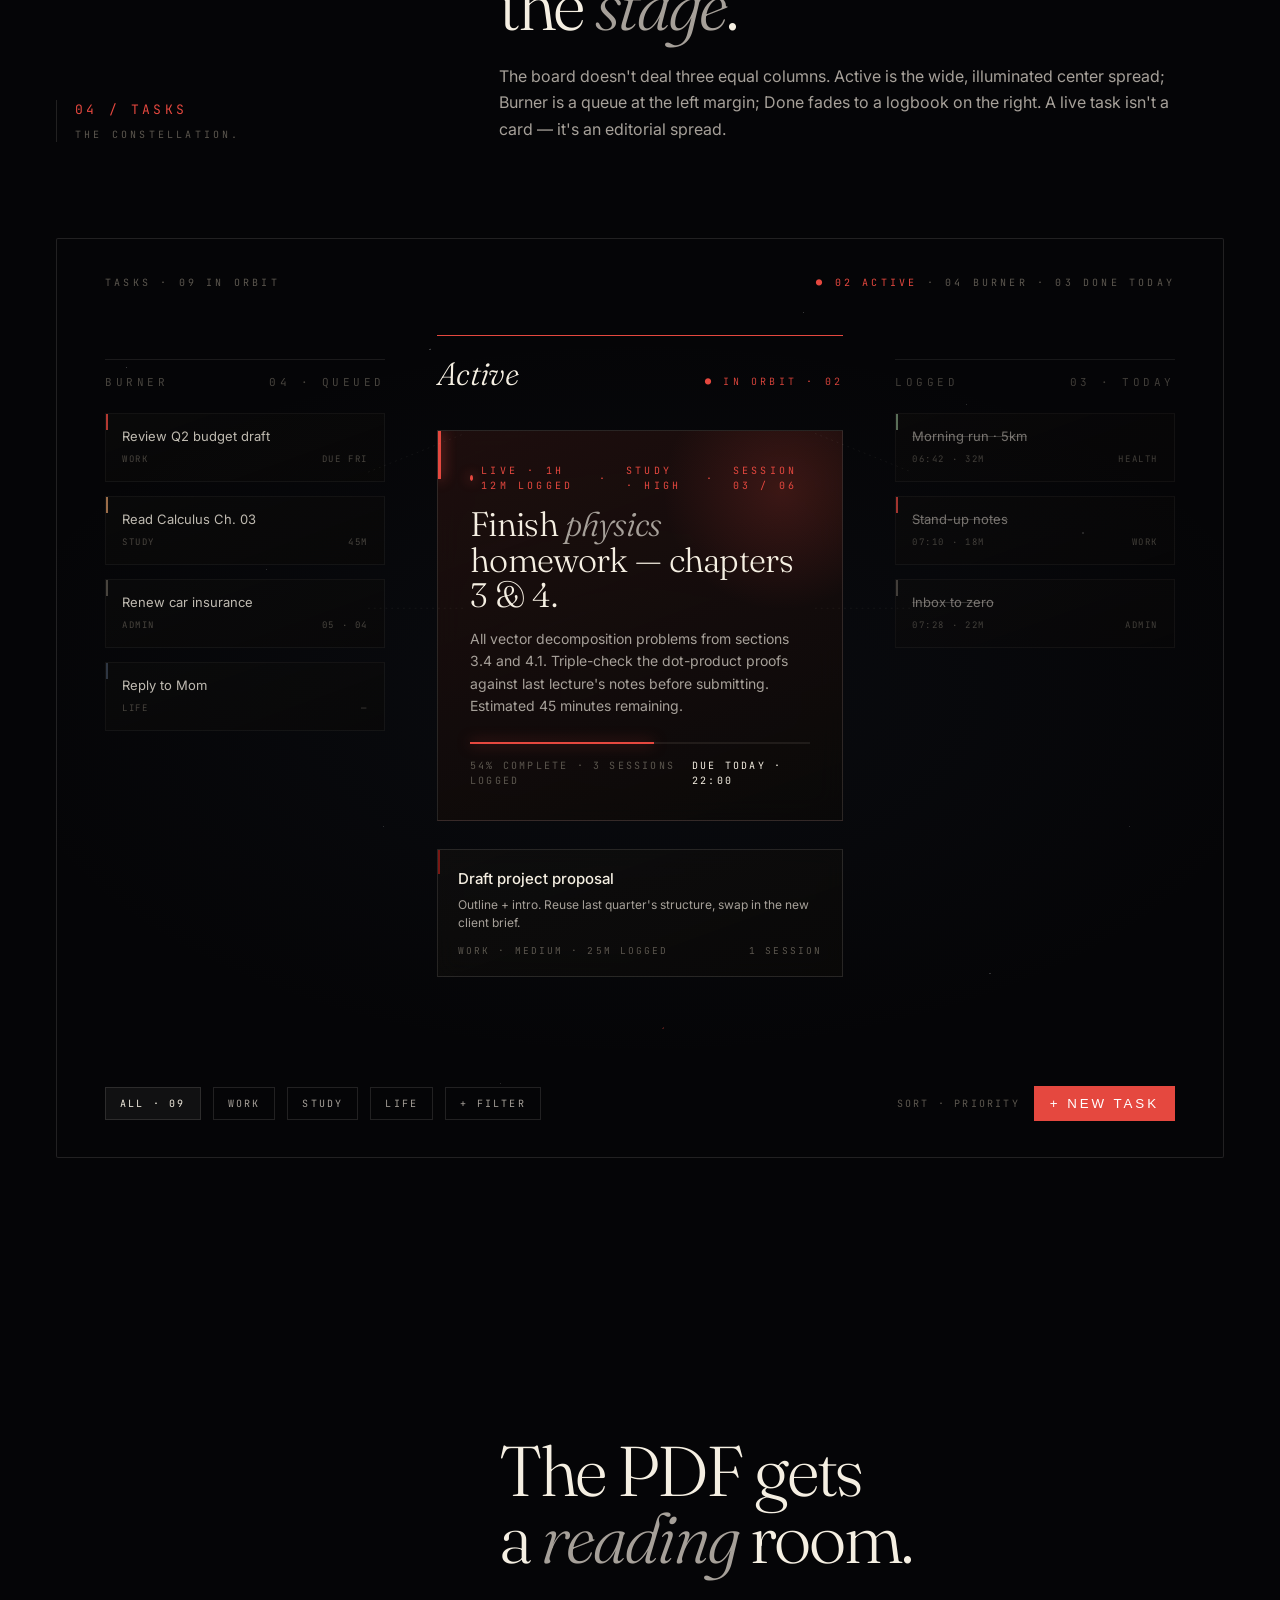
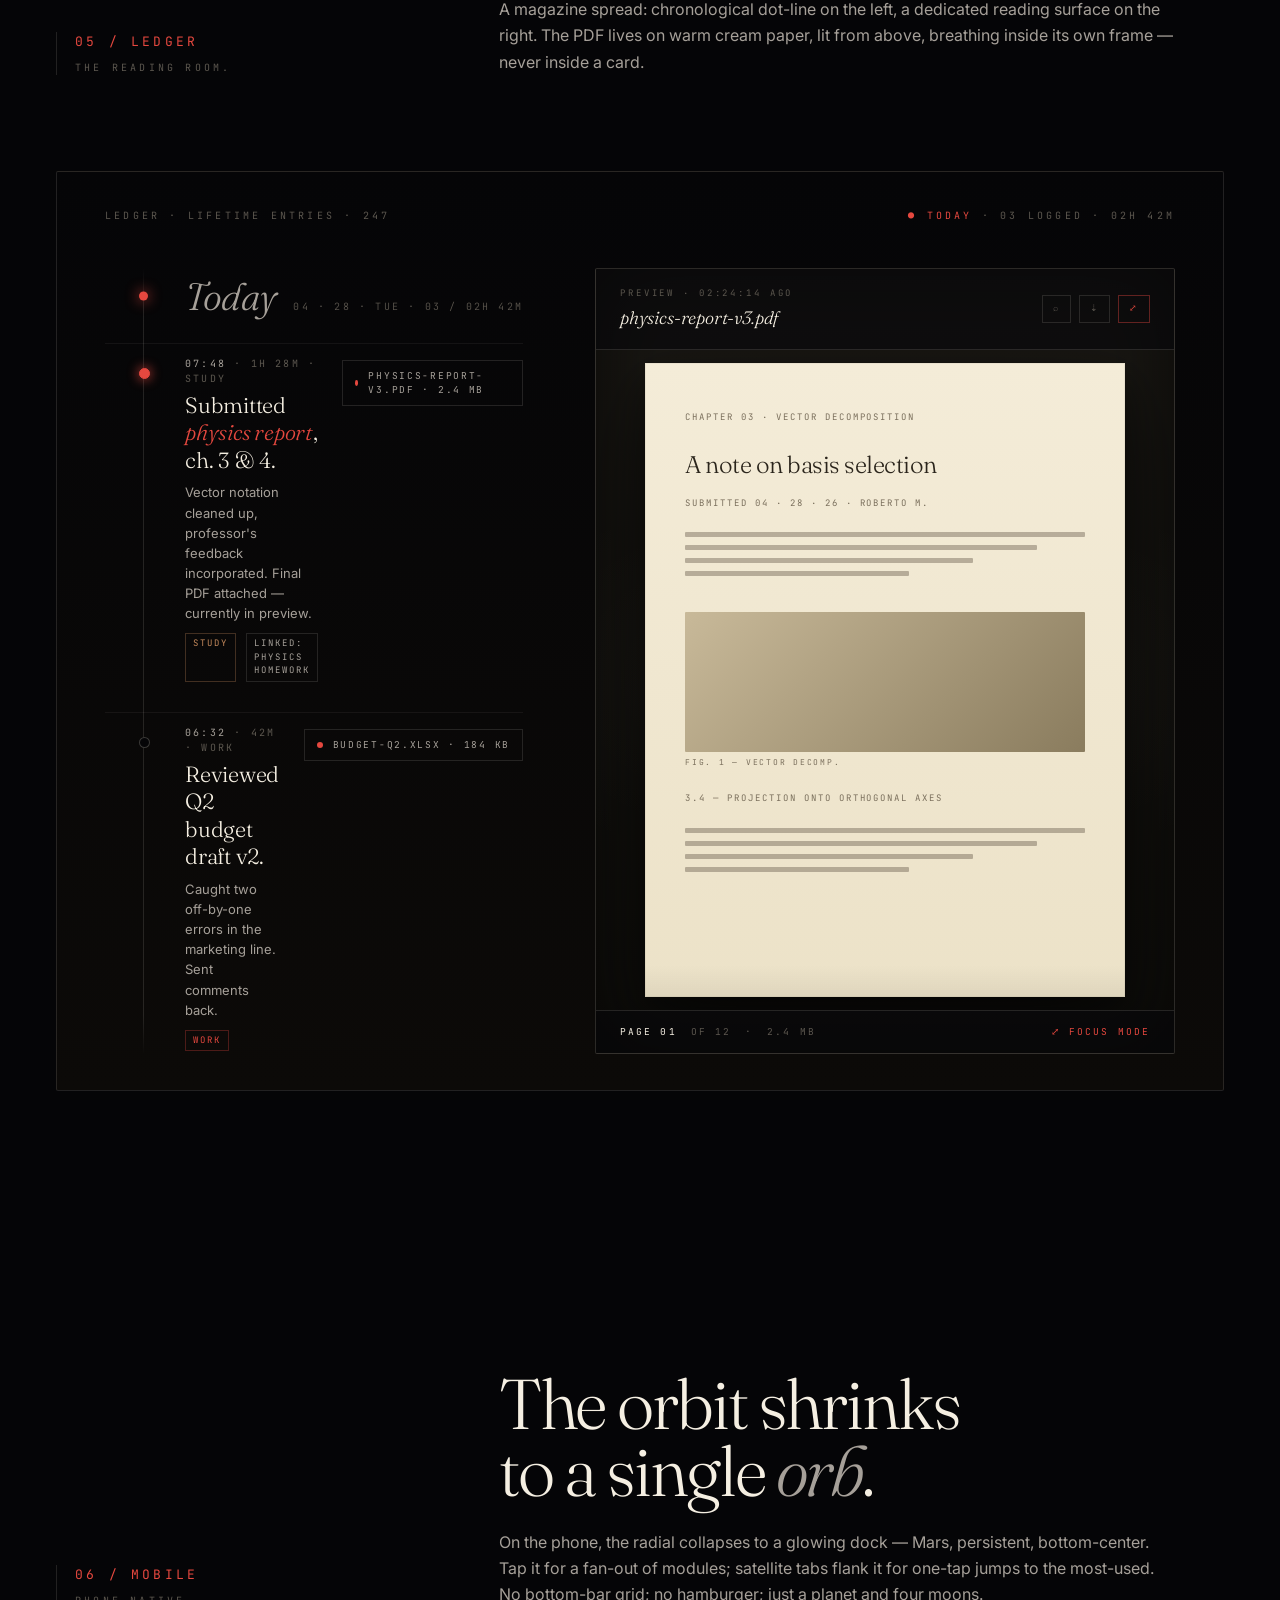
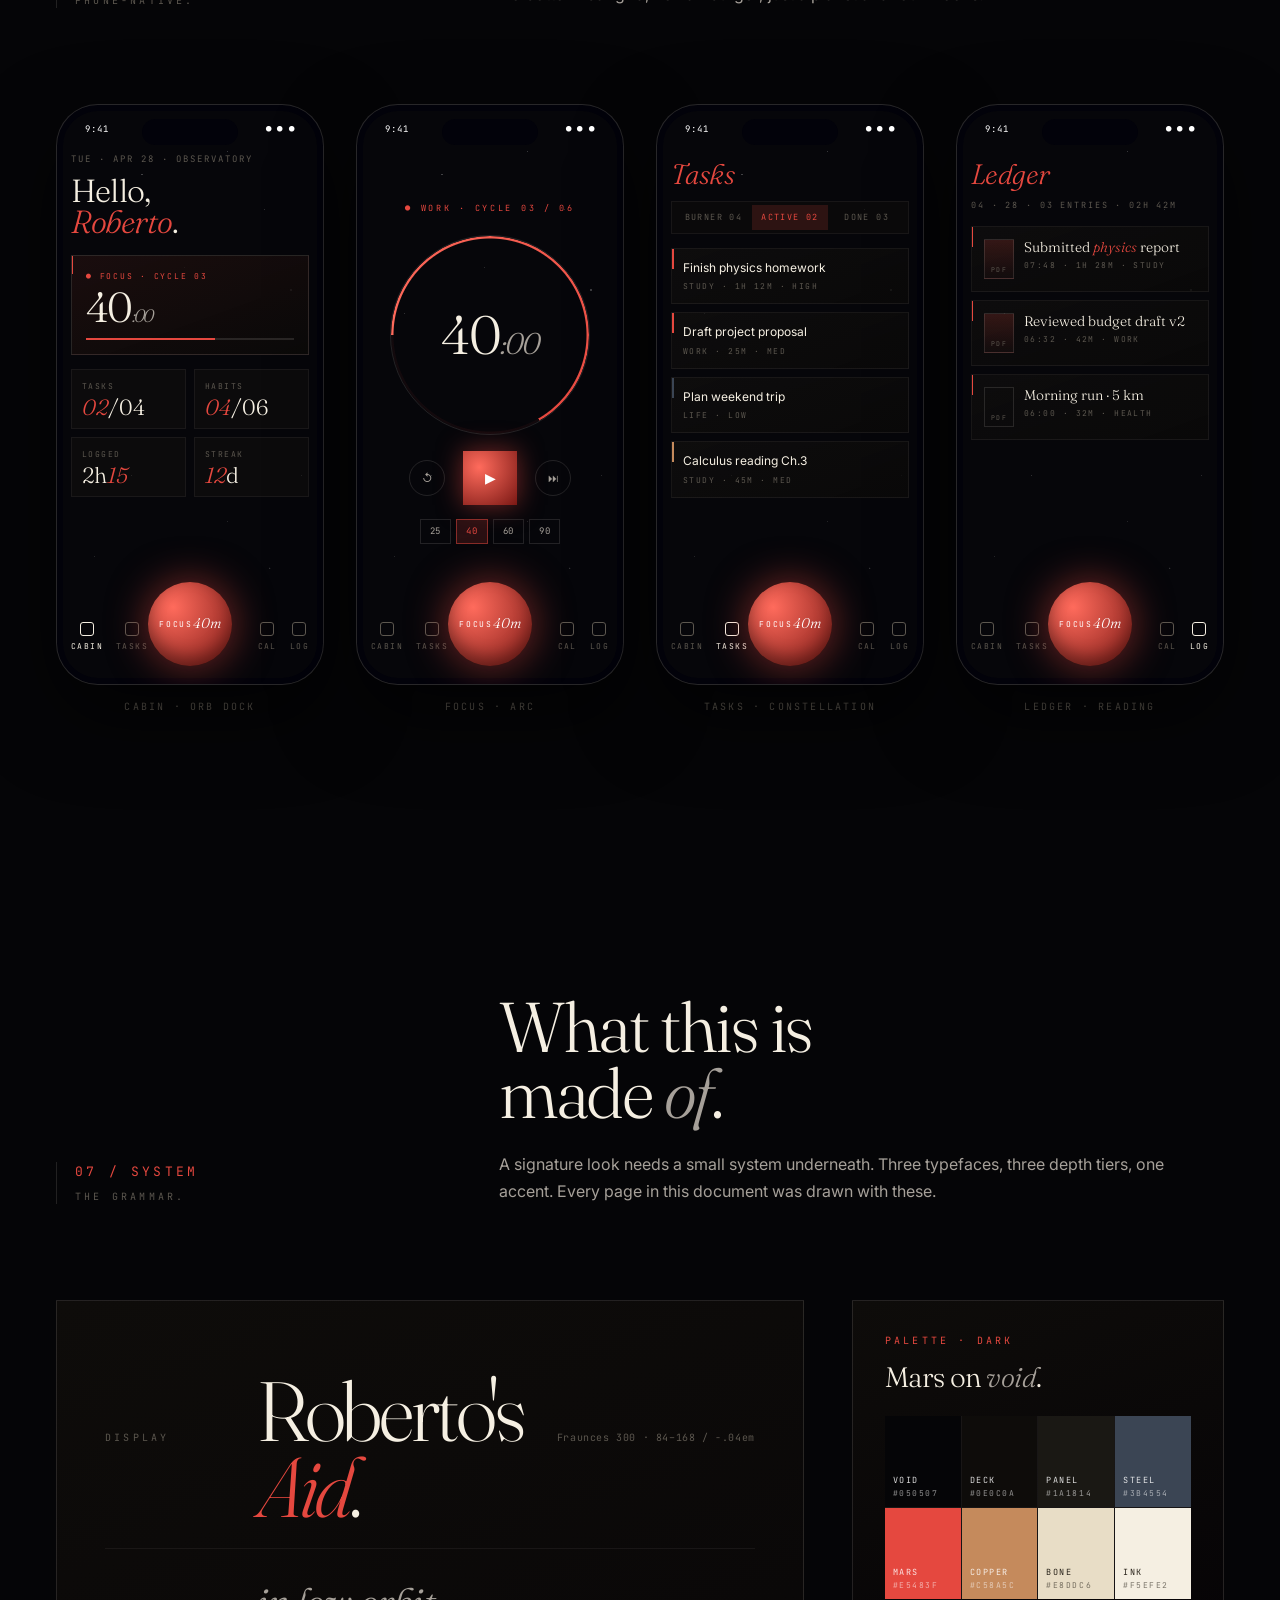
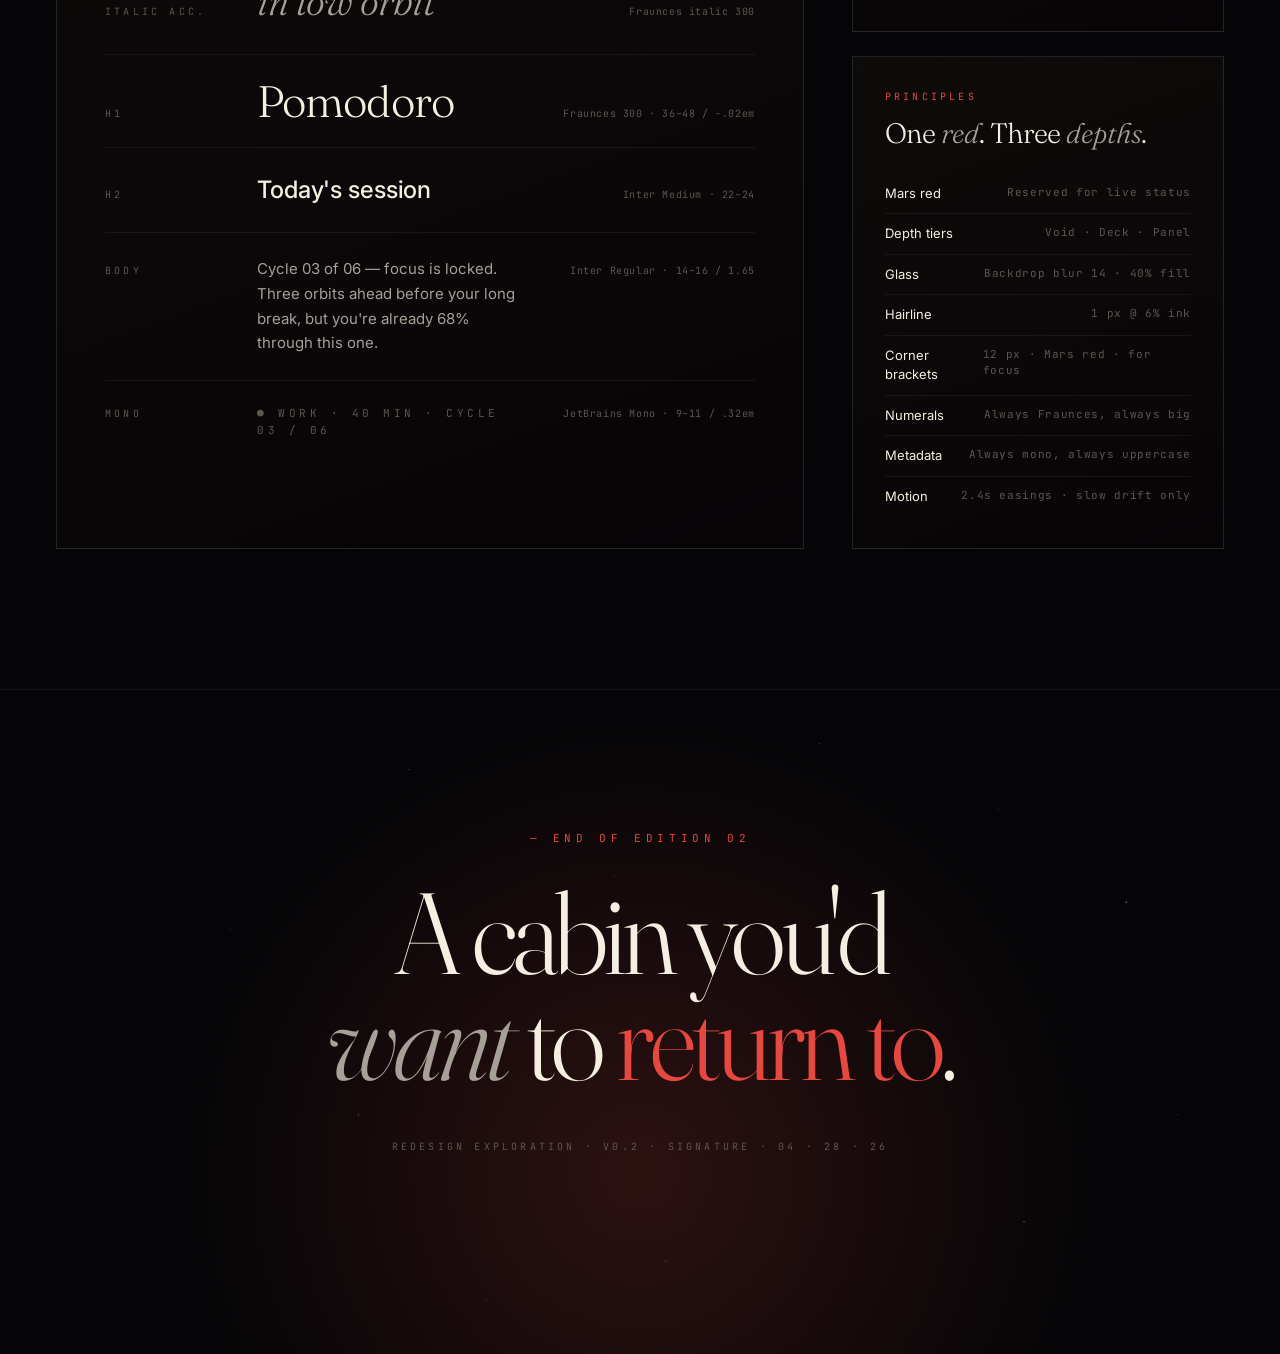
<file: Roberto's Aid - Redesign V2 Signature.html>
<!doctype html>
<html lang="en">
<head>
<meta charset="utf-8" />
<meta name="viewport" content="width=device-width,initial-scale=1" />
<title>Roberto's Aid — Signature Direction</title>
<link rel="preconnect" href="https://fonts.googleapis.com">
<link rel="preconnect" href="https://fonts.gstatic.com" crossorigin>
<link href="https://fonts.googleapis.com/css2?family=Fraunces:ital,opsz,wght@0,9..144,300;0,9..144,400;1,9..144,300;1,9..144,400&family=Inter:wght@300;400;500;600&family=JetBrains+Mono:wght@300;400;500&display=swap" rel="stylesheet">
<style>
  :root{
    --void:#050507;
    --ink:#F5EFE2;
    --ink-2:#A6A099;
    --ink-3:#5C574F;
    --line:rgba(245,239,226,.06);
    --line-2:rgba(245,239,226,.12);
    --line-3:rgba(245,239,226,.22);
    --mars:#E5483F;
    --mars-glow:#FF6B5C;
    --mars-deep:#7A1814;
    --steel:#3B4554;
    --bone:#E8DDC6;
    --copper:#C58A5C;
  }
  *{box-sizing:border-box;margin:0;padding:0}
  html,body{background:var(--void);color:var(--ink);font-family:'Inter',sans-serif;font-weight:400;-webkit-font-smoothing:antialiased;line-height:1.5}
  body{overflow-x:hidden}
  .mono{font-family:'JetBrains Mono',monospace;letter-spacing:.04em}
  .display{font-family:'Fraunces',serif;font-weight:300}
  /* ──────────────────────────────────────────── */
  /*  HUD                                          */
  /* ──────────────────────────────────────────── */
  .hud{position:fixed;top:0;left:0;right:0;z-index:80;padding:18px 32px;display:flex;justify-content:space-between;align-items:center;font-family:'JetBrains Mono',monospace;font-size:10px;letter-spacing:.22em;color:var(--ink-3);text-transform:uppercase;background:linear-gradient(180deg, rgba(5,5,7,.85), transparent);backdrop-filter:blur(6px);pointer-events:none}
  .hud .l{display:flex;gap:18px;align-items:center}
  .hud .l .mark{width:14px;height:14px;border-radius:50%;background:radial-gradient(circle at 30% 30%, var(--mars-glow), var(--mars-deep));box-shadow:0 0 0 1px rgba(245,239,226,.15), 0 0 20px rgba(229,72,63,.45)}
  .hud .r{display:flex;gap:32px}
  .hud .r .blink{color:var(--mars)}

  /* ──────────────────────────────────────────── */
  /*  STAGE — full bleed sections                 */
  /* ──────────────────────────────────────────── */
  .stage{position:relative;min-height:100vh;width:100%;overflow:hidden}

  /* shared starfield */
  .stars{position:absolute;inset:0;pointer-events:none;
    background-image:
      radial-gradient(1px 1px at 6% 14%,rgba(255,255,255,.55) 50%,transparent 51%),
      radial-gradient(1px 1px at 18% 36%,rgba(255,255,255,.4) 50%,transparent 51%),
      radial-gradient(1.5px 1.5px at 32% 12%,rgba(255,255,255,.6) 50%,transparent 51%),
      radial-gradient(1px 1px at 48% 28%,rgba(255,255,255,.35) 50%,transparent 51%),
      radial-gradient(1.2px 1.2px at 64% 8%,rgba(255,255,255,.5) 50%,transparent 51%),
      radial-gradient(1px 1px at 78% 18%,rgba(255,255,255,.4) 50%,transparent 51%),
      radial-gradient(2px 2px at 88% 32%,rgba(255,255,255,.55) 50%,transparent 51%),
      radial-gradient(1px 1px at 92% 64%,rgba(255,255,255,.35) 50%,transparent 51%),
      radial-gradient(1px 1px at 14% 78%,rgba(255,255,255,.3) 50%,transparent 51%),
      radial-gradient(1.5px 1.5px at 28% 64%,rgba(255,255,255,.4) 50%,transparent 51%),
      radial-gradient(2px 2px at 52% 86%,rgba(229,72,63,.7) 50%,transparent 51%),
      radial-gradient(1px 1px at 64% 72%,rgba(255,255,255,.3) 50%,transparent 51%),
      radial-gradient(1.5px 1.5px at 80% 80%,rgba(255,255,255,.45) 50%,transparent 51%),
      radial-gradient(1px 1px at 38% 92%,rgba(255,255,255,.35) 50%,transparent 51%);
  }
  .stars.dim{opacity:.5}
  .grain{position:absolute;inset:0;pointer-events:none;opacity:.5;mix-blend-mode:overlay;
    background-image:url("data:image/svg+xml;utf8,<svg xmlns='http://www.w3.org/2000/svg' width='180' height='180'><filter id='n'><feTurbulence type='fractalNoise' baseFrequency='0.9' numOctaves='2' stitchTiles='stitch'/><feColorMatrix values='0 0 0 0 0.96 0 0 0 0 0.94 0 0 0 0 0.89 0 0 0 0.06 0'/></filter><rect width='100%' height='100%' filter='url(%23n)'/></svg>");}

  /* ──────────────────────────────────────────── */
  /*  COVER                                       */
  /* ──────────────────────────────────────────── */
  .cover{
    background:
      radial-gradient(1400px 700px at 70% 35%, rgba(229,72,63,.18), transparent 55%),
      radial-gradient(900px 600px at 18% 70%, rgba(60,80,110,.10), transparent 60%),
      var(--void);
  }
  /* a sculpted half-disc — the "planetoid" */
  .planetoid{position:absolute;right:-10%;top:8%;width:78vmin;height:78vmin;border-radius:50%;
    background:
      radial-gradient(circle at 32% 28%, #1F1410 0%, #0D0708 36%, #050507 70%);
    box-shadow:
      inset -40px -60px 120px rgba(229,72,63,.18),
      inset 60px 80px 180px rgba(0,0,0,.6),
      0 0 180px rgba(229,72,63,.12);
  }
  .planetoid::after{content:"";position:absolute;inset:-1px;border-radius:50%;
    background:conic-gradient(from 220deg, transparent 0deg, rgba(229,72,63,.5) 25deg, transparent 80deg);
    -webkit-mask:radial-gradient(circle, transparent 49.4%, #000 49.6%);
    mask:radial-gradient(circle, transparent 49.4%, #000 49.6%);
    filter:blur(2px);
  }
  /* orbital ring */
  .orbit{position:absolute;left:50%;top:50%;width:130vmin;height:130vmin;border-radius:50%;border:1px solid rgba(245,239,226,.07);transform:translate(-50%,-50%) rotate(-18deg)}
  .orbit::before{content:"";position:absolute;inset:5%;border-radius:50%;border:1px dashed rgba(229,72,63,.18)}
  .orbit::after{content:"";position:absolute;width:6px;height:6px;border-radius:50%;background:var(--mars);box-shadow:0 0 14px var(--mars);left:calc(50% - 3px);top:-3px}

  .cover-content{position:absolute;inset:0;display:grid;grid-template-rows:auto 1fr auto;padding:80px 56px 56px;z-index:5}
  .cover-meta{display:flex;justify-content:space-between;align-items:flex-start;font-family:'JetBrains Mono',monospace;font-size:10px;letter-spacing:.22em;color:var(--ink-3);text-transform:uppercase}
  .cover-meta .live{color:var(--mars)}
  .cover-meta .l{display:flex;gap:24px;align-items:center}
  .cover-meta .l .m{width:8px;height:8px;border-radius:50%;background:radial-gradient(circle at 30% 30%, var(--mars-glow), var(--mars-deep))}
  .cover-meta .r{display:flex;gap:24px}

  .cover-title{align-self:end;max-width:980px;padding-top:8vh}
  .cover-title .eyebrow{font-family:'JetBrains Mono',monospace;font-size:11px;letter-spacing:.42em;color:var(--ink-2);margin-bottom:32px;text-transform:uppercase}
  .cover-title .eyebrow span{color:var(--mars)}
  .cover-title h1{font-family:'Fraunces',serif;font-weight:300;font-size:clamp(72px,11vw,168px);line-height:.88;letter-spacing:-.04em}
  .cover-title h1 em{font-style:italic;font-weight:300;color:var(--ink-2)}
  .cover-title h1 .strk{position:relative;display:inline-block}
  .cover-title h1 .strk::after{content:"";position:absolute;left:-2%;right:-2%;top:48%;height:2px;background:var(--mars);transform-origin:left;transform:scaleX(.7)}
  .cover-title .lede{margin-top:32px;color:var(--ink-2);max-width:560px;font-size:17px;line-height:1.55}

  /* sculpted bottom rail */
  .cover-rail{display:grid;grid-template-columns:1fr auto 1fr auto 1fr 1fr;gap:24px;align-items:center;padding-top:32px;border-top:1px solid var(--line)}
  .cover-rail .cell{font-family:'JetBrains Mono',monospace;font-size:10px;letter-spacing:.18em;color:var(--ink-3);text-transform:uppercase}
  .cover-rail .cell .v{display:block;color:var(--ink);font-family:'Fraunces',serif;font-style:italic;font-size:22px;letter-spacing:0;text-transform:none;margin-top:6px}
  .cover-rail .cell .v.mono{font-family:'JetBrains Mono',monospace;font-style:normal;font-size:13px;letter-spacing:.16em;text-transform:uppercase}
  .cover-rail .div{width:1px;height:36px;background:var(--line-2)}

  /* ──────────────────────────────────────────── */
  /*  SECTION TITLES                               */
  /* ──────────────────────────────────────────── */
  .sec{padding:140px 56px;position:relative}
  .sec-head{display:grid;grid-template-columns:1fr 2fr;gap:80px;margin-bottom:96px;align-items:end;position:relative;z-index:2}
  .sec-head .meta{font-family:'JetBrains Mono',monospace;font-size:10px;letter-spacing:.32em;color:var(--ink-3);text-transform:uppercase;display:flex;flex-direction:column;gap:8px;border-left:1px solid var(--line-2);padding-left:18px}
  .sec-head .meta .num{color:var(--mars);font-size:13px}
  .sec-head h2{font-family:'Fraunces',serif;font-weight:300;font-size:clamp(48px,5.5vw,84px);line-height:.95;letter-spacing:-.03em}
  .sec-head h2 em{font-style:italic;font-weight:300;color:var(--ink-2)}
  .sec-head h2 .red{color:var(--mars)}
  .sec-head .lede{margin-top:24px;color:var(--ink-2);font-size:16px;line-height:1.65;max-width:680px}

  /* ──────────────────────────────────────────── */
  /*  PHILOSOPHY band                              */
  /* ──────────────────────────────────────────── */
  .philosophy{display:grid;grid-template-columns:repeat(4,1fr);gap:1px;background:var(--line);border-top:1px solid var(--line);border-bottom:1px solid var(--line)}
  .philosophy .p{background:var(--void);padding:48px 32px;display:flex;flex-direction:column;gap:24px;min-height:340px;justify-content:space-between}
  .philosophy .p .n{font-family:'JetBrains Mono',monospace;font-size:11px;letter-spacing:.32em;color:var(--mars);text-transform:uppercase}
  .philosophy .p h3{font-family:'Fraunces',serif;font-weight:300;font-size:36px;line-height:1;letter-spacing:-.02em}
  .philosophy .p h3 em{font-style:italic;color:var(--ink-2)}
  .philosophy .p p{color:var(--ink-2);font-size:14px;line-height:1.6}
  .philosophy .p .glyph{height:60px;display:flex;align-items:center}

  /* ──────────────────────────────────────────── */
  /*  SIGNATURE COMPOSITION — Hub view             */
  /* ──────────────────────────────────────────── */
  .composition{position:relative;height:840px;border:1px solid var(--line-2);border-radius:2px;overflow:hidden;background:var(--void);margin-top:32px}
  .composition .stars{opacity:.7}

  /* the radial nav — central but offset */
  .radial-wrap{position:absolute;left:0;top:0;bottom:0;width:280px;display:flex;align-items:center;justify-content:center;z-index:5}
  .radial{position:relative;width:220px;height:220px;border-radius:50%;border:1px solid var(--line-2);background:radial-gradient(circle at 50% 50%, rgba(15,15,18,.5), rgba(8,8,10,.9));backdrop-filter:blur(20px)}
  .radial::before{content:"";position:absolute;inset:-14px;border-radius:50%;border:1px dashed rgba(245,239,226,.08)}
  .radial::after{content:"";position:absolute;inset:-44px;border-radius:50%;border:1px solid rgba(245,239,226,.04)}
  .radial .core{position:absolute;left:50%;top:50%;transform:translate(-50%,-50%);width:84px;height:84px;border-radius:50%;background:radial-gradient(circle at 30% 30%, var(--mars-glow), var(--mars-deep));box-shadow:0 0 40px rgba(229,72,63,.45),inset 0 -8px 16px rgba(0,0,0,.4);display:flex;align-items:center;justify-content:center;font-family:'JetBrains Mono',monospace;font-size:9px;letter-spacing:.24em;color:#fff;text-transform:uppercase;font-weight:500;text-align:center;line-height:1.3}
  .radial .core span{display:block;font-family:'Fraunces',serif;font-style:italic;font-size:18px;letter-spacing:0;text-transform:none;font-weight:300;margin-top:2px}
  /* spokes */
  .radial .spoke{position:absolute;left:50%;top:50%;width:1px;height:108px;background:linear-gradient(180deg, transparent, var(--line-2));transform-origin:top center}
  .radial .node{position:absolute;width:38px;height:38px;border-radius:50%;border:1px solid var(--line-2);background:rgba(15,15,18,.85);backdrop-filter:blur(10px);display:flex;align-items:center;justify-content:center;font-family:'JetBrains Mono',monospace;font-size:9px;color:var(--ink-2);letter-spacing:.1em}
  .radial .node.on{border-color:var(--mars);color:var(--mars);box-shadow:0 0 20px rgba(229,72,63,.4),inset 0 0 0 1px rgba(229,72,63,.4)}
  .radial .node .lab{position:absolute;font-family:'JetBrains Mono',monospace;font-size:9px;letter-spacing:.22em;color:var(--ink-3);text-transform:uppercase;white-space:nowrap}

  /* pseudo-positioned nodes around the core */
  .n1{left:50%;top:0%;transform:translate(-50%,-50%)}
  .n1 .lab{top:-22px;left:50%;transform:translateX(-50%)}
  .n2{left:100%;top:18%;transform:translate(-50%,-50%)}
  .n2 .lab{left:46px;top:50%;transform:translateY(-50%)}
  .n3{left:100%;top:82%;transform:translate(-50%,-50%)}
  .n3 .lab{left:46px;top:50%;transform:translateY(-50%)}
  .n4{left:50%;top:100%;transform:translate(-50%,-50%)}
  .n4 .lab{bottom:-22px;left:50%;transform:translateX(-50%)}
  .n5{left:0%;top:82%;transform:translate(-50%,-50%)}
  .n5 .lab{right:46px;top:50%;transform:translateY(-50%)}
  .n6{left:0%;top:18%;transform:translate(-50%,-50%)}
  .n6 .lab{right:46px;top:50%;transform:translateY(-50%)}

  /* the asymmetric content masses */
  .composition .left-shelf{position:absolute;left:0;top:0;bottom:0;width:60px;border-right:1px solid var(--line);background:linear-gradient(180deg, rgba(8,8,10,.7), rgba(5,5,7,.95));display:flex;flex-direction:column;justify-content:space-between;padding:24px 0;z-index:6}
  .composition .left-shelf .mark{width:14px;height:14px;border-radius:50%;background:radial-gradient(circle at 30% 30%, var(--mars-glow), var(--mars-deep));margin:0 auto;box-shadow:0 0 16px rgba(229,72,63,.5)}
  .composition .left-shelf .axis{flex:1;display:flex;flex-direction:column;justify-content:center;align-items:center;gap:14px;font-family:'JetBrains Mono',monospace;font-size:9px;color:var(--ink-3);letter-spacing:.18em;writing-mode:vertical-rl;text-orientation:mixed;text-transform:uppercase}
  .composition .left-shelf .axis div{transform:rotate(180deg)}
  .composition .left-shelf .badge{margin:0 auto;font-family:'JetBrains Mono',monospace;font-size:8px;color:var(--ink-3);letter-spacing:.18em;text-align:center;text-transform:uppercase}

  /* the right-side stack — sculpted info panels at varying heights */
  .composition .right-stack{position:absolute;right:32px;top:32px;bottom:32px;width:380px;display:grid;grid-template-rows:auto 1fr auto auto;gap:18px;z-index:4}
  .panel{background:linear-gradient(160deg, rgba(20,18,16,.65), rgba(10,9,8,.85));backdrop-filter:blur(14px);border:1px solid var(--line-2);position:relative;overflow:hidden}
  .panel::before{content:"";position:absolute;left:0;top:0;width:1px;height:24px;background:var(--mars)}
  .panel.alt::before{background:var(--ink-2)}
  .panel .ph{padding:18px 20px;display:flex;justify-content:space-between;align-items:center;border-bottom:1px solid var(--line)}
  .panel .ph .pl{font-family:'JetBrains Mono',monospace;font-size:10px;letter-spacing:.22em;color:var(--ink-2);text-transform:uppercase}
  .panel .ph .pr{font-family:'JetBrains Mono',monospace;font-size:10px;letter-spacing:.18em;color:var(--ink-3);text-transform:uppercase}
  .panel .pb{padding:20px}

  .focus-panel .ttime{font-family:'Fraunces',serif;font-weight:300;font-size:78px;letter-spacing:-.04em;line-height:.9}
  .focus-panel .ttime em{font-style:italic;font-size:36px;color:var(--ink-2)}
  .focus-panel .meta{display:flex;justify-content:space-between;font-family:'JetBrains Mono',monospace;font-size:10px;letter-spacing:.18em;color:var(--ink-3);margin-top:18px;text-transform:uppercase}
  .focus-panel .meta .v{color:var(--mars)}
  .focus-panel .bar{height:2px;background:var(--line-2);position:relative;margin-top:12px}
  .focus-panel .bar::after{content:"";position:absolute;left:0;top:0;bottom:0;width:68%;background:var(--mars);box-shadow:0 0 14px rgba(229,72,63,.6)}

  .agenda-panel{display:flex;flex-direction:column}
  .agenda-panel .ag{padding:14px 20px;display:grid;grid-template-columns:50px 1fr auto;gap:14px;align-items:center;border-bottom:1px solid var(--line)}
  .agenda-panel .ag:last-child{border-bottom:none}
  .agenda-panel .ag .t{font-family:'JetBrains Mono',monospace;font-size:11px;color:var(--ink-2);letter-spacing:.08em}
  .agenda-panel .ag .d{font-size:13px;color:var(--ink);line-height:1.35}
  .agenda-panel .ag .d .sub{display:block;font-family:'JetBrains Mono',monospace;font-size:9px;color:var(--ink-3);letter-spacing:.16em;margin-top:3px;text-transform:uppercase}
  .agenda-panel .ag .x{font-family:'JetBrains Mono',monospace;font-size:9px;color:var(--ink-3);letter-spacing:.16em;text-transform:uppercase}
  .agenda-panel .ag .x.live{color:var(--mars)}

  .stat-panel{display:grid;grid-template-columns:1fr 1fr;gap:1px;background:var(--line)}
  .stat-panel .s{background:rgba(8,8,10,.4);padding:18px;display:flex;flex-direction:column;gap:6px}
  .stat-panel .s .l{font-family:'JetBrains Mono',monospace;font-size:9px;letter-spacing:.22em;color:var(--ink-3);text-transform:uppercase}
  .stat-panel .s .v{font-family:'Fraunces',serif;font-weight:300;font-size:32px;letter-spacing:-.02em;line-height:1}
  .stat-panel .s .v em{font-style:italic;font-size:14px;color:var(--ink-2);font-family:'JetBrains Mono',monospace;letter-spacing:.1em;margin-left:4px}
  .stat-panel .s .v .red{color:var(--mars)}

  /* the floating "edition" caption — bottom left of comp */
  .composition .edition{position:absolute;left:88px;bottom:32px;z-index:5;max-width:340px}
  .composition .edition .k{font-family:'JetBrains Mono',monospace;font-size:10px;letter-spacing:.32em;color:var(--mars);text-transform:uppercase;margin-bottom:12px}
  .composition .edition h3{font-family:'Fraunces',serif;font-weight:300;font-size:42px;line-height:.95;letter-spacing:-.02em;margin-bottom:14px}
  .composition .edition h3 em{font-style:italic;color:var(--ink-2)}
  .composition .edition p{color:var(--ink-2);font-size:13px;line-height:1.6}

  /* axis crosshairs */
  .composition .crosshairs{position:absolute;left:300px;top:32px;right:430px;bottom:32px;border:1px solid var(--line);pointer-events:none;z-index:2}
  .composition .crosshairs::before,.composition .crosshairs::after{content:"";position:absolute;background:var(--line-2)}
  .composition .crosshairs::before{left:0;right:0;top:50%;height:1px}
  .composition .crosshairs::after{top:0;bottom:0;left:50%;width:1px}
  .composition .ch-corner{position:absolute;width:12px;height:12px;border:1px solid var(--mars);z-index:3}
  .composition .ch-tl{left:300px;top:32px;border-right:none;border-bottom:none}
  .composition .ch-tr{right:430px;top:32px;border-left:none;border-bottom:none}
  .composition .ch-bl{left:300px;bottom:32px;border-right:none;border-top:none}
  .composition .ch-br{right:430px;bottom:32px;border-left:none;border-top:none}

  /* readout strip at top of crosshair area */
  .composition .readout{position:absolute;left:330px;top:64px;right:460px;display:flex;justify-content:space-between;font-family:'JetBrains Mono',monospace;font-size:10px;letter-spacing:.22em;color:var(--ink-3);text-transform:uppercase;z-index:3}
  .composition .readout .live{color:var(--mars)}

  /* ──────────────────────────────────────────── */
  /*  POMODORO — the ARC                          */
  /* ──────────────────────────────────────────── */
  .arc-stage{position:relative;height:880px;background:radial-gradient(900px 600px at 50% 110%, rgba(229,72,63,.18), transparent 55%), var(--void);border:1px solid var(--line-2);border-radius:2px;overflow:hidden;margin-top:32px}
  .arc-stage .stars{opacity:.5}
  /* horizon — subtle gradient line */
  .arc-stage .horizon{position:absolute;left:0;right:0;bottom:36%;height:1px;background:linear-gradient(90deg, transparent, var(--line-3) 20%, var(--mars) 50%, var(--line-3) 80%, transparent);box-shadow:0 0 60px rgba(229,72,63,.3);z-index:2}
  .arc-stage .horizon::before{content:"";position:absolute;left:50%;top:-2px;width:5px;height:5px;border-radius:50%;background:var(--mars);box-shadow:0 0 16px var(--mars);transform:translateX(-50%)}

  /* the giant arc — focus dial */
  .arc-stage .arc{position:absolute;left:50%;top:64%;width:1100px;height:1100px;transform:translate(-50%,-50%);border-radius:50%;
    background:
      radial-gradient(circle at 50% 50%, rgba(229,72,63,.04), transparent 50%);
    z-index:3;
  }
  .arc-stage .arc::before{content:"";position:absolute;inset:0;border-radius:50%;
    background:conic-gradient(from -90deg, var(--mars-glow) 0deg, var(--mars) 244deg, rgba(229,72,63,.06) 244deg, rgba(229,72,63,.06) 360deg);
    -webkit-mask:radial-gradient(circle, transparent calc(50% - 1.5px), #000 calc(50% - 0.5px), #000 50%, transparent calc(50% + 0.5px));
    mask:radial-gradient(circle, transparent calc(50% - 1.5px), #000 calc(50% - 0.5px), #000 50%, transparent calc(50% + 0.5px));
    filter:drop-shadow(0 0 14px rgba(229,72,63,.5));
  }
  .arc-stage .arc::after{content:"";position:absolute;inset:30px;border-radius:50%;border:1px dashed rgba(229,72,63,.18)}
  .arc-stage .arc-inner{position:absolute;inset:80px;border-radius:50%;border:1px solid var(--line-2)}

  /* tick marks around arc */
  .arc-ticks{position:absolute;left:50%;top:64%;width:1080px;height:1080px;transform:translate(-50%,-50%);border-radius:50%;z-index:4;pointer-events:none}
  .arc-ticks .tk{position:absolute;left:50%;top:50%;width:1px;height:8px;background:var(--ink-3);transform-origin:0 0}

  /* hero numerals */
  .arc-stage .numerals{position:absolute;left:50%;top:34%;transform:translate(-50%,-50%);z-index:6;text-align:center}
  .arc-stage .numerals .pretitle{font-family:'JetBrains Mono',monospace;font-size:11px;letter-spacing:.42em;color:var(--mars);text-transform:uppercase;margin-bottom:18px}
  .arc-stage .numerals .pretitle .dot{display:inline-block;width:6px;height:6px;border-radius:50%;background:var(--mars);box-shadow:0 0 12px var(--mars);margin-right:10px;vertical-align:middle}
  .arc-stage .numerals .big{font-family:'Fraunces',serif;font-weight:300;font-size:240px;line-height:.85;letter-spacing:-.06em;color:var(--ink)}
  .arc-stage .numerals .big em{font-style:italic;font-weight:300;color:var(--ink-2);font-size:160px;letter-spacing:-.06em}
  .arc-stage .numerals .sub{font-family:'JetBrains Mono',monospace;font-size:11px;letter-spacing:.32em;color:var(--ink-3);text-transform:uppercase;margin-top:14px}

  /* control deck — bottom center */
  .arc-stage .deck{position:absolute;left:50%;bottom:60px;transform:translateX(-50%);z-index:7;display:flex;flex-direction:column;align-items:center;gap:24px}
  .arc-stage .deck .pips{display:flex;gap:6px}
  .arc-stage .deck .pips .p{width:42px;height:2px;background:var(--line-2);border-radius:0}
  .arc-stage .deck .pips .p.done{background:var(--mars)}
  .arc-stage .deck .pips .p.now{background:var(--ink);box-shadow:0 0 12px var(--ink)}
  .arc-stage .deck .ctrls{display:flex;align-items:center;gap:24px}
  .arc-stage .deck .b{width:52px;height:52px;border-radius:50%;border:1px solid var(--line-2);background:rgba(20,18,16,.55);backdrop-filter:blur(10px);color:var(--ink-2);display:flex;align-items:center;justify-content:center;font-size:14px}
  .arc-stage .deck .play{width:88px;height:88px;background:radial-gradient(circle at 30% 30%, var(--mars-glow), var(--mars-deep));color:#fff;font-size:22px;border:none;box-shadow:0 0 50px rgba(229,72,63,.55), inset 0 -8px 16px rgba(0,0,0,.35)}
  .arc-stage .deck .keys{display:flex;gap:24px;font-family:'JetBrains Mono',monospace;font-size:9px;letter-spacing:.22em;color:var(--ink-3);text-transform:uppercase}
  .arc-stage .deck .keys span{width:52px;text-align:center}
  .arc-stage .deck .keys span.mid{width:88px;color:var(--ink-2)}

  /* left flank — preset prism */
  .arc-stage .flank-l{position:absolute;left:36px;top:50%;transform:translateY(-50%);width:200px;z-index:8;display:flex;flex-direction:column;gap:14px}
  .arc-stage .flank-l .ftt{font-family:'JetBrains Mono',monospace;font-size:10px;letter-spacing:.32em;color:var(--ink-3);text-transform:uppercase;border-bottom:1px solid var(--line-2);padding-bottom:10px;margin-bottom:6px}
  .arc-stage .flank-l .preset{padding:12px 14px;border:1px solid var(--line);background:linear-gradient(160deg, rgba(20,18,16,.5), rgba(10,9,8,.7));backdrop-filter:blur(10px);display:flex;justify-content:space-between;align-items:baseline;cursor:pointer}
  .arc-stage .flank-l .preset.on{border-color:var(--mars);background:linear-gradient(160deg, rgba(60,15,12,.6), rgba(30,8,8,.8));box-shadow:inset 0 0 0 1px rgba(229,72,63,.2)}
  .arc-stage .flank-l .preset .a{font-family:'Fraunces',serif;font-style:italic;font-weight:300;font-size:22px;letter-spacing:-.01em;color:var(--ink)}
  .arc-stage .flank-l .preset.on .a{color:var(--mars)}
  .arc-stage .flank-l .preset .b{font-family:'JetBrains Mono',monospace;font-size:9px;letter-spacing:.22em;color:var(--ink-3);text-transform:uppercase}

  /* right flank — session card stacked */
  .arc-stage .flank-r{position:absolute;right:36px;top:50%;transform:translateY(-50%);width:240px;z-index:8;display:flex;flex-direction:column;gap:14px}
  .arc-stage .flank-r .card{padding:18px;border:1px solid var(--line-2);background:linear-gradient(160deg, rgba(20,18,16,.55), rgba(10,9,8,.8));backdrop-filter:blur(12px);position:relative}
  .arc-stage .flank-r .card::before{content:"";position:absolute;left:0;top:0;height:24px;width:1px;background:var(--mars)}
  .arc-stage .flank-r .card .l{font-family:'JetBrains Mono',monospace;font-size:9px;letter-spacing:.22em;color:var(--ink-3);text-transform:uppercase;margin-bottom:10px}
  .arc-stage .flank-r .card .v{font-family:'Fraunces',serif;font-style:italic;font-weight:300;font-size:24px;letter-spacing:-.01em;color:var(--ink);line-height:1.2}
  .arc-stage .flank-r .card .v.task{font-style:normal;font-family:'Inter',sans-serif;font-size:14px;font-weight:500;line-height:1.4;color:var(--ink)}
  .arc-stage .flank-r .row2{display:grid;grid-template-columns:1fr 1fr;gap:1px;background:var(--line);border:1px solid var(--line-2)}
  .arc-stage .flank-r .row2 .c{background:rgba(10,9,8,.7);padding:14px;display:flex;flex-direction:column;gap:4px}
  .arc-stage .flank-r .row2 .c .l{font-family:'JetBrains Mono',monospace;font-size:9px;letter-spacing:.22em;color:var(--ink-3);text-transform:uppercase}
  .arc-stage .flank-r .row2 .c .v{font-family:'Fraunces',serif;font-weight:300;font-size:22px;letter-spacing:-.01em;color:var(--ink)}
  .arc-stage .flank-r .row2 .c .v em{font-style:italic;color:var(--mars)}

  /* corner brackets */
  .arc-stage .br{position:absolute;width:14px;height:14px;border:1px solid var(--mars);z-index:9}
  .arc-stage .br.tl{left:24px;top:24px;border-right:none;border-bottom:none}
  .arc-stage .br.tr{right:24px;top:24px;border-left:none;border-bottom:none}
  .arc-stage .br.bl{left:24px;bottom:24px;border-right:none;border-top:none}
  .arc-stage .br.br2{right:24px;bottom:24px;border-left:none;border-top:none}

  /* top scope — scrubbing thin readout */
  .arc-stage .scope{position:absolute;left:48px;right:48px;top:36px;display:flex;justify-content:space-between;font-family:'JetBrains Mono',monospace;font-size:10px;letter-spacing:.32em;color:var(--ink-3);text-transform:uppercase;z-index:9}
  .arc-stage .scope .live{color:var(--mars)}

  /* ──────────────────────────────────────────── */
  /*  TASKS — the CONSTELLATION                  */
  /* ──────────────────────────────────────────── */
  .const-stage{position:relative;height:920px;border:1px solid var(--line-2);border-radius:2px;overflow:hidden;background:radial-gradient(1100px 600px at 50% 50%, rgba(60,80,110,.08), transparent 60%), var(--void);margin-top:32px}
  .const-stage .stars{opacity:.4}
  .const-stage .scope{position:absolute;left:48px;right:48px;top:36px;display:flex;justify-content:space-between;font-family:'JetBrains Mono',monospace;font-size:10px;letter-spacing:.32em;color:var(--ink-3);text-transform:uppercase;z-index:9}
  .const-stage .scope .live{color:var(--mars)}

  .const-stage .lane{position:absolute;display:flex;flex-direction:column;gap:14px}
  /* Burner — left, narrow, low opacity */
  .lane-burner{left:48px;top:120px;bottom:120px;width:280px;opacity:.78}
  .lane-burner .lh{font-family:'JetBrains Mono',monospace;font-size:11px;letter-spacing:.32em;color:var(--ink-3);text-transform:uppercase;border-top:1px solid var(--line-2);padding-top:14px;margin-bottom:8px;display:flex;justify-content:space-between}
  /* Active — center, wide */
  .lane-active{left:380px;right:380px;top:96px;bottom:120px}
  .lane-active .lh{font-family:'Fraunces',serif;font-weight:300;font-style:italic;font-size:32px;letter-spacing:-.02em;color:var(--ink);display:flex;justify-content:space-between;align-items:baseline;border-top:1px solid var(--mars);padding-top:14px;margin-bottom:18px}
  .lane-active .lh .meta{font-family:'JetBrains Mono',monospace;font-size:10px;font-style:normal;letter-spacing:.32em;color:var(--mars);text-transform:uppercase}
  /* Done — right, narrow */
  .lane-done{right:48px;top:120px;bottom:120px;width:280px;opacity:.7}
  .lane-done .lh{font-family:'JetBrains Mono',monospace;font-size:11px;letter-spacing:.32em;color:var(--ink-3);text-transform:uppercase;border-top:1px solid var(--line-2);padding-top:14px;margin-bottom:8px;display:flex;justify-content:space-between}

  .ctile{padding:14px 16px;background:linear-gradient(160deg, rgba(20,18,16,.45), rgba(10,9,8,.75));backdrop-filter:blur(10px);border:1px solid var(--line);position:relative}
  .ctile::before{content:"";position:absolute;left:0;top:0;width:2px;height:16px;background:var(--ink-3)}
  .ctile.work::before{background:var(--mars)}
  .ctile.study::before{background:var(--copper)}
  .ctile.life::before{background:var(--steel)}
  .ctile.health::before{background:#7E9C7B}
  .ctile .t{font-size:13px;color:var(--ink);line-height:1.35;margin-bottom:8px}
  .ctile .m{display:flex;justify-content:space-between;font-family:'JetBrains Mono',monospace;font-size:9px;letter-spacing:.18em;color:var(--ink-3);text-transform:uppercase}
  .ctile.done .t{text-decoration:line-through;text-decoration-color:rgba(245,239,226,.25);color:var(--ink-2)}

  /* Featured / hero active task */
  .hero-task{padding:32px;background:linear-gradient(160deg, rgba(40,18,16,.7), rgba(10,9,8,.9)); backdrop-filter:blur(14px);border:1px solid var(--line-2);position:relative;overflow:hidden;margin-bottom:14px}
  .hero-task::before{content:"";position:absolute;left:0;top:0;width:3px;height:48px;background:var(--mars);box-shadow:0 0 14px var(--mars)}
  .hero-task::after{content:"";position:absolute;right:-60px;top:-60px;width:240px;height:240px;border-radius:50%;
    background:radial-gradient(circle, rgba(229,72,63,.18), transparent 70%);}
  .hero-task .ht-meta{font-family:'JetBrains Mono',monospace;font-size:10px;letter-spacing:.32em;color:var(--mars);text-transform:uppercase;margin-bottom:14px;display:flex;gap:18px;align-items:center}
  .hero-task .ht-meta .live{display:flex;align-items:center;gap:8px}
  .hero-task .ht-meta .live::before{content:"";width:6px;height:6px;border-radius:50%;background:var(--mars);box-shadow:0 0 12px var(--mars)}
  .hero-task .ht-title{font-family:'Fraunces',serif;font-weight:300;font-size:34px;line-height:1.05;letter-spacing:-.02em;color:var(--ink);margin-bottom:14px;position:relative;z-index:2}
  .hero-task .ht-title em{font-style:italic;color:var(--ink-2)}
  .hero-task .ht-desc{font-size:14px;color:var(--ink-2);line-height:1.6;max-width:520px;margin-bottom:24px;position:relative;z-index:2}
  .hero-task .ht-bar{height:2px;background:rgba(245,239,226,.08);position:relative;margin-bottom:14px}
  .hero-task .ht-bar::after{content:"";position:absolute;left:0;top:0;bottom:0;width:54%;background:var(--mars);box-shadow:0 0 14px rgba(229,72,63,.6)}
  .hero-task .ht-foot{display:flex;justify-content:space-between;font-family:'JetBrains Mono',monospace;font-size:10px;letter-spacing:.22em;color:var(--ink-3);text-transform:uppercase}
  .hero-task .ht-foot .v{color:var(--ink)}

  /* Active secondary card */
  .second-task{padding:18px 20px;background:linear-gradient(160deg, rgba(20,18,16,.55), rgba(10,9,8,.8));backdrop-filter:blur(10px);border:1px solid var(--line-2);position:relative}
  .second-task::before{content:"";position:absolute;left:0;top:0;width:2px;height:24px;background:var(--mars-deep)}
  .second-task .st-title{font-size:15px;color:var(--ink);font-weight:500;margin-bottom:6px}
  .second-task .st-desc{font-size:12px;color:var(--ink-2);margin-bottom:12px;line-height:1.5}
  .second-task .st-foot{display:flex;justify-content:space-between;font-family:'JetBrains Mono',monospace;font-size:9.5px;letter-spacing:.22em;color:var(--ink-3);text-transform:uppercase}

  /* Const overlay graphic - connecting lines between hero, side cards (decorative) */
  .const-stage svg.connect{position:absolute;inset:0;pointer-events:none;z-index:1}

  /* Bottom toolbar */
  .const-stage .toolbar{position:absolute;left:48px;right:48px;bottom:36px;display:flex;justify-content:space-between;align-items:center;font-family:'JetBrains Mono',monospace;font-size:10px;letter-spacing:.22em;color:var(--ink-3);text-transform:uppercase;z-index:9}
  .const-stage .toolbar .l{display:flex;gap:12px;align-items:center}
  .const-stage .toolbar .ft{padding:8px 14px;border:1px solid var(--line-2);color:var(--ink-2)}
  .const-stage .toolbar .ft.on{background:rgba(245,239,226,.05);color:var(--ink)}
  .const-stage .toolbar .add{padding:10px 16px;background:var(--mars);color:#fff;border:none;letter-spacing:.22em}

  /* ──────────────────────────────────────────── */
  /*  ACCOMPLISHMENTS — the LEDGER               */
  /* ──────────────────────────────────────────── */
  .ledger-stage{position:relative;height:920px;border:1px solid var(--line-2);border-radius:2px;overflow:hidden;background:linear-gradient(180deg, var(--void), #0C0A08);margin-top:32px}
  .ledger-stage .scope{position:absolute;left:48px;right:48px;top:36px;display:flex;justify-content:space-between;font-family:'JetBrains Mono',monospace;font-size:10px;letter-spacing:.32em;color:var(--ink-3);text-transform:uppercase;z-index:9}

  .ledger-stage .grid{position:absolute;left:48px;right:48px;top:96px;bottom:36px;display:grid;grid-template-columns:1fr 580px;gap:48px;z-index:5}

  /* timeline column */
  .timeline{position:relative;overflow:hidden;display:flex;flex-direction:column;gap:18px;padding-right:24px}
  .timeline::before{content:"";position:absolute;left:38px;top:0;bottom:0;width:1px;background:linear-gradient(180deg, transparent, var(--line-2) 5%, var(--line-2) 95%, transparent)}
  .timeline .day{font-family:'Fraunces',serif;font-weight:300;font-style:italic;font-size:38px;letter-spacing:-.02em;color:var(--ink-2);padding-left:80px;position:relative;display:flex;justify-content:space-between;align-items:baseline}
  .timeline .day .dy-meta{font-family:'JetBrains Mono',monospace;font-size:10px;font-style:normal;letter-spacing:.22em;color:var(--ink-3);text-transform:uppercase}
  .timeline .day::before{content:"";position:absolute;left:34px;top:50%;transform:translateY(-50%);width:9px;height:9px;border-radius:50%;background:var(--mars);box-shadow:0 0 14px var(--mars)}
  .timeline .day.past::before{background:var(--ink-3);box-shadow:none}

  .entry{position:relative;padding-left:80px;display:grid;grid-template-columns:1fr auto;gap:24px;align-items:start;cursor:pointer;padding-top:12px;padding-bottom:12px;border-top:1px solid var(--line)}
  .entry::before{content:"";position:absolute;left:34px;top:24px;width:9px;height:9px;border-radius:50%;background:var(--void);border:1px solid var(--line-3)}
  .entry.focus::before{background:var(--mars);border-color:var(--mars);box-shadow:0 0 12px var(--mars)}
  .entry .stamp{font-family:'JetBrains Mono',monospace;font-size:10px;letter-spacing:.22em;color:var(--ink-3);text-transform:uppercase;margin-bottom:6px}
  .entry .stamp em{font-style:normal;color:var(--ink-2)}
  .entry .body .t{font-family:'Fraunces',serif;font-weight:300;font-size:22px;letter-spacing:-.01em;color:var(--ink);line-height:1.25;margin-bottom:8px}
  .entry.focus .body .t em{font-style:italic;color:var(--mars)}
  .entry .body .n{font-size:13px;color:var(--ink-2);line-height:1.55;margin-bottom:10px;max-width:560px}
  .entry .body .meta{display:flex;gap:10px;font-family:'JetBrains Mono',monospace;font-size:9px;letter-spacing:.22em;color:var(--ink-3);text-transform:uppercase}
  .entry .body .meta .tag{padding:3px 7px;border:1px solid var(--line-2);color:var(--ink-2)}
  .entry .body .meta .tag.work{color:var(--mars);border-color:rgba(229,72,63,.3)}
  .entry .body .meta .tag.study{color:var(--copper);border-color:rgba(197,138,92,.3)}
  .entry .att{display:flex;align-items:center;gap:10px;padding:8px 12px;border:1px solid var(--line-2);font-family:'JetBrains Mono',monospace;font-size:9.5px;color:var(--ink-2);letter-spacing:.18em;text-transform:uppercase;align-self:start;margin-top:4px}
  .entry .att .pdfdot{width:6px;height:6px;background:var(--mars);border-radius:50%}

  /* PDF reading surface — the magazine spread */
  .reader{position:relative;background:linear-gradient(180deg, #1A1814, #0F0E0B);border:1px solid var(--line-2);border-radius:2px;display:flex;flex-direction:column;overflow:hidden;box-shadow:inset 0 0 80px rgba(0,0,0,.6)}
  .reader .rh{padding:18px 24px;border-bottom:1px solid var(--line-2);display:flex;justify-content:space-between;align-items:center;background:rgba(8,8,10,.6)}
  .reader .rh .l{display:flex;flex-direction:column;gap:4px}
  .reader .rh .l .k{font-family:'JetBrains Mono',monospace;font-size:9px;letter-spacing:.32em;color:var(--ink-3);text-transform:uppercase}
  .reader .rh .l .n{font-family:'Fraunces',serif;font-weight:300;font-style:italic;font-size:18px;color:var(--ink);letter-spacing:-.01em}
  .reader .rh .r{display:flex;gap:8px;font-family:'JetBrains Mono',monospace;font-size:9px;letter-spacing:.18em;color:var(--ink-3);text-transform:uppercase}
  .reader .rh .r .b{padding:6px 10px;border:1px solid var(--line-2)}
  .reader .rh .r .b.on{color:var(--mars);border-color:rgba(229,72,63,.4)}

  .reader .rb{flex:1;display:flex;align-items:center;justify-content:center;padding:36px;position:relative;overflow:hidden}
  .reader .rb::before{content:"";position:absolute;inset:0;
    background-image:radial-gradient(800px 400px at 50% 50%, rgba(245,239,226,.04), transparent 60%);}
  .pdf-page{width:100%;max-width:480px;aspect-ratio:1/1.32;background:linear-gradient(180deg, #F4ECD8, #ECE2C8);box-shadow:0 40px 80px rgba(0,0,0,.5), 0 16px 30px rgba(0,0,0,.3), inset 0 0 0 1px rgba(0,0,0,.05);padding:48px 40px;display:flex;flex-direction:column;gap:8px;position:relative;z-index:2}
  .pdf-page::after{content:"";position:absolute;left:0;right:0;bottom:0;height:32px;background:linear-gradient(180deg, transparent, rgba(0,0,0,.06))}
  .pdf-page .ph1{font-family:'Fraunces',serif;font-weight:300;font-size:24px;color:#2A241B;margin-bottom:6px;letter-spacing:-.02em}
  .pdf-page .ph2{font-family:'JetBrains Mono',monospace;font-size:9px;color:#7A6F5C;letter-spacing:.22em;text-transform:uppercase;margin-bottom:14px}
  .pdf-page .pl{height:5px;background:#5C5142;width:100%;border-radius:1px;opacity:.4}
  .pdf-page .pl.s{width:88%}
  .pdf-page .pl.t{width:72%}
  .pdf-page .pl.u{width:56%;margin-bottom:14px}
  .pdf-page .img{height:140px;background:linear-gradient(135deg, #C8B999, #8A7C5E);border-radius:1px;margin:14px 0;position:relative}
  .pdf-page .img::after{content:"FIG. 1 — VECTOR DECOMP.";position:absolute;bottom:-16px;left:0;font-family:'JetBrains Mono',monospace;font-size:8px;color:#7A6F5C;letter-spacing:.22em}
  .pdf-page .ph2.cap{margin-top:18px}

  .reader .rf{padding:14px 24px;border-top:1px solid var(--line-2);display:flex;justify-content:space-between;align-items:center;font-family:'JetBrains Mono',monospace;font-size:9.5px;letter-spacing:.22em;color:var(--ink-3);text-transform:uppercase;background:rgba(8,8,10,.6)}
  .reader .rf .pages{display:flex;gap:14px;align-items:center}
  .reader .rf .pages .now{color:var(--ink)}
  .reader .rf .focus{color:var(--mars)}

  /* ──────────────────────────────────────────── */
  /*  MOBILE — phones                              */
  /* ──────────────────────────────────────────── */
  .phones-row{display:grid;grid-template-columns:repeat(4,1fr);gap:32px;margin-top:32px}
  .phone{aspect-ratio:9/19.5;background:#06060A;border:1px solid rgba(245,239,226,.14);border-radius:42px;position:relative;overflow:hidden;box-shadow:0 30px 80px rgba(0,0,0,.6), inset 0 0 0 6px #02020A}
  .phone .notch{position:absolute;top:14px;left:50%;transform:translateX(-50%);width:96px;height:26px;background:#02020A;border-radius:999px;z-index:5}
  .phone .stat{position:absolute;top:18px;left:28px;right:28px;display:flex;justify-content:space-between;font-family:'JetBrains Mono',monospace;font-size:9px;color:#fff;letter-spacing:.1em;z-index:6}
  .phone .stars{opacity:.4}
  .phone .pcontent{position:absolute;inset:48px 14px 96px 14px;overflow:hidden;z-index:2}

  /* Mobile dock — the orb */
  .phone .dock{position:absolute;left:50%;bottom:18px;transform:translateX(-50%);width:84px;height:84px;border-radius:50%;background:radial-gradient(circle at 30% 30%, var(--mars-glow), var(--mars-deep));box-shadow:0 0 40px rgba(229,72,63,.55), inset 0 -8px 16px rgba(0,0,0,.35);z-index:7;display:flex;align-items:center;justify-content:center;font-family:'JetBrains Mono',monospace;font-size:8px;color:#fff;letter-spacing:.22em;text-transform:uppercase}
  .phone .dock span{font-family:'Fraunces',serif;font-style:italic;font-size:14px;letter-spacing:0;text-transform:none;font-weight:300}
  .phone .satellites{position:absolute;left:14px;right:14px;bottom:32px;display:flex;justify-content:space-between;align-items:flex-end;z-index:6}
  .phone .satellites .sat{display:flex;flex-direction:column;align-items:center;gap:4px;font-family:'JetBrains Mono',monospace;font-size:8px;color:var(--ink-3);letter-spacing:.18em;text-transform:uppercase}
  .phone .satellites .sat .ic{width:14px;height:14px;border:1px solid currentColor;border-radius:3px}
  .phone .satellites .sat.on{color:var(--ink)}
  .phone .satellites .pad{width:84px}

  /* phone-1 — Cabin */
  .ph1 .greet{font-family:'JetBrains Mono',monospace;font-size:9px;color:var(--ink-3);letter-spacing:.22em;text-transform:uppercase;margin-bottom:10px}
  .ph1 .name{font-family:'Fraunces',serif;font-weight:300;font-size:32px;letter-spacing:-.03em;line-height:.95;margin-bottom:18px}
  .ph1 .name em{font-style:italic;color:var(--mars)}
  .ph1 .focus-card{padding:14px;background:linear-gradient(160deg, rgba(40,18,16,.6), rgba(10,9,8,.85));border:1px solid var(--line-2);position:relative;margin-bottom:14px}
  .ph1 .focus-card::before{content:"";position:absolute;left:0;top:0;width:1px;height:18px;background:var(--mars)}
  .ph1 .focus-card .l{font-family:'JetBrains Mono',monospace;font-size:8px;letter-spacing:.22em;color:var(--mars);text-transform:uppercase}
  .ph1 .focus-card .v{font-family:'Fraunces',serif;font-weight:300;font-size:42px;letter-spacing:-.04em;line-height:1;color:var(--ink);margin-top:4px}
  .ph1 .focus-card .v em{font-style:italic;font-size:18px;color:var(--ink-2)}
  .ph1 .focus-card .b{height:2px;background:var(--line-2);margin-top:10px;position:relative}
  .ph1 .focus-card .b::after{content:"";position:absolute;left:0;top:0;bottom:0;width:62%;background:var(--mars)}
  .ph1 .stat-row{display:grid;grid-template-columns:1fr 1fr;gap:8px}
  .ph1 .stat-row .s{padding:10px;border:1px solid var(--line);background:rgba(20,18,16,.4)}
  .ph1 .stat-row .s .l{font-family:'JetBrains Mono',monospace;font-size:8px;color:var(--ink-3);letter-spacing:.18em;text-transform:uppercase}
  .ph1 .stat-row .s .v{font-family:'Fraunces',serif;font-weight:300;font-size:22px;color:var(--ink);line-height:1;margin-top:4px}
  .ph1 .stat-row .s .v em{font-style:italic;color:var(--mars)}

  /* phone-2 — Pomodoro */
  .ph2 .stage-line{font-family:'JetBrains Mono',monospace;font-size:8.5px;color:var(--mars);letter-spacing:.32em;text-transform:uppercase;text-align:center;margin-top:6px}
  .ph2 .ring-mob{width:200px;height:200px;border-radius:50%;border:1px solid var(--line-2);position:relative;margin:20px auto 16px}
  .ph2 .ring-mob::after{
    content:"";position:absolute;inset:0;border-radius:50%;
    background:conic-gradient(from -90deg, var(--mars-glow), var(--mars) 240deg, rgba(229,72,63,.06) 240deg);
    -webkit-mask:radial-gradient(circle, transparent 96px, #000 97px);
    mask:radial-gradient(circle, transparent 96px, #000 97px);
  }
  .ph2 .ring-mob .num{position:absolute;left:50%;top:50%;transform:translate(-50%,-50%);font-family:'Fraunces',serif;font-weight:300;font-size:54px;letter-spacing:-.04em;line-height:1;text-align:center}
  .ph2 .ring-mob .num em{font-style:italic;font-size:30px;color:var(--ink-2)}
  .ph2 .ctrls-mob{display:flex;justify-content:center;gap:18px;margin-bottom:14px;align-items:center}
  .ph2 .ctrls-mob .b{width:36px;height:36px;border-radius:50%;border:1px solid var(--line-2);color:var(--ink-2);display:flex;align-items:center;justify-content:center;font-size:11px}
  .ph2 .ctrls-mob .play{width:54px;height:54px;background:radial-gradient(circle at 30% 30%, var(--mars-glow), var(--mars-deep));color:#fff;font-size:14px;border:none;box-shadow:0 0 26px rgba(229,72,63,.5)}
  .ph2 .pres-mob{display:flex;justify-content:center;flex-wrap:wrap;gap:5px}
  .ph2 .pres-mob .pp{padding:5px 9px;border:1px solid var(--line-2);font-family:'JetBrains Mono',monospace;font-size:9px;color:var(--ink-2);letter-spacing:.08em}
  .ph2 .pres-mob .pp.on{background:rgba(229,72,63,.16);border-color:rgba(229,72,63,.5);color:var(--mars)}

  /* phone-3 — Tasks */
  .ph3 .pttl{font-family:'Fraunces',serif;font-weight:300;font-size:28px;letter-spacing:-.02em;margin-bottom:6px}
  .ph3 .pttl em{font-style:italic;color:var(--mars)}
  .ph3 .seg{display:flex;background:rgba(14,12,10,.6);border:1px solid var(--line);border-radius:0;padding:3px;margin-bottom:14px}
  .ph3 .seg .si{flex:1;text-align:center;padding:6px;font-family:'JetBrains Mono',monospace;font-size:8.5px;color:var(--ink-3);letter-spacing:.16em;text-transform:uppercase}
  .ph3 .seg .si.on{background:rgba(229,72,63,.16);color:var(--mars)}
  .ph3 .tsk{padding:11px;background:linear-gradient(160deg, rgba(20,18,16,.55), rgba(10,9,8,.8));border:1px solid var(--line);position:relative;margin-bottom:8px}
  .ph3 .tsk::before{content:"";position:absolute;left:0;top:0;width:2px;height:20px;background:var(--mars)}
  .ph3 .tsk.life::before{background:var(--steel)}
  .ph3 .tsk.study::before{background:var(--copper)}
  .ph3 .tsk .tx{font-size:12px;color:var(--ink);line-height:1.3;margin-bottom:5px}
  .ph3 .tsk .tm{font-family:'JetBrains Mono',monospace;font-size:8px;color:var(--ink-3);letter-spacing:.18em;text-transform:uppercase}

  /* phone-4 — Log */
  .ph4 .pttl{font-family:'Fraunces',serif;font-weight:300;font-size:28px;letter-spacing:-.02em;margin-bottom:4px}
  .ph4 .pttl em{font-style:italic;color:var(--mars)}
  .ph4 .psub{font-family:'JetBrains Mono',monospace;font-size:8.5px;color:var(--ink-3);letter-spacing:.22em;text-transform:uppercase;margin-bottom:14px}
  .ph4 .ent{padding:12px;background:linear-gradient(160deg, rgba(20,18,16,.5), rgba(10,9,8,.8));border:1px solid var(--line);margin-bottom:8px;display:flex;gap:10px;position:relative}
  .ph4 .ent::before{content:"";position:absolute;left:0;top:0;width:1px;height:20px;background:var(--mars)}
  .ph4 .ent .th{width:30px;height:40px;background:linear-gradient(180deg, rgba(229,72,63,.18), rgba(229,72,63,.03));border:1px solid var(--line-2);position:relative;flex-shrink:0}
  .ph4 .ent .th::after{content:"PDF";position:absolute;bottom:3px;left:0;right:0;text-align:center;font-family:'JetBrains Mono',monospace;font-size:6.5px;color:var(--ink-3);letter-spacing:.18em}
  .ph4 .ent .ai{flex:1;min-width:0}
  .ph4 .ent .at{font-family:'Fraunces',serif;font-weight:300;font-size:14px;color:var(--ink);line-height:1.25;margin-bottom:3px}
  .ph4 .ent .at em{font-style:italic;color:var(--mars)}
  .ph4 .ent .am{font-family:'JetBrains Mono',monospace;font-size:8px;color:var(--ink-3);letter-spacing:.18em;text-transform:uppercase}

  .phone-cap{font-family:'JetBrains Mono',monospace;font-size:10px;color:var(--ink-3);letter-spacing:.22em;text-transform:uppercase;margin-top:14px;text-align:center}

  /* ──────────────────────────────────────────── */
  /*  SYSTEM — type, color, motion                */
  /* ──────────────────────────────────────────── */
  .system-grid{display:grid;grid-template-columns:1.5fr 1fr;gap:48px;margin-top:32px}

  .typestack{padding:48px;background:linear-gradient(160deg,#0E0C0A, #060406);border:1px solid var(--line-2)}
  .trow{display:grid;grid-template-columns:120px 1fr 200px;gap:32px;align-items:baseline;padding:24px 0;border-top:1px solid var(--line)}
  .trow:first-of-type{border-top:none}
  .trow .lab{font-family:'JetBrains Mono',monospace;font-size:10px;letter-spacing:.32em;color:var(--ink-3);text-transform:uppercase}
  .trow .meta{font-family:'JetBrains Mono',monospace;font-size:10px;color:var(--ink-3);letter-spacing:.06em;text-align:right}
  .trow .demo-display{font-family:'Fraunces',serif;font-weight:300;font-size:84px;letter-spacing:-.04em;line-height:.9}
  .trow .demo-display em{font-style:italic;color:var(--mars)}
  .trow .demo-h1{font-family:'Fraunces',serif;font-weight:300;font-size:44px;letter-spacing:-.02em;line-height:1}
  .trow .demo-h2{font-family:'Inter',sans-serif;font-weight:500;font-size:24px;letter-spacing:-.005em}
  .trow .demo-body{font-family:'Inter',sans-serif;font-size:15px;color:var(--ink-2);line-height:1.65}
  .trow .demo-mono{font-family:'JetBrains Mono',monospace;font-size:11px;letter-spacing:.32em;color:var(--ink-3);text-transform:uppercase}
  .trow .demo-italic{font-family:'Fraunces',serif;font-style:italic;font-weight:300;font-size:38px;letter-spacing:-.01em;color:var(--ink-2)}

  .syscol{display:flex;flex-direction:column;gap:24px}
  .swcard{padding:32px;background:linear-gradient(160deg,#0E0C0A, #060406);border:1px solid var(--line-2)}
  .swcard .st{font-family:'JetBrains Mono',monospace;font-size:10px;color:var(--mars);letter-spacing:.32em;text-transform:uppercase;margin-bottom:8px}
  .swcard h4{font-family:'Fraunces',serif;font-weight:300;font-size:28px;margin-bottom:18px;letter-spacing:-.02em}
  .swcard h4 em{font-style:italic;color:var(--ink-2)}
  .swcard .swatches{display:grid;grid-template-columns:repeat(4,1fr);gap:1px;background:var(--line)}
  .swcard .sw{aspect-ratio:1/1.2;display:flex;flex-direction:column;justify-content:flex-end;padding:8px;font-family:'JetBrains Mono',monospace;font-size:8.5px;letter-spacing:.18em;text-transform:uppercase}
  .swcard .sw .nm{color:rgba(255,255,255,.85)}
  .swcard .sw .hx{color:rgba(255,255,255,.55);font-size:8px}
  .swcard ul{list-style:none;margin-top:20px}
  .swcard li{padding:10px 0;border-top:1px solid var(--line);display:flex;justify-content:space-between;font-size:13px;color:var(--ink-2)}
  .swcard li:first-child{border-top:none}
  .swcard li .k{color:var(--ink)}
  .swcard li .v{font-family:'JetBrains Mono',monospace;font-size:11px;color:var(--ink-3);letter-spacing:.06em}

  /* ──────────────────────────────────────────── */
  /*  Closing                                     */
  /* ──────────────────────────────────────────── */
  .closing{padding:140px 56px 200px;text-align:center;position:relative;overflow:hidden;border-top:1px solid var(--line)}
  .closing::before{content:"";position:absolute;left:50%;bottom:-40vmin;transform:translateX(-50%);width:120vmin;height:120vmin;border-radius:50%;
    background:radial-gradient(circle at 50% 50%, rgba(229,72,63,.18), transparent 60%);}
  .closing .sm{font-family:'JetBrains Mono',monospace;font-size:11px;letter-spacing:.42em;color:var(--mars);text-transform:uppercase;margin-bottom:32px;position:relative}
  .closing h2{font-family:'Fraunces',serif;font-weight:300;font-size:clamp(64px,9vw,140px);line-height:.92;letter-spacing:-.04em;max-width:1100px;margin:0 auto;position:relative}
  .closing h2 em{font-style:italic;color:var(--ink-2)}
  .closing h2 .red{color:var(--mars)}
  .closing .signoff{margin-top:48px;font-family:'JetBrains Mono',monospace;font-size:10px;letter-spacing:.32em;color:var(--ink-3);text-transform:uppercase;position:relative}

  /* ──────────────────────────────────────────── */
  /*  Tablet adjustments                           */
  /* ──────────────────────────────────────────── */
  @media (max-width:1100px){
    .composition,.arc-stage,.const-stage,.ledger-stage{height:auto;min-height:600px}
    .system-grid{grid-template-columns:1fr}
    .philosophy{grid-template-columns:1fr 1fr}
    .phones-row{grid-template-columns:1fr 1fr}
    .sec-head{grid-template-columns:1fr;gap:24px}
  }
</style>
</head>
<body>

<!-- ============ HUD ============ -->
<div class="hud">
  <div class="l"><span class="mark"></span>ROBERTO'S AID · SIGNATURE DIRECTION · V0.2</div>
  <div class="r">
    <span>04 · 28 · 26</span>
    <span class="blink">● LIVE</span>
    <span>09:41:22 LOCAL</span>
  </div>
</div>

<!-- ============ COVER ============ -->
<section class="stage cover">
  <div class="stars"></div>
  <div class="orbit"></div>
  <div class="planetoid"></div>
  <div class="grain"></div>

  <div class="cover-content">
    <div class="cover-meta">
      <div class="l"><span class="m"></span>EDITION 02 · SIGNATURE</div>
      <div class="r">
        <span>POSITION · 37.78 N / 122.41 W</span>
        <span>·</span>
        <span class="live">● 03 ORBITS PENDING</span>
      </div>
    </div>

    <div class="cover-title">
      <div class="eyebrow">— A PERSONAL OPERATING <span>OBSERVATORY</span></div>
      <h1>Not a&nbsp;dashboard.<br>A <em>cabin</em> in <span class="strk">low&nbsp;orbit</span>.</h1>
      <p class="lede">A signature direction for Roberto's Aid: editorial composition, sculpted matte panels, layered atmosphere, and a navigation system that orbits — not lines up. Calm enough to live in. Strange enough to remember.</p>
    </div>

    <div class="cover-rail">
      <div class="cell">Concept<span class="v">Cinematic OS</span></div>
      <div class="div"></div>
      <div class="cell">Composition<span class="v">Asymmetric · sculpted</span></div>
      <div class="div"></div>
      <div class="cell">Navigation<span class="v">Radial orbit</span></div>
      <div class="cell">Type<span class="v mono">Fraunces · Inter · JetBrains</span></div>
    </div>
  </div>
</section>

<!-- ============ PHILOSOPHY ============ -->
<section class="sec" style="padding-bottom:0">
  <div class="sec-head">
    <div class="meta"><span class="num">01 / DOCTRINE</span><span>The five rules.</span></div>
    <div>
      <h2>Five rules for the <em>cabin</em>.</h2>
      <p class="lede">A signature interface earns its strangeness. These are the ones I'm holding the rest of the design against. Break one and we slide back into dashboard.</p>
    </div>
  </div>

  <div class="philosophy">
    <div class="p">
      <div>
        <div class="n">RULE 01</div>
        <h3>Composition,<br>not <em>layout</em>.</h3>
      </div>
      <p>Every screen has a focal mass, a counter-mass, and air between them. Never a uniform 12-col grid; always weighted, off-axis, intentional.</p>
      <div class="glyph">
        <svg width="100" height="40" viewBox="0 0 100 40" fill="none">
          <circle cx="22" cy="20" r="14" fill="#E5483F"/>
          <circle cx="62" cy="20" r="6" stroke="#5C574F"/>
          <line x1="22" y1="20" x2="62" y2="20" stroke="#3B4554" stroke-dasharray="2 2"/>
          <circle cx="88" cy="14" r="2" fill="#A6A099"/>
        </svg>
      </div>
    </div>
    <div class="p">
      <div>
        <div class="n">RULE 02</div>
        <h3>Depth is <em>physical</em>.</h3>
      </div>
      <p>Three depth tiers, not nine: the void, the deck, the panels. Glass is structural, not decorative. Every shadow has a light source. No floating cards.</p>
      <div class="glyph">
        <svg width="100" height="40" viewBox="0 0 100 40" fill="none">
          <rect x="6" y="14" width="60" height="22" fill="#0E0C0A" stroke="#3B4554"/>
          <rect x="22" y="6" width="60" height="22" fill="#1A1814" stroke="#5C574F"/>
          <rect x="38" y="0" width="48" height="22" fill="#3B4554"/>
        </svg>
      </div>
    </div>
    <div class="p">
      <div>
        <div class="n">RULE 03</div>
        <h3>One <em>red</em>, used like ink.</h3>
      </div>
      <p>Mars red is reserved for the live thing — the running session, the active task, the unread document. It is not a brand color. It is a status.</p>
      <div class="glyph">
        <svg width="100" height="40" viewBox="0 0 100 40" fill="none">
          <line x1="0" y1="20" x2="92" y2="20" stroke="#5C574F" stroke-dasharray="3 4"/>
          <circle cx="58" cy="20" r="6" fill="#E5483F"/>
          <circle cx="58" cy="20" r="14" fill="none" stroke="#E5483F" opacity=".3"/>
        </svg>
      </div>
    </div>
    <div class="p">
      <div>
        <div class="n">RULE 04</div>
        <h3>Type does the <em>theatre</em>.</h3>
      </div>
      <p>Display serif sets the mood. Monospace metadata grounds it. Body in Inter does the working. Numerals live big — readable from across the room.</p>
      <div class="glyph">
        <svg width="100" height="40" viewBox="0 0 100 40" fill="none">
          <text x="0" y="32" font-family="Fraunces" font-size="34" font-weight="300" fill="#F5EFE2" font-style="italic">A</text>
          <text x="34" y="32" font-family="Fraunces" font-size="34" font-weight="300" fill="#F5EFE2">a</text>
          <text x="62" y="32" font-family="JetBrains Mono" font-size="11" fill="#A6A099" letter-spacing="2">001</text>
        </svg>
      </div>
    </div>
  </div>
</section>

<!-- ============ HUB COMPOSITION ============ -->
<section class="sec">
  <div class="sec-head">
    <div class="meta"><span class="num">02 / NAVIGATION</span><span>The orbit, not the rail.</span></div>
    <div>
      <h2>Navigation as <em>orbit</em>.</h2>
      <p class="lede">The hub replaces the icon sidebar with a radial — a single living glyph at the center, six modules orbiting, the active one tightening to it. The page composes around the orbit, not around the corners.</p>
    </div>
  </div>

  <div class="composition">
    <div class="stars"></div>

    <!-- left rail (vestigial — context only) -->
    <div class="left-shelf">
      <div class="mark"></div>
      <div class="axis"><div>CABIN · OBSERVATORY DECK</div></div>
      <div class="badge">SCROLL <br>↓ ↑</div>
    </div>

    <!-- the radial nav -->
    <div class="radial-wrap">
      <div class="radial">
        <div class="core">CABIN<span>orbit 01</span></div>
        <div class="node n1 on">P<div class="lab">Pomodoro</div></div>
        <div class="node n2">T<div class="lab">Timer</div></div>
        <div class="node n3">≡<div class="lab">Tasks</div></div>
        <div class="node n4">▣<div class="lab">Calendar</div></div>
        <div class="node n5">◷<div class="lab">Habits</div></div>
        <div class="node n6">★<div class="lab">Log</div></div>
      </div>
    </div>

    <!-- crosshairs over center -->
    <div class="crosshairs"></div>
    <div class="ch-corner ch-tl"></div>
    <div class="ch-corner ch-tr"></div>
    <div class="ch-corner ch-bl"></div>
    <div class="ch-corner ch-br"></div>
    <div class="readout">
      <span>SCAN · CABIN STATUS</span>
      <span><span class="live">● ON</span> · 04 · 28 · 26 · 09:41</span>
    </div>

    <!-- floating edition caption -->
    <div class="edition">
      <div class="k">FOCAL · 01</div>
      <h3>Today's <em>orbit</em>.</h3>
      <p>Three sessions ahead, two habits behind, one page open. Click anywhere on the radial to dock.</p>
    </div>

    <!-- right info stack -->
    <div class="right-stack">
      <div class="panel focus-panel">
        <div class="ph"><span class="pl">Now playing</span><span class="pr">CYCLE 03/06</span></div>
        <div class="pb">
          <div class="ttime">40<em>:00</em></div>
          <div class="bar"></div>
          <div class="meta"><span>● WORK · PHYSICS HOMEWORK</span><span class="v">68%</span></div>
        </div>
      </div>

      <div class="panel agenda-panel">
        <div class="ph"><span class="pl">Today's agenda</span><span class="pr">04 OF 07</span></div>
        <div class="ag">
          <span class="t">07:48</span>
          <span class="d">Submit physics report<span class="sub">STUDY · 1H 28M</span></span>
          <span class="x">DONE</span>
        </div>
        <div class="ag">
          <span class="t">09:15</span>
          <span class="d">Draft Q2 proposal<span class="sub">WORK · IN PROGRESS</span></span>
          <span class="x live">● LIVE</span>
        </div>
        <div class="ag">
          <span class="t">11:30</span>
          <span class="d">Stand-up — backend<span class="sub">CALL · 30M</span></span>
          <span class="x">SOON</span>
        </div>
        <div class="ag">
          <span class="t">14:00</span>
          <span class="d">Calculus reading<span class="sub">STUDY · 45M</span></span>
          <span class="x">QUEUED</span>
        </div>
      </div>

      <div class="panel alt stat-panel">
        <div class="s"><div class="l">Focused</div><div class="v">2h <em>15m</em></div></div>
        <div class="s"><div class="l">Streak</div><div class="v"><span class="red">12</span><em>d</em></div></div>
        <div class="s"><div class="l">Tasks</div><div class="v">02<em>/04</em></div></div>
        <div class="s"><div class="l">Habits</div><div class="v">04<em>/06</em></div></div>
      </div>
    </div>
  </div>
</section>

<!-- ============ POMODORO — THE ARC ============ -->
<section class="sec">
  <div class="sec-head">
    <div class="meta"><span class="num">03 / FOCUS</span><span>The arc.</span></div>
    <div>
      <h2>Focus as a<br>setting <em>sun</em>.</h2>
      <p class="lede">The Pomodoro page is theatrical. A planet-sized arc anchors the bottom; the time hangs over it like a moon. Presets sit on the left flank; the live session sits on the right. Nothing in a card; everything in a composition.</p>
    </div>
  </div>

  <div class="arc-stage">
    <div class="stars"></div>

    <div class="scope">
      <span><span class="live">● FOCUS</span> · CYCLE 03 / 06 · 40m WORK · 5m BREAK</span>
      <span>R · ↺ &nbsp;&nbsp; SPACE · ▶ &nbsp;&nbsp; → · NEXT</span>
    </div>

    <div class="br tl"></div><div class="br tr"></div><div class="br bl"></div><div class="br br2"></div>

    <!-- planet arc -->
    <div class="arc"></div>
    <div class="arc-inner"></div>
    <div class="horizon"></div>

    <!-- numerals -->
    <div class="numerals">
      <div class="pretitle"><span class="dot"></span>WORK · 40 MIN</div>
      <div class="big">40<em>:00</em></div>
      <div class="sub">PHYSICS HOMEWORK · CHAPTER 03</div>
    </div>

    <!-- left flank presets -->
    <div class="flank-l">
      <div class="ftt">FOCUS · DURATION</div>
      <div class="preset"><span class="a">25</span><span class="b">CLASSIC</span></div>
      <div class="preset on"><span class="a">40</span><span class="b">DEEP</span></div>
      <div class="preset"><span class="a">60</span><span class="b">FLOW</span></div>
      <div class="preset"><span class="a">90</span><span class="b">EXPEDITION</span></div>
    </div>

    <!-- right flank session -->
    <div class="flank-r">
      <div class="card">
        <div class="l">SESSION · LABEL</div>
        <div class="v task">Physics Homework — Ch. 03 vector decomposition</div>
      </div>
      <div class="row2">
        <div class="c"><div class="l">Sessions</div><div class="v">04</div></div>
        <div class="c"><div class="l">Today</div><div class="v">2h <em>15</em></div></div>
        <div class="c"><div class="l">Streak</div><div class="v"><em>12</em>d</div></div>
        <div class="c"><div class="l">Break in</div><div class="v">40m</div></div>
      </div>
    </div>

    <!-- deck -->
    <div class="deck">
      <div class="pips">
        <div class="p done"></div><div class="p done"></div><div class="p now"></div><div class="p"></div><div class="p"></div><div class="p"></div>
      </div>
      <div class="ctrls">
        <div class="b">↺</div>
        <button class="play">▶</button>
        <div class="b">⏭</div>
      </div>
      <div class="keys"><span>R</span><span class="mid">SPACE</span><span>→</span></div>
    </div>
  </div>
</section>

<!-- ============ TASKS — CONSTELLATION ============ -->
<section class="sec">
  <div class="sec-head">
    <div class="meta"><span class="num">04 / TASKS</span><span>The constellation.</span></div>
    <div>
      <h2>The hero gets<br>the <em>stage</em>.</h2>
      <p class="lede">The board doesn't deal three equal columns. Active is the wide, illuminated center spread; Burner is a queue at the left margin; Done fades to a logbook on the right. A live task isn't a card — it's an editorial spread.</p>
    </div>
  </div>

  <div class="const-stage">
    <div class="stars"></div>
    <div class="scope">
      <span>TASKS · 09 IN ORBIT</span>
      <span><span class="live">● 02 ACTIVE</span> · 04 BURNER · 03 DONE TODAY</span>
    </div>

    <!-- decorative connecting lines -->
    <svg class="connect" viewBox="0 0 1200 920" preserveAspectRatio="none">
      <line x1="320" y1="240" x2="420" y2="200" stroke="rgba(245,239,226,.06)" stroke-dasharray="2 4"/>
      <line x1="320" y1="380" x2="420" y2="380" stroke="rgba(245,239,226,.06)" stroke-dasharray="2 4"/>
      <line x1="780" y1="200" x2="880" y2="240" stroke="rgba(245,239,226,.06)" stroke-dasharray="2 4"/>
      <line x1="780" y1="380" x2="880" y2="380" stroke="rgba(245,239,226,.06)" stroke-dasharray="2 4"/>
    </svg>

    <!-- BURNER -->
    <div class="lane lane-burner">
      <div class="lh"><span>Burner</span><span>04 · QUEUED</span></div>
      <div class="ctile work">
        <div class="t">Review Q2 budget draft</div>
        <div class="m"><span>WORK</span><span>DUE FRI</span></div>
      </div>
      <div class="ctile study">
        <div class="t">Read Calculus Ch. 03</div>
        <div class="m"><span>STUDY</span><span>45M</span></div>
      </div>
      <div class="ctile">
        <div class="t">Renew car insurance</div>
        <div class="m"><span>ADMIN</span><span>05 · 04</span></div>
      </div>
      <div class="ctile life">
        <div class="t">Reply to Mom</div>
        <div class="m"><span>LIFE</span><span>—</span></div>
      </div>
    </div>

    <!-- ACTIVE -->
    <div class="lane lane-active">
      <div class="lh"><em style="font-style:italic">Active</em><span class="meta">● IN ORBIT · 02</span></div>

      <div class="hero-task">
        <div class="ht-meta"><span class="live">LIVE · 1h 12m logged</span><span>·</span><span>STUDY · HIGH</span><span>·</span><span>SESSION 03 / 06</span></div>
        <div class="ht-title">Finish <em>physics</em> homework — chapters 3 &amp; 4.</div>
        <div class="ht-desc">All vector decomposition problems from sections 3.4 and 4.1. Triple-check the dot-product proofs against last lecture's notes before submitting. Estimated 45 minutes remaining.</div>
        <div class="ht-bar"></div>
        <div class="ht-foot">
          <span>54% complete · 3 sessions logged</span>
          <span class="v">DUE TODAY · 22:00</span>
        </div>
      </div>

      <div class="second-task">
        <div class="st-title">Draft project proposal</div>
        <div class="st-desc">Outline + intro. Reuse last quarter's structure, swap in the new client brief.</div>
        <div class="st-foot">
          <span>WORK · MEDIUM · 25M LOGGED</span>
          <span>1 SESSION</span>
        </div>
      </div>
    </div>

    <!-- DONE -->
    <div class="lane lane-done">
      <div class="lh"><span>Logged</span><span>03 · TODAY</span></div>
      <div class="ctile done health">
        <div class="t">Morning run · 5km</div>
        <div class="m"><span>06:42 · 32M</span><span>HEALTH</span></div>
      </div>
      <div class="ctile done work">
        <div class="t">Stand-up notes</div>
        <div class="m"><span>07:10 · 18M</span><span>WORK</span></div>
      </div>
      <div class="ctile done">
        <div class="t">Inbox to zero</div>
        <div class="m"><span>07:28 · 22M</span><span>ADMIN</span></div>
      </div>
    </div>

    <div class="toolbar">
      <div class="l">
        <span class="ft on">All · 09</span>
        <span class="ft">Work</span>
        <span class="ft">Study</span>
        <span class="ft">Life</span>
        <span class="ft">+ Filter</span>
      </div>
      <div style="display:flex;gap:14px;align-items:center">
        <span>Sort · Priority</span>
        <button class="add">+ NEW TASK</button>
      </div>
    </div>
  </div>
</section>

<!-- ============ ACCOMPLISHMENTS — LEDGER ============ -->
<section class="sec">
  <div class="sec-head">
    <div class="meta"><span class="num">05 / LEDGER</span><span>The reading room.</span></div>
    <div>
      <h2>The PDF gets<br>a <em>reading</em> room.</h2>
      <p class="lede">A magazine spread: chronological dot-line on the left, a dedicated reading surface on the right. The PDF lives on warm cream paper, lit from above, breathing inside its own frame — never inside a card.</p>
    </div>
  </div>

  <div class="ledger-stage">
    <div class="scope">
      <span>LEDGER · LIFETIME ENTRIES · 247</span>
      <span><span style="color:var(--mars)">● TODAY</span> · 03 LOGGED · 02h 42m</span>
    </div>

    <div class="grid">
      <div class="timeline">
        <div class="day"><em>Today</em><span class="dy-meta">04 · 28 · TUE · 03 / 02H 42M</span></div>

        <div class="entry focus">
          <div class="body">
            <div class="stamp"><em>07:48</em> · 1H 28M · STUDY</div>
            <div class="t">Submitted <em>physics report</em>, ch. 3 &amp; 4.</div>
            <div class="n">Vector notation cleaned up, professor's feedback incorporated. Final PDF attached — currently in preview.</div>
            <div class="meta"><span class="tag study">STUDY</span><span class="tag">Linked: Physics homework</span></div>
          </div>
          <div class="att"><span class="pdfdot"></span>physics-report-v3.pdf · 2.4 MB</div>
        </div>

        <div class="entry">
          <div class="body">
            <div class="stamp"><em>06:32</em> · 42M · WORK</div>
            <div class="t">Reviewed Q2 budget draft v2.</div>
            <div class="n">Caught two off-by-one errors in the marketing line. Sent comments back.</div>
            <div class="meta"><span class="tag work">WORK</span></div>
          </div>
          <div class="att"><span class="pdfdot"></span>budget-q2.xlsx · 184 KB</div>
        </div>

        <div class="entry">
          <div class="body">
            <div class="stamp"><em>06:00</em> · 32M · HEALTH</div>
            <div class="t">Morning run, 5 km.</div>
            <div class="n">First sub-25min in three weeks. Cool morning, perfect light.</div>
            <div class="meta"><span class="tag">HEALTH</span></div>
          </div>
          <div class="att" style="opacity:.4">no attachment</div>
        </div>

        <div class="day past"><em>Yesterday</em><span class="dy-meta">04 · 27 · MON · 04 / 03H 50M</span></div>

        <div class="entry">
          <div class="body">
            <div class="stamp"><em>21:14</em> · 1H 05M · WORK</div>
            <div class="t">Finished design system audit.</div>
            <div class="meta"><span class="tag work">WORK</span></div>
          </div>
          <div class="att"><span class="pdfdot"></span>audit-summary.pdf · 1.1 MB</div>
        </div>

      </div>

      <!-- READER -->
      <div class="reader">
        <div class="rh">
          <div class="l">
            <span class="k">PREVIEW · 02:24:14 AGO</span>
            <span class="n">physics-report-v3.pdf</span>
          </div>
          <div class="r">
            <span class="b">⌕</span>
            <span class="b">⇣</span>
            <span class="b on">⤢</span>
          </div>
        </div>
        <div class="rb">
          <div class="pdf-page">
            <div class="ph2">CHAPTER 03 · VECTOR DECOMPOSITION</div>
            <div class="ph1">A note on basis selection</div>
            <div class="ph2">SUBMITTED 04 · 28 · 26 · ROBERTO M.</div>
            <div class="pl"></div>
            <div class="pl s"></div>
            <div class="pl t"></div>
            <div class="pl u"></div>
            <div class="img"></div>
            <div class="ph2 cap">3.4 — projection onto orthogonal axes</div>
            <div class="pl"></div>
            <div class="pl s"></div>
            <div class="pl t"></div>
            <div class="pl u"></div>
          </div>
        </div>
        <div class="rf">
          <div class="pages"><span class="now">PAGE 01</span><span>OF 12</span><span>·</span><span>2.4 MB</span></div>
          <span class="focus">⤢ FOCUS MODE</span>
        </div>
      </div>
    </div>
  </div>
</section>

<!-- ============ MOBILE ============ -->
<section class="sec">
  <div class="sec-head">
    <div class="meta"><span class="num">06 / MOBILE</span><span>Phone-native.</span></div>
    <div>
      <h2>The orbit shrinks<br>to a single <em>orb</em>.</h2>
      <p class="lede">On the phone, the radial collapses to a glowing dock — Mars, persistent, bottom-center. Tap it for a fan-out of modules; satellite tabs flank it for one-tap jumps to the most-used. No bottom-bar grid; no hamburger; just a planet and four moons.</p>
    </div>
  </div>

  <div class="phones-row">
    <div>
      <div class="phone ph1">
        <div class="notch"></div>
        <div class="stat"><span>9:41</span><span>● ● ●</span></div>
        <div class="stars"></div>
        <div class="pcontent">
          <div class="greet">TUE · APR 28 · OBSERVATORY</div>
          <div class="name">Hello,<br><em>Roberto</em>.</div>
          <div class="focus-card">
            <div class="l">● FOCUS · CYCLE 03</div>
            <div class="v">40<em>:00</em></div>
            <div class="b"></div>
          </div>
          <div class="stat-row">
            <div class="s"><div class="l">TASKS</div><div class="v"><em>02</em>/04</div></div>
            <div class="s"><div class="l">HABITS</div><div class="v"><em>04</em>/06</div></div>
            <div class="s"><div class="l">LOGGED</div><div class="v">2h<em>15</em></div></div>
            <div class="s"><div class="l">STREAK</div><div class="v"><em>12</em>d</div></div>
          </div>
        </div>
        <div class="satellites">
          <div class="sat on"><div class="ic"></div>Cabin</div>
          <div class="sat"><div class="ic"></div>Tasks</div>
          <div class="pad"></div>
          <div class="sat"><div class="ic"></div>Cal</div>
          <div class="sat"><div class="ic"></div>Log</div>
        </div>
        <div class="dock">FOCUS<span>40m</span></div>
      </div>
      <div class="phone-cap">CABIN · ORB DOCK</div>
    </div>

    <div>
      <div class="phone ph2">
        <div class="notch"></div>
        <div class="stat"><span>9:41</span><span>● ● ●</span></div>
        <div class="stars"></div>
        <div class="pcontent" style="display:flex;flex-direction:column;justify-content:center;align-items:center">
          <div class="stage-line">● WORK · CYCLE 03 / 06</div>
          <div class="ring-mob"><div class="num">40<em>:00</em></div></div>
          <div class="ctrls-mob"><div class="b">↺</div><button class="play">▶</button><div class="b">⏭</div></div>
          <div class="pres-mob"><span class="pp">25</span><span class="pp on">40</span><span class="pp">60</span><span class="pp">90</span></div>
        </div>
        <div class="satellites">
          <div class="sat"><div class="ic"></div>Cabin</div>
          <div class="sat"><div class="ic"></div>Tasks</div>
          <div class="pad"></div>
          <div class="sat"><div class="ic"></div>Cal</div>
          <div class="sat"><div class="ic"></div>Log</div>
        </div>
        <div class="dock">FOCUS<span>40m</span></div>
      </div>
      <div class="phone-cap">FOCUS · ARC</div>
    </div>

    <div>
      <div class="phone ph3">
        <div class="notch"></div>
        <div class="stat"><span>9:41</span><span>● ● ●</span></div>
        <div class="stars dim"></div>
        <div class="pcontent">
          <div class="pttl"><em>Tasks</em></div>
          <div class="seg"><div class="si">Burner 04</div><div class="si on">Active 02</div><div class="si">Done 03</div></div>
          <div class="tsk"><div class="tx">Finish physics homework</div><div class="tm">STUDY · 1H 12M · HIGH</div></div>
          <div class="tsk"><div class="tx">Draft project proposal</div><div class="tm">WORK · 25M · MED</div></div>
          <div class="tsk life"><div class="tx">Plan weekend trip</div><div class="tm">LIFE · LOW</div></div>
          <div class="tsk study"><div class="tx">Calculus reading Ch.3</div><div class="tm">STUDY · 45M · MED</div></div>
        </div>
        <div class="satellites">
          <div class="sat"><div class="ic"></div>Cabin</div>
          <div class="sat on"><div class="ic"></div>Tasks</div>
          <div class="pad"></div>
          <div class="sat"><div class="ic"></div>Cal</div>
          <div class="sat"><div class="ic"></div>Log</div>
        </div>
        <div class="dock">FOCUS<span>40m</span></div>
      </div>
      <div class="phone-cap">TASKS · CONSTELLATION</div>
    </div>

    <div>
      <div class="phone ph4">
        <div class="notch"></div>
        <div class="stat"><span>9:41</span><span>● ● ●</span></div>
        <div class="stars dim"></div>
        <div class="pcontent">
          <div class="pttl"><em>Ledger</em></div>
          <div class="psub">04 · 28 · 03 ENTRIES · 02h 42m</div>
          <div class="ent"><div class="th"></div><div class="ai"><div class="at">Submitted <em>physics</em> report</div><div class="am">07:48 · 1H 28M · STUDY</div></div></div>
          <div class="ent"><div class="th"></div><div class="ai"><div class="at">Reviewed budget draft v2</div><div class="am">06:32 · 42M · WORK</div></div></div>
          <div class="ent"><div class="th" style="background:transparent"></div><div class="ai"><div class="at">Morning run · 5 km</div><div class="am">06:00 · 32M · HEALTH</div></div></div>
        </div>
        <div class="satellites">
          <div class="sat"><div class="ic"></div>Cabin</div>
          <div class="sat"><div class="ic"></div>Tasks</div>
          <div class="pad"></div>
          <div class="sat"><div class="ic"></div>Cal</div>
          <div class="sat on"><div class="ic"></div>Log</div>
        </div>
        <div class="dock">FOCUS<span>40m</span></div>
      </div>
      <div class="phone-cap">LEDGER · READING</div>
    </div>
  </div>
</section>

<!-- ============ SYSTEM ============ -->
<section class="sec">
  <div class="sec-head">
    <div class="meta"><span class="num">07 / SYSTEM</span><span>The grammar.</span></div>
    <div>
      <h2>What this is<br>made <em>of</em>.</h2>
      <p class="lede">A signature look needs a small system underneath. Three typefaces, three depth tiers, one accent. Every page in this document was drawn with these.</p>
    </div>
  </div>

  <div class="system-grid">
    <div class="typestack">
      <div class="trow">
        <div class="lab">Display</div>
        <div class="demo-display">Roberto's <em>Aid</em>.</div>
        <div class="meta">Fraunces 300 · 84–168 / -.04em</div>
      </div>
      <div class="trow">
        <div class="lab">Italic acc.</div>
        <div class="demo-italic">in low orbit</div>
        <div class="meta">Fraunces italic 300</div>
      </div>
      <div class="trow">
        <div class="lab">H1</div>
        <div class="demo-h1">Pomodoro</div>
        <div class="meta">Fraunces 300 · 36–48 / -.02em</div>
      </div>
      <div class="trow">
        <div class="lab">H2</div>
        <div class="demo-h2">Today's session</div>
        <div class="meta">Inter Medium · 22–24</div>
      </div>
      <div class="trow">
        <div class="lab">Body</div>
        <div class="demo-body">Cycle 03 of 06 — focus is locked. Three orbits ahead before your long break, but you're already 68% through this one.</div>
        <div class="meta">Inter Regular · 14–16 / 1.65</div>
      </div>
      <div class="trow">
        <div class="lab">Mono</div>
        <div class="demo-mono">● WORK · 40 MIN · CYCLE 03 / 06</div>
        <div class="meta">JetBrains Mono · 9–11 / .32em</div>
      </div>
    </div>

    <div class="syscol">
      <div class="swcard">
        <div class="st">PALETTE · DARK</div>
        <h4>Mars on <em>void</em>.</h4>
        <div class="swatches">
          <div class="sw" style="background:#050507"><div class="nm">Void</div><div class="hx">#050507</div></div>
          <div class="sw" style="background:#0E0C0A"><div class="nm">Deck</div><div class="hx">#0E0C0A</div></div>
          <div class="sw" style="background:#1A1814"><div class="nm">Panel</div><div class="hx">#1A1814</div></div>
          <div class="sw" style="background:#3B4554"><div class="nm">Steel</div><div class="hx">#3B4554</div></div>
          <div class="sw" style="background:#E5483F"><div class="nm">Mars</div><div class="hx">#E5483F</div></div>
          <div class="sw" style="background:#C58A5C"><div class="nm">Copper</div><div class="hx">#C58A5C</div></div>
          <div class="sw" style="background:#E8DDC6;color:#2A241B"><div class="nm" style="color:#2A241B">Bone</div><div class="hx" style="color:rgba(42,36,27,.6)">#E8DDC6</div></div>
          <div class="sw" style="background:#F5EFE2;color:#2A241B"><div class="nm" style="color:#2A241B">Ink</div><div class="hx" style="color:rgba(42,36,27,.6)">#F5EFE2</div></div>
        </div>
      </div>

      <div class="swcard">
        <div class="st">PRINCIPLES</div>
        <h4>One <em>red</em>. Three <em>depths</em>.</h4>
        <ul>
          <li><span class="k">Mars red</span><span class="v">Reserved for live status</span></li>
          <li><span class="k">Depth tiers</span><span class="v">Void · Deck · Panel</span></li>
          <li><span class="k">Glass</span><span class="v">Backdrop blur 14 · 40% fill</span></li>
          <li><span class="k">Hairline</span><span class="v">1 px @ 6% ink</span></li>
          <li><span class="k">Corner brackets</span><span class="v">12 px · Mars red · for focus</span></li>
          <li><span class="k">Numerals</span><span class="v">Always Fraunces, always big</span></li>
          <li><span class="k">Metadata</span><span class="v">Always mono, always uppercase</span></li>
          <li><span class="k">Motion</span><span class="v">2.4s easings · slow drift only</span></li>
        </ul>
      </div>
    </div>
  </div>
</section>

<!-- ============ CLOSING ============ -->
<section class="closing">
  <div class="stars dim"></div>
  <div class="sm">— END OF EDITION 02</div>
  <h2>A cabin you'd<br><em>want</em> to <span class="red">return to</span>.</h2>
  <div class="signoff">REDESIGN EXPLORATION · V0.2 · SIGNATURE · 04 · 28 · 26</div>
</section>

</body>
</html>
</file>
